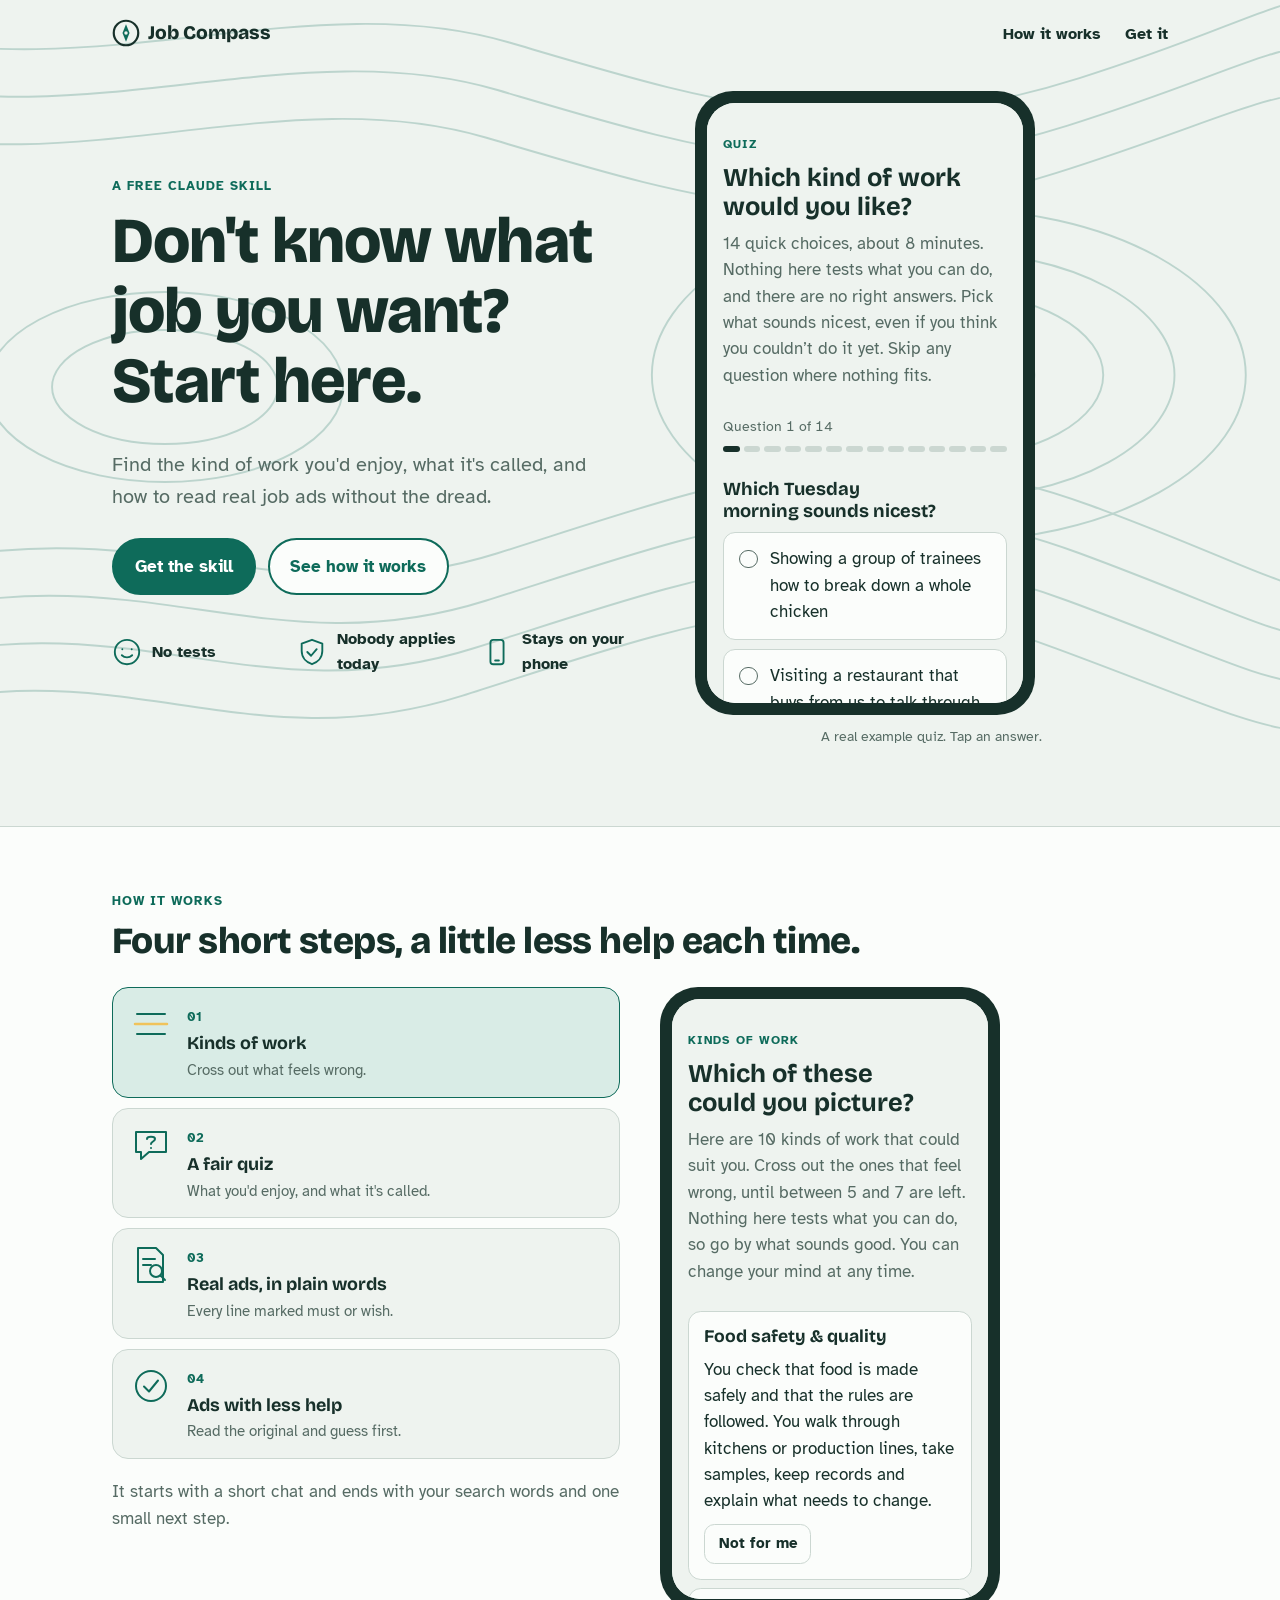
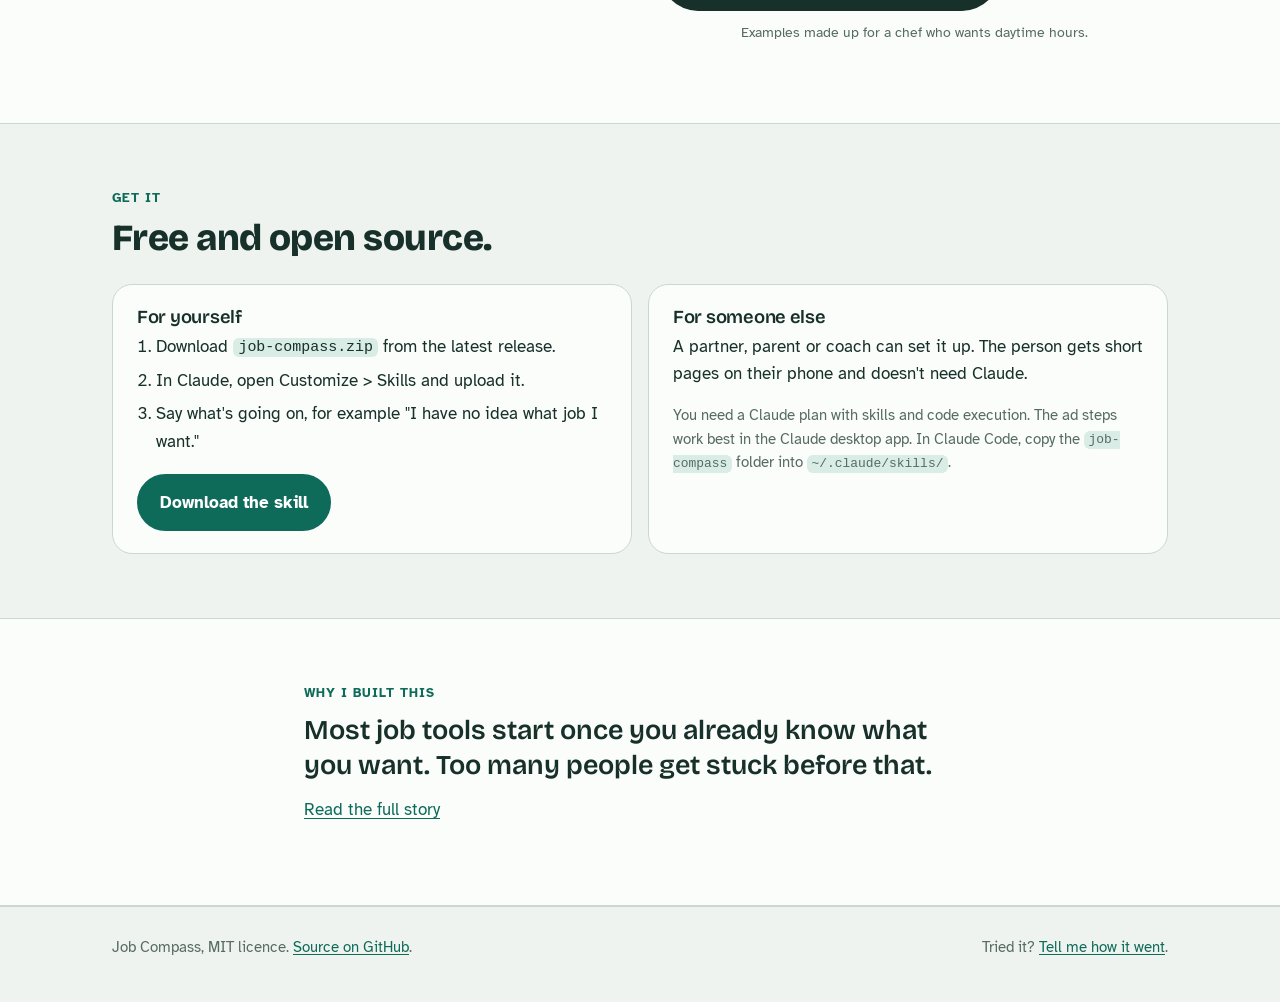
<file: docs/index.html>
<!doctype html>
<html lang="en">
<head>
<meta charset="utf-8">
<meta name="viewport" content="width=device-width, initial-scale=1">
<title>Job Compass</title>
<meta name="description" content="A free Claude skill for the time before the job search: find what kind of work you'd enjoy, what it's called, and how to read job ads.">
<link rel="preconnect" href="https://fonts.googleapis.com">
<link rel="preconnect" href="https://fonts.gstatic.com" crossorigin>
<link href="https://fonts.googleapis.com/css2?family=Atkinson+Hyperlegible:wght@400;700&family=Bricolage+Grotesque:opsz,wght@12..96,600;12..96,800&display=swap" rel="stylesheet">
<style>
:root {
  --bg: #EEF3EF; --surface: #FBFDFB; --ink: #17302A; --muted: #566B64; --line: #CBD7D1;
  --accent: #0E6B5A; --accent-ink: #FFFFFF; --accent-soft: #D9ECE6; --mark: #F0C35A; --mark-ink: #3A2A00;
  --contour: #0E6B5A;
  --font-display: "Bricolage Grotesque", "Trebuchet MS", "Segoe UI", system-ui, sans-serif;
  --font-body: "Atkinson Hyperlegible", "Segoe UI", system-ui, -apple-system, sans-serif;
  color-scheme: light;
}
@media (prefers-color-scheme: dark) {
  :root:not([data-theme="light"]) {
    --bg: #0F1715; --surface: #17221F; --ink: #E4EEE9; --muted: #9BB0A8; --line: #2B3A35;
    --accent: #58C7AE; --accent-ink: #06231D; --accent-soft: #1D3A33; --mark: #E3B04B; --mark-ink: #2A1E00;
    --contour: #58C7AE; color-scheme: dark;
  }
}
:root[data-theme="dark"] {
  --bg: #0F1715; --surface: #17221F; --ink: #E4EEE9; --muted: #9BB0A8; --line: #2B3A35;
  --accent: #58C7AE; --accent-ink: #06231D; --accent-soft: #1D3A33; --mark: #E3B04B; --mark-ink: #2A1E00;
  --contour: #58C7AE; color-scheme: dark;
}
*, *::before, *::after { box-sizing: border-box; }
html { -webkit-text-size-adjust: 100%; scroll-behavior: smooth; }
body { margin: 0; background: var(--bg); color: var(--ink); font-family: var(--font-body); font-size: 1.0625rem; line-height: 1.6; overflow-wrap: break-word; }
a { color: var(--accent); text-underline-offset: 0.15em; }
.wrap { max-width: 68rem; margin: 0 auto; padding: 0 16px; }
h1, h2, h3 { font-family: var(--font-display); line-height: 1.1; margin: 0 0 0.5em; letter-spacing: -0.015em; }
h1 { font-size: clamp(2.3rem, 6.2vw, 4rem); font-weight: 800; }
h2 { font-size: clamp(1.6rem, 3.6vw, 2.3rem); font-weight: 800; }
h3 { font-size: 1.15rem; font-weight: 600; margin-bottom: 0.3em; }
p { margin: 0 0 1em; }
.muted { color: var(--muted); }

/* header */
header.top { position: relative; z-index: 2; padding: 18px 0; }
header.top .wrap { display: flex; align-items: center; justify-content: space-between; gap: 12px; }
.brand { font-family: var(--font-display); font-weight: 800; font-size: 1.2rem; color: var(--ink); text-decoration: none; display: inline-flex; align-items: center; gap: 0.5rem; }
.brand svg { width: 28px; height: 28px; }
.top nav a { color: var(--ink); text-decoration: none; font-weight: 700; margin-left: 1.2rem; font-size: 0.98rem; }
.top nav a:hover { color: var(--accent); }
.brand, .top nav a { white-space: nowrap; }
@media (max-width: 420px) { .brand { font-size: 1.05rem; } .top nav a { margin-left: 0.8rem; font-size: 0.92rem; } }

/* hero with contour background */
.hero { position: relative; overflow: hidden; padding: 8px 0 64px; margin-top: -72px; padding-top: 96px; }
.contours { position: absolute; inset: 0; width: 100%; height: 100%; color: var(--contour); opacity: 0.22; pointer-events: none; }
.hero .grid { position: relative; display: grid; grid-template-columns: minmax(0, 1.15fr) minmax(0, 1fr); gap: 40px; align-items: center; }
@media (max-width: 860px) { .hero .grid { grid-template-columns: minmax(0, 1fr); gap: 32px; } }
.lede { font-size: 1.25rem; color: var(--muted); max-width: 30rem; }
.buttons { display: flex; flex-wrap: wrap; gap: 12px; margin-top: 1.6rem; }
.btn { display: inline-block; padding: 0.8rem 1.3rem; border-radius: 999px; font-weight: 700; text-decoration: none; border: 2px solid var(--accent); }
.btn.primary { background: var(--accent); color: var(--accent-ink); }
.btn.ghost { color: var(--accent); background: var(--surface); }
.btn:hover { filter: brightness(1.08); }

/* phone frame */
.phone { justify-self: center; width: 100%; max-width: 340px; background: var(--ink); border-radius: 38px; padding: 12px; }
.phone .screen { border-radius: 28px; overflow: hidden; background: var(--bg); height: 600px; }
.phone iframe { display: block; width: 100%; height: 100%; border: 0; }
.phone-note { text-align: center; font-size: 0.9rem; color: var(--muted); margin-top: 10px; }

/* promises */
.promises { display: grid; grid-template-columns: repeat(3, minmax(0, 1fr)); gap: 12px; margin-top: 2rem; max-width: 36rem; }
@media (max-width: 520px) { .promises { grid-template-columns: minmax(0, 1fr); } }
.promise { display: flex; align-items: center; gap: 10px; font-weight: 700; font-size: 0.98rem; }
.promise svg { flex: 0 0 auto; width: 30px; height: 30px; color: var(--accent); }

/* steps */
section { padding: 64px 0; }
section.band { background: var(--surface); border-top: 1px solid var(--line); border-bottom: 1px solid var(--line); }
.eyebrow { text-transform: uppercase; letter-spacing: 0.08em; font-size: 0.8rem; font-weight: 700; color: var(--accent); margin-bottom: 0.6rem; }
.steps-grid { display: grid; grid-template-columns: minmax(0, 1fr) minmax(0, 1fr); gap: 40px; align-items: start; margin-top: 1.6rem; }
@media (max-width: 860px) { .steps-grid { grid-template-columns: minmax(0, 1fr); } }
.tabs { display: grid; gap: 10px; }
.tab { display: grid; grid-template-columns: 44px minmax(0, 1fr); gap: 14px; align-items: start; text-align: left; width: 100%; padding: 14px 16px; border-radius: 16px; border: 1px solid var(--line); background: var(--bg); color: var(--ink); font: inherit; cursor: pointer; }
.tab:hover { border-color: var(--accent); }
.tab[aria-selected="true"] { border-color: var(--accent); background: var(--accent-soft); }
.tab svg { width: 44px; height: 44px; color: var(--accent); }
.tab .num { font-size: 0.8rem; font-weight: 700; color: var(--accent); letter-spacing: 0.05em; }
.tab b { display: block; font-family: var(--font-display); font-size: 1.12rem; }
.tab span.d { display: block; color: var(--muted); font-size: 0.96rem; }
.after { margin-top: 1.2rem; color: var(--muted); }

/* get it */
.cards { display: grid; grid-template-columns: repeat(2, minmax(0, 1fr)); gap: 16px; margin-top: 1.6rem; }
@media (max-width: 720px) { .cards { grid-template-columns: minmax(0, 1fr); } }
.card { background: var(--surface); border: 1px solid var(--line); border-radius: 20px; padding: 22px 24px; }
.card ol { padding-left: 1.2rem; margin: 0 0 1.2rem; }
.card li { margin-bottom: 0.4rem; }
.small { font-size: 0.92rem; color: var(--muted); }
code { font-family: ui-monospace, "SF Mono", Menlo, Consolas, monospace; font-size: 0.88em; background: var(--accent-soft); padding: 0.1em 0.35em; border-radius: 6px; }

/* why */
.why { max-width: 44rem; }
.why blockquote { margin: 0 0 0.8rem; font-family: var(--font-display); font-weight: 600; font-size: clamp(1.3rem, 2.8vw, 1.7rem); line-height: 1.3; }

footer { padding: 28px 0 44px; color: var(--muted); font-size: 0.95rem; border-top: 1px solid var(--line); }
footer .wrap { display: flex; flex-wrap: wrap; gap: 8px 24px; justify-content: space-between; }
</style>
</head>
<body>

<header class="top">
  <div class="wrap">
    <a class="brand" href="#">
      <svg viewBox="0 0 32 32" aria-hidden="true"><circle cx="16" cy="16" r="14" fill="none" stroke="currentColor" stroke-width="2.5"/><path d="M16 6 L20 16 L16 26 L12 16 Z" fill="var(--accent)"/><circle cx="16" cy="16" r="2" fill="var(--bg)"/></svg>
      Job Compass
    </a>
    <nav>
      <a href="#how">How it works</a>
      <a href="#get">Get it</a>
    </nav>
  </div>
</header>

<main>
  <div class="hero">
    <svg class="contours" viewBox="0 0 1200 700" preserveAspectRatio="xMidYMid slice" aria-hidden="true">
      <g fill="none" stroke="currentColor" stroke-width="1.6">
        <path d="M-50 610 C150 540 260 650 450 590 S760 480 950 550 S1150 640 1260 600"/>
        <path d="M-50 570 C160 500 270 610 460 550 S770 440 960 510 S1150 600 1260 560"/>
        <path d="M-50 530 C170 460 280 570 470 510 S780 400 970 470 S1150 560 1260 520"/>
        <path d="M-50 490 C180 420 290 530 480 470 S790 360 980 430 S1150 520 1260 480"/>
        <path d="M-50 110 C120 160 300 70 470 120 S760 210 950 150 S1150 60 1260 100"/>
        <path d="M-50 70 C130 120 310 30 480 80 S770 170 960 110 S1150 20 1260 60"/>
        <path d="M-50 30 C140 80 320 -10 490 40 S780 130 970 70 S1150 -20 1260 20"/>
        <ellipse cx="860" cy="320" rx="250" ry="140"/>
        <ellipse cx="860" cy="320" rx="190" ry="104"/>
        <ellipse cx="860" cy="320" rx="130" ry="70"/>
        <ellipse cx="860" cy="320" rx="72" ry="38"/>
        <ellipse cx="200" cy="330" rx="150" ry="80"/>
        <ellipse cx="200" cy="330" rx="95" ry="48"/>
      </g>
    </svg>
    <div class="wrap grid">
      <div>
        <p class="eyebrow">A free Claude skill</p>
        <h1>Don't know what job you want? Start here.</h1>
        <p class="lede">Find the kind of work you'd enjoy, what it's called, and how to read real job ads without the dread.</p>
        <div class="buttons">
          <a class="btn primary" href="#get">Get the skill</a>
          <a class="btn ghost" href="#how">See how it works</a>
        </div>
        <div class="promises">
          <div class="promise"><svg viewBox="0 0 32 32" fill="none" stroke="currentColor" stroke-width="2" stroke-linecap="round" stroke-linejoin="round" aria-hidden="true"><circle cx="16" cy="16" r="13"/><path d="M11 13h.01M21 13h.01M10.5 19.5c3 3 8 3 11 0"/></svg>No tests</div>
          <div class="promise"><svg viewBox="0 0 32 32" fill="none" stroke="currentColor" stroke-width="2" stroke-linecap="round" stroke-linejoin="round" aria-hidden="true"><path d="M16 3l11 4v8c0 7-5 12-11 14C10 27 5 22 5 15V7z"/><path d="M11 16l4 4 6-7"/></svg>Nobody applies today</div>
          <div class="promise"><svg viewBox="0 0 32 32" fill="none" stroke="currentColor" stroke-width="2" stroke-linecap="round" stroke-linejoin="round" aria-hidden="true"><rect x="9" y="3" width="14" height="26" rx="3"/><path d="M14 25h4"/></svg>Stays on your phone</div>
        </div>
      </div>
      <div>
        <div class="phone"><div class="screen"><iframe src="examples/2-quiz.html" title="Example quiz, try it"></iframe></div></div>
        <p class="phone-note">A real example quiz. Tap an answer.</p>
      </div>
    </div>
  </div>

  <section id="how" class="band">
    <div class="wrap">
      <p class="eyebrow">How it works</p>
      <h2>Four short steps, a little less help each time.</h2>
      <div class="steps-grid">
        <div>
          <div class="tabs" role="tablist" aria-label="The four steps">
            <button class="tab" role="tab" aria-selected="true" data-src="examples/1-pick.html">
              <svg viewBox="0 0 44 44" fill="none" stroke="currentColor" stroke-width="2" stroke-linecap="round" aria-hidden="true"><path d="M8 12h28M8 22h28M8 32h28"/><path d="M6 22h32" stroke-width="2.5" stroke="var(--mark)"/></svg>
              <span><span class="num">01</span><b>Kinds of work</b><span class="d">Cross out what feels wrong.</span></span>
            </button>
            <button class="tab" role="tab" aria-selected="false" data-src="examples/2-quiz.html">
              <svg viewBox="0 0 44 44" fill="none" stroke="currentColor" stroke-width="2" stroke-linecap="round" stroke-linejoin="round" aria-hidden="true"><path d="M7 9h30v20H20l-8 7v-7H7z"/><path d="M18 16c0-3 8-3 8 0 0 2.5-4 2.5-4 5M22 25h.01"/></svg>
              <span><span class="num">02</span><b>A fair quiz</b><span class="d">What you'd enjoy, and what it's called.</span></span>
            </button>
            <button class="tab" role="tab" aria-selected="false" data-src="examples/3-ads-translated.html">
              <svg viewBox="0 0 44 44" fill="none" stroke="currentColor" stroke-width="2" stroke-linecap="round" stroke-linejoin="round" aria-hidden="true"><path d="M9 5h18l7 7v27H9z"/><path d="M14 16h12M14 22h8"/><circle cx="27" cy="28" r="6"/><path d="M31.5 32.5L36 37"/></svg>
              <span><span class="num">03</span><b>Real ads, in plain words</b><span class="d">Every line marked must or wish.</span></span>
            </button>
            <button class="tab" role="tab" aria-selected="false" data-src="examples/4-ads-less-help.html">
              <svg viewBox="0 0 44 44" fill="none" stroke="currentColor" stroke-width="2" stroke-linecap="round" stroke-linejoin="round" aria-hidden="true"><circle cx="22" cy="22" r="15"/><path d="M15 22.5l5 5 9-11"/></svg>
              <span><span class="num">04</span><b>Ads with less help</b><span class="d">Read the original and guess first.</span></span>
            </button>
          </div>
          <p class="after">It starts with a short chat and ends with your search words and one small next step.</p>
        </div>
        <div>
          <div class="phone"><div class="screen"><iframe id="step-frame" src="examples/1-pick.html" title="Example page for the selected step" loading="lazy"></iframe></div></div>
          <p class="phone-note">Examples made up for a chef who wants daytime hours.</p>
        </div>
      </div>
    </div>
  </section>

  <section id="get">
    <div class="wrap">
      <p class="eyebrow">Get it</p>
      <h2>Free and open source.</h2>
      <div class="cards">
        <div class="card">
          <h3>For yourself</h3>
          <ol>
            <li>Download <code>job-compass.zip</code> from the latest release.</li>
            <li>In Claude, open Customize &gt; Skills and upload it.</li>
            <li>Say what's going on, for example "I have no idea what job I want."</li>
          </ol>
          <a class="btn primary" href="https://github.com/maaasyd/job-compass/releases">Download the skill</a>
        </div>
        <div class="card">
          <h3>For someone else</h3>
          <p>A partner, parent or coach can set it up. The person gets short pages on their phone and doesn't need Claude.</p>
          <p class="small">You need a Claude plan with skills and code execution. The ad steps work best in the Claude desktop app. In Claude Code, copy the <code>job-compass</code> folder into <code>~/.claude/skills/</code>.</p>
        </div>
      </div>
    </div>
  </section>

  <section class="band">
    <div class="wrap why">
      <p class="eyebrow">Why I built this</p>
      <blockquote>Most job tools start once you already know what you want. Too many people get stuck before that.</blockquote>
      <p class="muted"><a href="https://github.com/maaasyd/job-compass#why-i-built-this">Read the full story</a></p>
    </div>
  </section>
</main>

<footer>
  <div class="wrap">
    <span>Job Compass, MIT licence. <a href="https://github.com/maaasyd/job-compass">Source on GitHub</a>.</span>
    <span>Tried it? <a href="https://github.com/maaasyd/job-compass/issues">Tell me how it went</a>.</span>
  </div>
</footer>

<script>
(function () {
  var frame = document.getElementById('step-frame');
  var tabs = Array.prototype.slice.call(document.querySelectorAll('.tab'));
  tabs.forEach(function (tab) {
    tab.addEventListener('click', function () {
      tabs.forEach(function (t) { t.setAttribute('aria-selected', t === tab ? 'true' : 'false'); });
      frame.src = tab.getAttribute('data-src');
    });
  });
})();
</script>
</body>
</html>
</file>
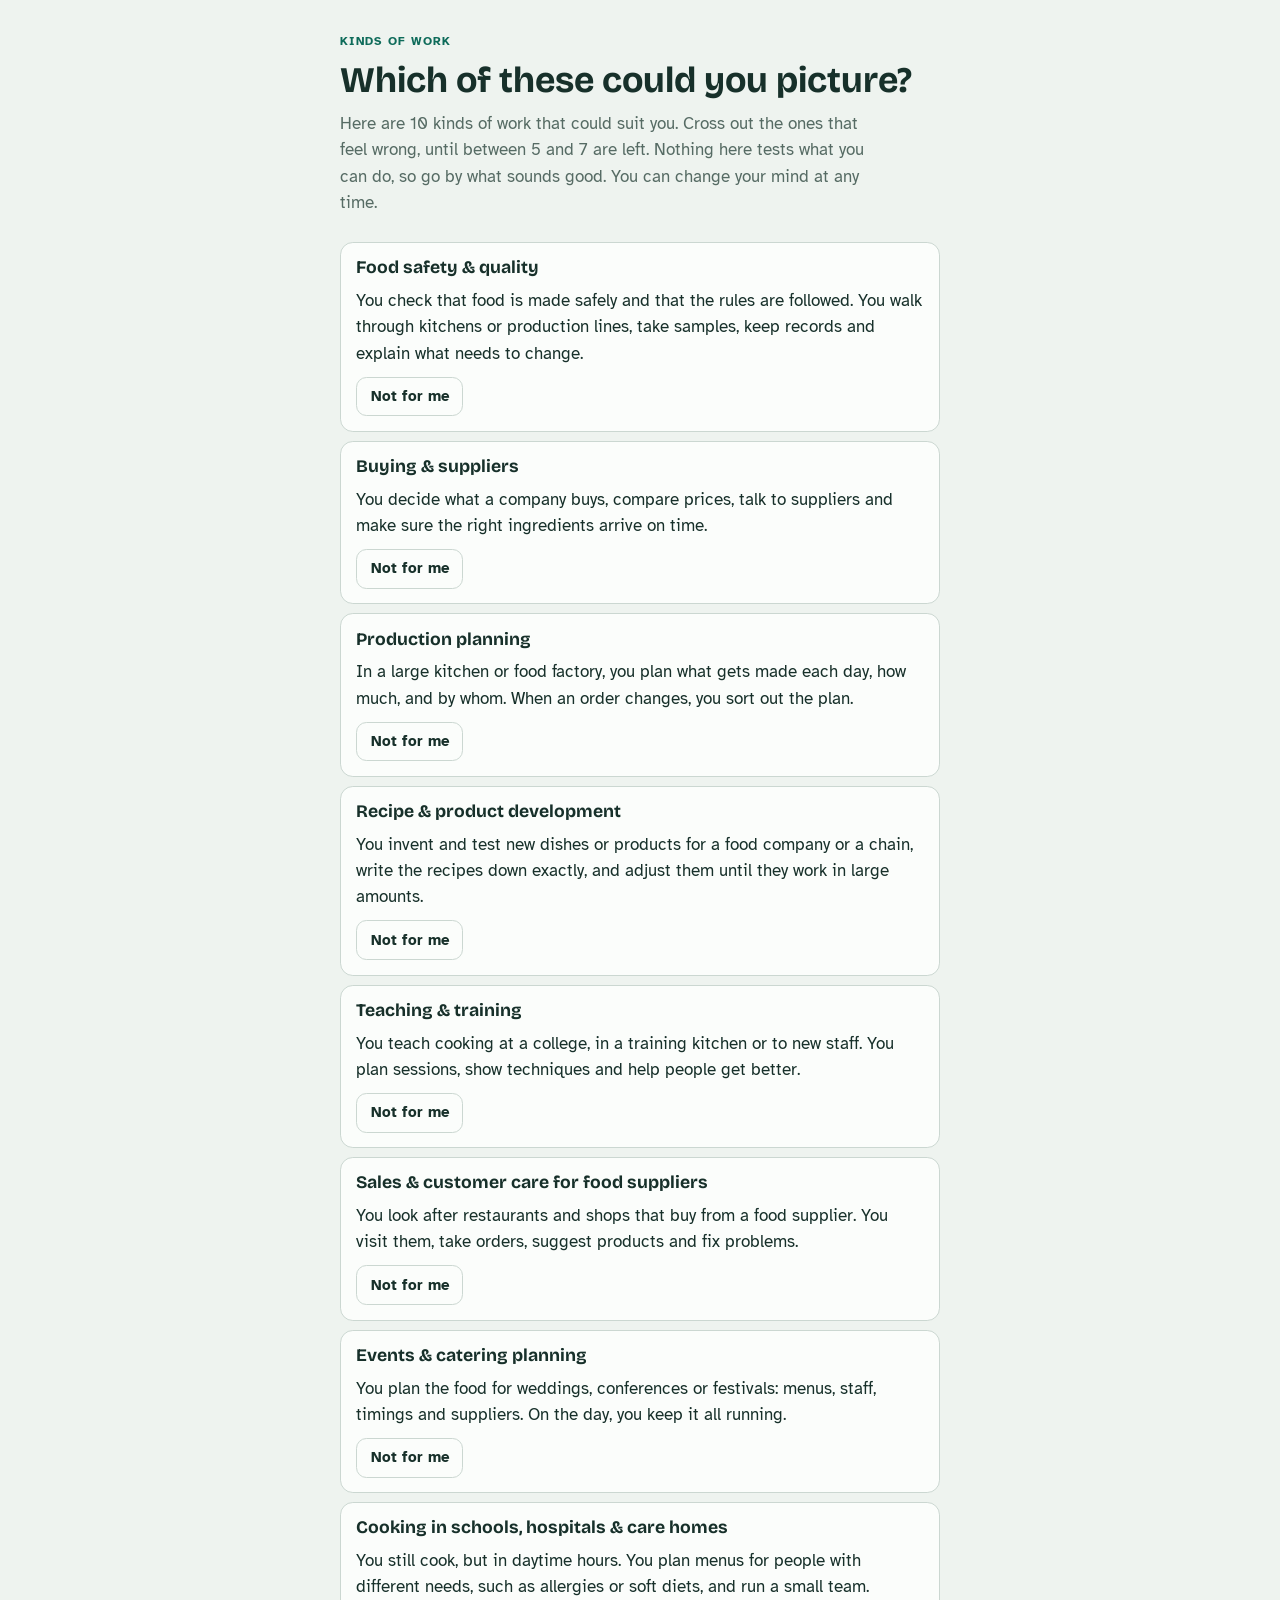
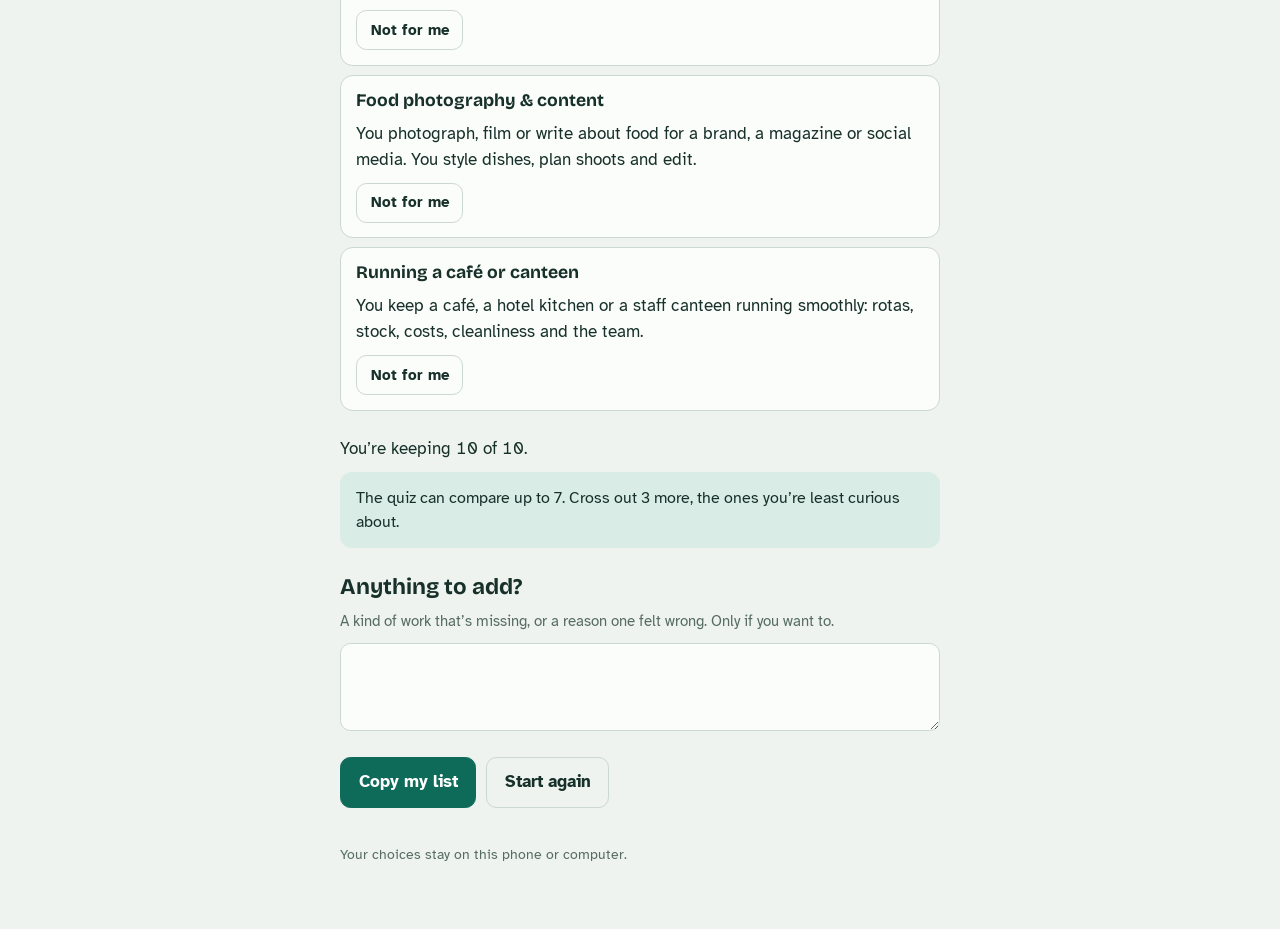
<file: docs/examples/1-pick.html>
<!doctype html>
<html lang="en">
<head>
<meta charset="utf-8">
<meta name="viewport" content="width=device-width, initial-scale=1, viewport-fit=cover">
<meta name="generator" content="Job Compass">
<title>Kinds of work</title>
<link rel="stylesheet" href="https://fonts.googleapis.com/css2?family=Atkinson+Hyperlegible:wght@400;700&family=Bricolage+Grotesque:opsz,wght@12..96,600;12..96,700&display=swap">
<style>
/* Job Compass pages: one narrow reading column, readable on a phone.
   Shared by all four templates. Colours are tokens so dark mode is one block. */
:root {
  --bg: #EEF3EF;
  --surface: #FBFDFB;
  --ink: #17302A;
  --muted: #566B64;
  --line: #CBD7D1;
  --accent: #0E6B5A;
  --accent-ink: #FFFFFF;
  --accent-soft: #D9ECE6;
  --mark: #F0C35A;
  --mark-ink: #3A2A00;
  --font-display: "Bricolage Grotesque", "Trebuchet MS", "Segoe UI", system-ui, sans-serif;
  --font-body: "Atkinson Hyperlegible", "Segoe UI", system-ui, -apple-system, sans-serif;
  color-scheme: light;
}
@media (prefers-color-scheme: dark) {
  :root:not([data-theme="light"]) {
    --bg: #0F1715;
    --surface: #17221F;
    --ink: #E4EEE9;
    --muted: #9BB0A8;
    --line: #2B3A35;
    --accent: #58C7AE;
    --accent-ink: #06231D;
    --accent-soft: #1D3A33;
    --mark: #E3B04B;
    --mark-ink: #2A1E00;
    color-scheme: dark;
  }
}
:root[data-theme="dark"] {
  --bg: #0F1715;
  --surface: #17221F;
  --ink: #E4EEE9;
  --muted: #9BB0A8;
  --line: #2B3A35;
  --accent: #58C7AE;
  --accent-ink: #06231D;
  --accent-soft: #1D3A33;
  --mark: #E3B04B;
  --mark-ink: #2A1E00;
  color-scheme: dark;
}

*, *::before, *::after { box-sizing: border-box; }
html { -webkit-text-size-adjust: 100%; }
body {
  margin: 0;
  background: var(--bg);
  color: var(--ink);
  font-family: var(--font-body);
  font-size: 1.0625rem;
  line-height: 1.55;
  overflow-wrap: break-word;
}
img { max-width: 100%; }
[hidden] { display: none !important; }
a { color: var(--accent); text-underline-offset: 0.15em; }

.wrap {
  max-width: 40rem;
  margin-inline: auto;
  padding-inline: 1rem;
  padding-block: 2rem 4rem;
  display: flex;
  flex-direction: column;
  gap: 1.6rem;
}
@media (min-width: 480px) { .wrap { padding-inline: 1.25rem; } }
.wrap p, .wrap h1, .wrap h2, .wrap ul, .wrap ol, .wrap dl, .wrap dd { margin: 0; }
.stack { display: flex; flex-direction: column; gap: 0.6rem; }
.waiting { color: var(--muted); }

/* headings */
.eyebrow {
  font-size: 0.78rem;
  font-weight: 700;
  letter-spacing: 0.09em;
  text-transform: uppercase;
  color: var(--accent);
}
h1 {
  font-family: var(--font-display);
  font-weight: 700;
  font-size: clamp(1.6rem, 5.8vw, 2.25rem);
  line-height: 1.12;
  text-wrap: balance;
}
h2 {
  font-family: var(--font-display);
  font-weight: 700;
  font-size: clamp(1.15rem, 4.4vw, 1.4rem);
  line-height: 1.2;
  text-wrap: balance;
  display: flex;
  gap: 0.6rem;
  align-items: baseline;
}
h1:focus, h2:focus { outline: none; }
h2 .num {
  flex: none;
  font-family: var(--font-body);
  font-size: 0.85rem;
  width: 1.6rem;
  height: 1.6rem;
  border-radius: 50%;
  background: var(--ink);
  color: var(--bg);
  display: inline-flex;
  align-items: center;
  justify-content: center;
  font-variant-numeric: tabular-nums;
}
.lede { color: var(--muted); max-width: 34rem; }
.hint { color: var(--muted); font-size: 0.95rem; }
.fine { color: var(--muted); font-size: 0.9rem; }
.note {
  background: var(--accent-soft);
  border-radius: 0.75rem;
  padding: 0.85rem 1rem;
  font-size: 0.98rem;
}
.rule { background: var(--accent-soft); border-radius: 0.75rem; padding: 0.9rem 1rem; }
.rule strong { display: block; }
hr { border: 0; border-top: 1px solid var(--line); margin: 0; }

/* progress */
.count { font-size: 0.9rem; color: var(--muted); font-variant-numeric: tabular-nums; }
.trail { display: grid; gap: 4px; }
.seg { height: 6px; border-radius: 3px; background: var(--line); }
.seg.done { background: var(--accent); }
.seg.skip { background: repeating-linear-gradient(90deg, var(--muted) 0 3px, transparent 3px 6px); }
.seg.now { background: var(--ink); }

/* buttons */
.btn, a.btn {
  font: inherit;
  font-weight: 700;
  border-radius: 0.65rem;
  padding: 0.7rem 1.1rem;
  border: 1.5px solid var(--accent);
  background: var(--accent);
  color: var(--accent-ink);
  cursor: pointer;
  text-decoration: none;
  display: inline-block;
  text-align: center;
}
.btn.quiet { background: transparent; color: var(--ink); border-color: var(--line); }
.btn.quiet:hover { border-color: var(--accent); }
.btn.quiet[aria-pressed="true"] { background: var(--accent-soft); border-color: var(--accent); }
.btn.small { padding: 0.45rem 0.85rem; font-size: 0.95rem; }
.btn:disabled { opacity: 0.45; cursor: default; }
:focus-visible { outline: 3px solid var(--accent); outline-offset: 2px; }
.row { display: flex; flex-wrap: wrap; gap: 0.625rem; justify-content: space-between; align-items: center; }
.row.start { justify-content: flex-start; }

/* chips */
.facts, .chips { list-style: none; padding: 0; display: flex; flex-wrap: wrap; gap: 0.4rem; }
.facts li, .chips li {
  border: 1px solid var(--line);
  border-radius: 999px;
  padding: 0.2rem 0.7rem;
  font-size: 0.93rem;
  background: var(--surface);
}

/* choice cards: quiz options, tasks, kinds of work */
.opts, .tasks, .cands { display: grid; gap: 0.55rem; }
.opt, .task {
  display: flex;
  gap: 0.75rem;
  align-items: flex-start;
  width: 100%;
  min-width: 0;
  text-align: left;
  font: inherit;
  color: inherit;
  background: var(--surface);
  border: 1.5px solid var(--line);
  border-radius: 0.75rem;
  padding: 0.85rem 0.95rem;
  cursor: pointer;
}
.opt:hover, .task:hover { border-color: var(--accent); }
.opt[aria-pressed="true"], .task[aria-pressed="true"] { background: var(--accent-soft); border-color: var(--accent); }
.task[aria-disabled="true"] { opacity: 0.55; cursor: default; }
.task[aria-disabled="true"]:hover { border-color: var(--line); }
.opt .dot {
  flex: none;
  width: 1.15rem;
  height: 1.15rem;
  margin-top: 0.2rem;
  border-radius: 50%;
  border: 1.5px solid var(--muted);
}
.opt[aria-pressed="true"] .dot {
  border-color: var(--accent);
  background: var(--accent);
  box-shadow: inset 0 0 0 3px var(--accent-soft);
}
.task .box {
  flex: none;
  width: 1.2rem;
  height: 1.2rem;
  margin-top: 0.18rem;
  border-radius: 0.3rem;
  border: 1.5px solid var(--muted);
  position: relative;
}
.task[aria-pressed="true"] .box { border-color: var(--accent); background: var(--accent); }
.task[aria-pressed="true"] .box::after {
  content: "";
  position: absolute;
  left: 0.32rem;
  top: 0.08rem;
  width: 0.32rem;
  height: 0.62rem;
  border-right: 2px solid var(--accent-ink);
  border-bottom: 2px solid var(--accent-ink);
  transform: rotate(45deg);
}
.opt .txt, .task .txt { min-width: 0; }

/* kinds of work to keep or cross out */
.cand {
  background: var(--surface);
  border: 1.5px solid var(--line);
  border-radius: 0.8rem;
  padding: 0.9rem 0.95rem;
  display: grid;
  gap: 0.6rem;
}
.cand .name { font-family: var(--font-display); font-weight: 700; font-size: 1.1rem; line-height: 1.2; }
.cand.out { background: transparent; border-style: dashed; }
.cand.out .name, .cand.out .day { color: var(--muted); text-decoration: line-through; text-decoration-thickness: 1px; }
.cand .row { justify-content: flex-start; }
.tally { font-variant-numeric: tabular-nums; }
textarea.free {
  width: 100%;
  min-height: 5.5rem;
  font: inherit;
  color: var(--ink);
  background: var(--surface);
  border: 1.5px solid var(--line);
  border-radius: 0.65rem;
  padding: 0.7rem 0.8rem;
}

/* quiz results */
.dirs { display: grid; gap: 0.75rem; }
.dir { background: var(--surface); border: 1.5px solid var(--line); border-radius: 0.875rem; }
.dir.top { border-color: var(--mark); }
.dir summary {
  cursor: pointer;
  list-style: none;
  padding: 1rem;
  display: grid;
  grid-template-columns: minmax(0, 1fr) auto auto;
  gap: 0.5rem 0.75rem;
  align-items: center;
  border-radius: 0.8rem;
}
.dir summary::-webkit-details-marker { display: none; }
.dir .name { font-family: var(--font-display); font-weight: 700; font-size: 1.15rem; line-height: 1.2; min-width: 0; }
.badge {
  display: inline-block;
  margin-bottom: 0.3rem;
  background: var(--mark);
  color: var(--mark-ink);
  font-family: var(--font-body);
  font-size: 0.72rem;
  font-weight: 700;
  letter-spacing: 0.07em;
  text-transform: uppercase;
  border-radius: 0.35rem;
  padding: 0.12rem 0.45rem;
}
.dir .score { font-size: 0.9rem; color: var(--muted); white-space: nowrap; font-variant-numeric: tabular-nums; }
.dir .chev {
  width: 0.6rem;
  height: 0.6rem;
  border-right: 2px solid var(--muted);
  border-bottom: 2px solid var(--muted);
  transform: rotate(45deg);
  margin: 0 0.2rem 0.2rem;
  transition: transform 0.15s;
}
.dir[open] .chev { transform: rotate(-135deg); margin-bottom: -0.2rem; }
.bar { height: 8px; border-radius: 4px; background: var(--line); overflow: hidden; }
.bar i { display: block; height: 100%; border-radius: 4px; background: var(--accent); }
.dir .bar { grid-column: 1 / -1; }
.dir .body { display: grid; gap: 0.95rem; padding: 1rem; border-top: 1px solid var(--line); }
.lab {
  font-size: 0.74rem;
  font-weight: 700;
  letter-spacing: 0.08em;
  text-transform: uppercase;
  color: var(--muted);
  margin-bottom: 0.25rem;
}
.where { color: var(--muted); font-size: 0.93rem; margin-top: 0.45rem; }
ul.titles { list-style: none; padding: 0; display: grid; gap: 0.5rem; }
ul.titles li { border-left: 3px solid var(--line); padding-left: 0.75rem; display: grid; gap: 0.05rem; }
ul.titles li span { color: var(--muted); font-size: 0.93rem; }
.searchbox { background: var(--surface); border: 1.5px solid var(--mark); border-radius: 0.875rem; padding: 1rem; }
.searchbox ul.chips li { background: var(--bg); }

/* job pages */
.called, .at { color: var(--muted); font-size: 0.98rem; }
.called b { color: var(--ink); }
.short { border-left: 3px solid var(--mark); padding-left: 0.85rem; }
.know { padding-left: 1.15rem; display: grid; gap: 0.4rem; }
.sub { font-weight: 700; }
.plain { display: grid; gap: 1.1rem; }

dl.words { display: grid; gap: 0.75rem; }
dl.words div { border-left: 3px solid var(--line); padding-left: 0.85rem; }
dl.words dt { font-weight: 700; }

.signals { display: grid; gap: 0.6rem; }
.signals div { border-left: 3px solid var(--line); padding-left: 0.85rem; }
.signals b { display: block; }
.signalbox { background: var(--surface); border: 1.5px solid var(--line); border-radius: 0.75rem; padding: 0.9rem 1rem; display: grid; gap: 0.6rem; }

.asks { list-style: none; padding: 0; display: grid; gap: 0.75rem; }
.asks li {
  background: var(--surface);
  border: 1.5px solid var(--line);
  border-radius: 0.75rem;
  padding: 0.85rem 0.95rem;
  display: grid;
  gap: 0.35rem;
}
.asks li.have { border-color: var(--mark); }
.tag {
  justify-self: start;
  font-size: 0.72rem;
  font-weight: 700;
  letter-spacing: 0.07em;
  text-transform: uppercase;
  border-radius: 0.35rem;
  padding: 0.12rem 0.45rem;
  border: 1px solid var(--line);
  color: var(--muted);
}
.tag.have { background: var(--mark); color: var(--mark-ink); border-color: var(--mark); }
.tag.must { color: var(--ink); border-color: var(--ink); }
.wrote { font-style: italic; }
.asks .why { color: var(--muted); font-size: 0.97rem; }
.signal { font-size: 0.93rem; }
.signal b { font-style: normal; }

/* explain-on-tap words */
div.words { display: grid; gap: 0.5rem; }
.word { background: var(--surface); border: 1.5px solid var(--line); border-radius: 0.75rem; }
.word.open { border-color: var(--accent); }
.word button {
  width: 100%;
  min-width: 0;
  display: flex;
  justify-content: space-between;
  align-items: baseline;
  gap: 0.75rem;
  text-align: left;
  font: inherit;
  font-weight: 700;
  color: inherit;
  background: none;
  border: 0;
  border-radius: 0.7rem;
  padding: 0.7rem 0.95rem;
  cursor: pointer;
}
.word button .q { flex: none; color: var(--muted); font-weight: 400; font-size: 0.9rem; }
.word.open button { cursor: default; }
.word.open button .q { display: none; }
.word .mean { padding: 0 0.95rem 0.8rem; }

/* must or wish */
.lines { display: grid; gap: 0.75rem; }
.linecard {
  background: var(--surface);
  border: 1.5px solid var(--line);
  border-radius: 0.75rem;
  padding: 0.85rem 0.95rem;
  display: grid;
  gap: 0.6rem;
}
.linecard .pick { display: flex; flex-wrap: wrap; gap: 0.4rem; }
.linecard .fb { border-top: 1px solid var(--line); padding-top: 0.6rem; }
.linecard .fb b { display: block; }

.react { display: flex; flex-wrap: wrap; gap: 0.5rem; }
.react .btn { flex: 1 1 9rem; }

/* summaries */
.sum { list-style: none; padding: 0; display: grid; gap: 0.6rem; }
.sum li {
  background: var(--surface);
  border: 1.5px solid var(--line);
  border-radius: 0.75rem;
  padding: 0.8rem 0.95rem;
  display: flex;
  flex-wrap: wrap;
  gap: 0.3rem 0.75rem;
  justify-content: space-between;
  align-items: baseline;
}
.sum .what { font-weight: 700; min-width: 0; flex: 1 1 14rem; }
.sum .said { color: var(--muted); white-space: nowrap; }
.sum li.yes { border-color: var(--mark); }
.sum li.yes .said { color: var(--ink); font-weight: 700; }
.kinds { display: grid; gap: 0.65rem; }
.kind { display: grid; grid-template-columns: minmax(0, 1fr) auto; gap: 0.3rem 0.75rem; align-items: baseline; }
.kind .n { color: var(--muted); font-size: 0.9rem; font-variant-numeric: tabular-nums; }
.kind .bar { grid-column: 1 / -1; }
.picked { padding-left: 1.15rem; display: grid; gap: 0.3rem; }

#copy-fallback {
  width: 100%;
  min-height: 11rem;
  font: inherit;
  font-size: 0.95rem;
  color: var(--ink);
  background: var(--surface);
  border: 1.5px solid var(--line);
  border-radius: 0.65rem;
  padding: 0.75rem;
}
@media (prefers-reduced-motion: reduce) { .dir .chev { transition: none; } }
@media print {
  .row, .react, #copy-fallback { display: none !important; }
  .dir .body { display: grid !important; }
}

</style>
</head>
<body>
<main class="wrap" id="app"><p class="waiting">This page has not started yet. If you still see this message after a few seconds, you are probably looking at a preview that blocks scripts. Save the file to your computer or phone and open it in a browser such as Chrome, Firefox or Safari.</p></main>
<script>window.JC_STRINGS = {"meta":{"lang":"en","locale":"en-GB","signalsChecked":true},"common":{"quoteOpen":"“","quoteClose":"”","waiting":"This page has not started yet. If you still see this message after a few seconds, you are probably looking at a preview that blocks scripts. Save the file to your computer or phone and open it in a browser such as Chrome, Firefox or Safari.","back":"Back","next":"Next","nextJob":"Next job","seeWhatIThought":"See what I thought","pickHint":"Pick up to {max} that sound best to you.","pickFull":"That's {max}. To pick a different one, untick one first.","react":{"yes":"I’d like this","maybe":"Not sure","no":"No thanks"},"reactTitle":"How does this job sound?","reactHint":"Go with your first feeling about the work itself.","copyFallbackLabel":"Your answers as text","resetYes":"Yes, clear them","resetNo":"Keep them","copyBlocked":"Copying is blocked here. The text is selected below, so you can copy it yourself.","copied":"Copied. Now paste it into the chat with Claude, or into a message to whoever sent you this page, and send it.","startAgain":"Start again","copyHeader":"Job Compass: {page}","jobCount":"Job {i} of {total}","nobodyApplying":"Nobody is applying to anything today.","noAnswer":"no answer","noAnswerYet":"No answer yet","copyKinds":"Tasks I picked, by kind:","copyPicked":"The tasks I picked:","whatYouThought":"What you thought","kindsTitle":"The kind of work you picked","kindsHint":"Counted across all the jobs.","noPicks":"You didn’t pick any tasks. That’s fine. Your reactions to the jobs already say something.","tasksN":{"one":"{n} task","other":"{n} tasks"},"pickedTitle":"The tasks you picked","nextStepTitle":"One small next step","copyWhatIThought":"Copy what I thought","lookAgain":"Look at the jobs again","resetJobsQuestion":"Clear everything you picked on this page?","adsFooter":"The ads were open on {date} and may have closed since. The plain-language parts are a rewording, so the original ad is always the reference. Your answers stay on this phone or computer."},"pick":{"eyebrow":"Kinds of work","title":"Which of these could you picture?","lede":"Here are {n} kinds of work that could suit you. Cross out the ones that feel wrong, until between {min} and {max} are left. Nothing here tests what you can do, so go by what sounds good. You can change your mind at any time.","crossOut":"Not for me","bringBack":"Bring it back","tally":"You’re keeping {n} of {total}.","tooMany":{"one":"The quiz can compare up to {max}. Cross out 1 more, the one you’re least curious about.","other":"The quiz can compare up to {max}. Cross out {n} more, the ones you’re least curious about."},"tooFew":"Fewer than {min} feel possible. That’s useful to know too. Send your list anyway, and you’ll get some new ones based on what you crossed out.","fine":"That works. Copy your list and send it back, and the quiz will be made from the ones you kept.","noteTitle":"Anything to add?","noteHint":"A kind of work that’s missing, or a reason one felt wrong. Only if you want to.","noteLabel":"Anything to add","copy":"Copy my list","copyName":"kinds of work","copyKept":"Keeping ({n}):","copyOut":"Crossed out ({n}):","copyNone":"none","copyNote":"Something to add:","resetQuestion":"Bring back everything you crossed out?","footer":"Your choices stay on this phone or computer."},"quiz":{"eyebrow":"Quiz","title":"Which kind of work would you like?","lede":"{n} quick choices, about {mins} minutes. Nothing here tests what you can do, and there are no right answers. Pick what sounds nicest, even if you think you couldn’t do it yet. Skip any question where nothing fits.","count":"Question {i} of {total}","skip":"Skip this one","resultsTitle":"Your kinds of work","resultsLede":"Sorted by how often you picked each one when it was offered. Read the top ones and notice which description feels right. That feeling counts for more than the number.","noneAnswered":"You skipped every question, so there is nothing to sort yet. You can still open each one below and read what the work is like.","fewAnswered":"You answered {n} of {total} questions, so treat this as a rough hint. Opening the descriptions and reading them will tell you more.","closeTop":"Your top two are close together. That’s common, and many real jobs mix both.","mostPicked":"Most picked","score":"{picked} of {offered}","notRated":"not rated","labDay":"A normal day","labTitles":"Job titles to search for","labBring":"What you already bring","labKnow":"Good to know","feelQuestion":"Does one of these feel right?","feelHint":"There’s no wrong answer here either.","feel":{"yes":"Yes","partly":"Partly","no":"Not really"},"feelNoNote":"That’s useful to know, not a failure. Copy your results and send them. The next set of kinds of work will be built from what you picked and what you skipped.","searchTitle":"Your search words","searchHint":"These are what the jobs are called, and the words that find them in job ads. They come from what you picked most. You don’t have to search now: the next step uses them to pick a few ads for you.","copySearch":"Search words:","copy":"Copy my results","review":"Look at my answers again","resetQuestion":"Clear all {n} answers?","copyName":"quiz results","copyPicked":"picked {picked} of {offered}","copySkipped":"Skipped questions: {n}","copyNoAnswer":"no answer","footer":"This is a starting point for a conversation, built from {n} questions about what you like. It is not a psychological test, and it says nothing about what you are able to do. Your answers stay on this phone or computer."},"signals":{"title":"How to tell a must from a wish","intro":"Ads mix fixed requirements with things they’d simply like. A few small words tell you which is which.","wish":{"label":"A wish","words":"“is a plus”, “is preferable”, “ideally”, “nice to have”, “an advantage”, “desirable”, “would be great”"},"must":{"label":"A must","words":"“mandatory”, “required”, “essential”, or a plain statement with no softening word"},"small":{"label":"A small must","words":"“first”, “basic”, “some”: a little is enough"},"neither":{"label":"Hard to measure","words":"Lines like “excellent communication skills” describe the person they imagine. Nobody can check them, so don’t count them against yourself."},"uncheckedNote":"Claude translated this list, so a word or two may be missing."},"tags":{"must":"Must","wish":"A wish","small":"A small must","neither":"Hard to measure","have":"You have this"},"kinds":{"data":"Numbers & data","write":"Reading & writing","org":"Organising","check":"Checking & rules","people":"Working with people","hands":"Hands-on work","create":"Making & designing"},"ads1":{"ruleText":"This is practice at reading job ads, and a way to notice which kinds of work sound good to you. You are judging these jobs. They are not judging you. Job ads are written in insider language, so each one comes with a word list.","eyebrow":"What the job is","calledPre":"The ad calls it ","calledPost":", at {employer}.","weekTitle":"A week in this job","wordsTitle":"Words from the ad","wordsHint":"Insider words from the ad, in plain language.","asksTitle":"What they ask for","asksHint":"Lines in quotation marks are copied from the ad.","signalPre":"The word that decides it: ","knowTitle":"Good to know","readOriginal":"Read the original ad","readOriginalPost":" if you’re curious. You don’t have to.","uncheckedChip":"Not checked word for word","copyName":"jobs translated","summaryEyebrow":"Jobs, translated","summaryLede":"You’ve now been through {n} real job ads. Here’s what you said about them.","summaryJobs":"The {n} jobs","nextYes":"If you like, open the original ad for a job you liked and read it through once. The words explained here will look familiar. That’s all.","nextYesNoWords":"If you like, open the original ad for a job you liked and look for the small words that decide must or wish, like “ideally” or “required”. That’s all.","nextNone":"None of them has to fit. Knowing what you don’t want narrows the search too. The tasks you picked are the useful part: they show what to look for in the next ads.","ruleTextNoWords":"This is practice at reading job ads, and a way to notice which kinds of work sound good to you. You are judging these jobs. They are not judging you. Job ads are written in insider language, so everything here is in plain words.","asksHintUnchecked":"This ad couldn’t be checked word for word, so these are in our own words, and must or wish is our best reading of it. The ad may also ask for a thing or two that isn’t listed here.","findWordPrompt":"If you’re curious, open the original ad and look for the small words from the box above, like “ideally” or “required”. They tell you for sure which lines are musts. A line with none of them is usually a must."},"ads2":{"ruleTitle":"This round works the other way round.","ruleTitleAlone":"Practice reading real job ads.","ruleText":"You read the real ad first. Then you choose which words you want explained, guess which requirements are fixed and which are only wishes, and compare your own picture of the job with a plain version. Each job takes about ten minutes, and you can stop after any of them. Nobody is applying to anything today.","eyebrow":"The ad says","at":"at {employer}","readTitle":"Read the ad","readHint":"The ad opens in a new tab, and this page stays open. Read it once, from top to bottom. You don’t need to understand every word. Then come back here.","openAd":"Open the ad","readHintPasted":"Read the ad you found once, from top to bottom. You don’t need to understand every word. Then come back here.","wordsTitle":"Words from the ad","wordsHint":"Tap a word if you want it explained. Leave the ones you already know.","explain":"explain","linesTitle":"Must or wish?","linesHint":"These lines are copied from the ad. Guess first, then see what the wording tells you. A wrong guess costs nothing.","guess":{"must":"Must","wish":"Wish","unsure":"Not sure"},"same":{"must":"That’s how the ad means it: a must.","wish":"That’s how the ad means it: a wish."},"means":{"must":"The ad means it as a must.","wish":"The ad means it as a wish."},"pictureTitle":"Your picture of the job","pictureHint":"Before you look: what would you do all day in this job? Say it in a sentence or two, out loud or in your head. Then compare.","showPlain":"Show the plain version","copyName":"jobs with less help","copyWords":"Words I wanted explained: {n} of {total}","copyNone":"none","copyLines":"Must or wish:","copyLine":"{employer} line {n}: I said {said}, the ad means {is}","copyNothing":"nothing","summaryEyebrow":"Jobs, with less help","summaryLede":"This time you read the original ads yourself.","wordsSummaryTitle":"The words","wordsNone":"You didn’t open any of the {total} word explanations.","wordsSome":"You wanted {n} of {total} words explained, and read the other {rest} without help.","wordsRoundOne":"In the first round, every word was explained for you.","linesSummaryTitle":"Must or wish","linesMatched":"You read {n} of {total} lines the way the ad means them.","signalsLead":"These are the words to look for in any ad:","noWords":"No insider words to explain in these lines."},"tagsProbably":{"must":"Probably a must","wish":"Probably a wish","small":"Probably a small must","neither":"Hard to measure","have":"You have this"}};</script>
<script>window.JC_DATA = {"page":"pick","title":"Kinds of work","candidates":[{"id":"safety","name":"Food safety & quality","day":"You check that food is made safely and that the rules are followed. You walk through kitchens or production lines, take samples, keep records and explain what needs to change."},{"id":"buying","name":"Buying & suppliers","day":"You decide what a company buys, compare prices, talk to suppliers and make sure the right ingredients arrive on time."},{"id":"production","name":"Production planning","day":"In a large kitchen or food factory, you plan what gets made each day, how much, and by whom. When an order changes, you sort out the plan."},{"id":"development","name":"Recipe & product development","day":"You invent and test new dishes or products for a food company or a chain, write the recipes down exactly, and adjust them until they work in large amounts."},{"id":"teaching","name":"Teaching & training","day":"You teach cooking at a college, in a training kitchen or to new staff. You plan sessions, show techniques and help people get better."},{"id":"sales","name":"Sales & customer care for food suppliers","day":"You look after restaurants and shops that buy from a food supplier. You visit them, take orders, suggest products and fix problems."},{"id":"events","name":"Events & catering planning","day":"You plan the food for weddings, conferences or festivals: menus, staff, timings and suppliers. On the day, you keep it all running."},{"id":"care","name":"Cooking in schools, hospitals & care homes","day":"You still cook, but in daytime hours. You plan menus for people with different needs, such as allergies or soft diets, and run a small team."},{"id":"media","name":"Food photography & content","day":"You photograph, film or write about food for a brand, a magazine or social media. You style dishes, plan shoots and edit."},{"id":"running","name":"Running a café or canteen","day":"You keep a café, a hotel kitchen or a staff canteen running smoothly: rotas, stock, costs, cleanliness and the team."}],"pageId":"2d506600de"};</script>
<script>
/* Job Compass shared page code.
   Every page gets: window.JC_DATA (the content Claude wrote), window.JC_STRINGS (page text),
   and this file. The page template then calls JC.boot(start). Nothing here talks to a server;
   progress stays in this browser's storage. */
var JC = (function () {
  'use strict';

  var DATA = window.JC_DATA || {};
  var S = window.JC_STRINGS || {};

  // ---- text -------------------------------------------------------------
  function lookup(key) {
    var parts = key.split('.'), v = S;
    for (var i = 0; i < parts.length; i++) {
      if (v == null || typeof v !== 'object') return null;
      v = v[parts[i]];
    }
    return v;
  }
  // t('quiz.count', {n: 3, total: 14}). Values may be {one, other} for plurals.
  function t(key, vars) {
    var v = lookup(key);
    if (v == null) { try { console.warn('Missing text: ' + key); } catch (e) {} return key; }
    if (typeof v === 'object' && !Array.isArray(v)) v = (vars && vars.n === 1) ? v.one : v.other;
    if (Array.isArray(v)) return v;
    return String(v).replace(/\{(\w+)\}/g, function (m, k) {
      return vars && vars[k] != null ? String(vars[k]) : m;
    });
  }

  // Quotation marks come from the page text, so a translation can use its own („…“ in German).
  function q(s) { return t('common.quoteOpen') + s + t('common.quoteClose'); }

  function niceDate(iso) {
    if (!iso) return '';
    var d = new Date(iso + 'T12:00:00Z');
    if (isNaN(d)) return iso;
    try {
      return d.toLocaleDateString(t('meta.locale'), { day: 'numeric', month: 'long', year: 'numeric', timeZone: 'UTC' });
    } catch (e) { return iso; }
  }

  // ---- DOM --------------------------------------------------------------
  function h(tag, props) {
    var n = document.createElement(tag), k, v, i, c;
    if (props) for (k in props) {
      v = props[k];
      if (v == null || v === false) continue;
      if (k === 'class') n.className = v;
      else if (k === 'text') n.textContent = v;
      else if (k === 'style') n.setAttribute('style', v);
      else if (k.slice(0, 2) === 'on') n.addEventListener(k.slice(2), v);
      else n.setAttribute(k, v === true ? '' : v);
    }
    for (i = 2; i < arguments.length; i++) {
      c = arguments[i];
      if (c == null || c === false) continue;
      if (Array.isArray(c)) c.forEach(function (x) { if (x != null && x !== false) n.append(x); });
      else n.append(c);
    }
    return n;
  }

  function section(title, hint) {
    var s = h('section', { class: 'stack' }, h('h2', null, h('span', { text: title })), hint && h('p', { class: 'hint', text: hint }));
    for (var i = 2; i < arguments.length; i++) if (arguments[i]) s.append(arguments[i]);
    return s;
  }

  function step(num, title, hint) {
    var s = h('section', { class: 'stack' },
      h('h2', null, num && h('span', { class: 'num', 'aria-hidden': 'true', text: String(num) }), h('span', { text: title })),
      hint && h('p', { class: 'hint', text: hint }));
    for (var i = 3; i < arguments.length; i++) if (arguments[i]) s.append(arguments[i]);
    return s;
  }

  function focusTitle(scroll) {
    if (scroll !== false) window.scrollTo(0, 0);
    var el = document.getElementById('focus-title');
    if (el) { try { el.focus({ preventScroll: true }); } catch (e) { el.focus(); } }
  }

  // ---- storage ----------------------------------------------------------
  // Each built page has its own pageId, so two people's pages on one device never mix.
  function store(name, valid) {
    var key = 'job-compass:' + name + ':' + (DATA.pageId || 'page');
    return {
      load: function () {
        try { var s = JSON.parse(localStorage.getItem(key) || 'null'); return valid(s) ? s : null; } catch (e) { return null; }
      },
      save: function (state) { try { localStorage.setItem(key, JSON.stringify(state)); } catch (e) {} },
      clear: function () { try { localStorage.removeItem(key); } catch (e) {} }
    };
  }

  function isIndexList(l, max) {
    return Array.isArray(l) && l.every(function (n, i) { return typeof n === 'number' && n % 1 === 0 && n >= 0 && n < max && l.indexOf(n) === i; });
  }

  // ---- pieces -----------------------------------------------------------
  function trail(label, total, current, stateOf) {
    var bar = h('div', { class: 'trail', role: 'img', 'aria-label': label, style: 'grid-template-columns:repeat(' + total + ',1fr)' });
    for (var n = 0; n < total; n++) {
      var st = n === current ? 'now' : stateOf(n);
      bar.append(h('span', { class: 'seg' + (st ? ' ' + st : '') }));
    }
    return h('div', { class: 'stack' }, h('p', { class: 'count', text: label }), bar);
  }

  // Up to `max` picks from a list of task texts. selected is an array of indexes, changed in place.
  function picker(idPrefix, texts, selected, max, onChange) {
    var list = h('div', { class: 'tasks' });
    var status = h('p', { class: 'hint', role: 'status' });
    var buttons = [];
    function paint() {
      var full = selected.length >= max;
      buttons.forEach(function (b, n) {
        var on = selected.indexOf(n) !== -1;
        b.setAttribute('aria-pressed', on ? 'true' : 'false');
        if (full && !on) b.setAttribute('aria-disabled', 'true'); else b.removeAttribute('aria-disabled');
      });
      status.textContent = full ? t('common.pickFull', { max: max }) : '';
    }
    texts.forEach(function (txt, n) {
      var b = h('button', { type: 'button', class: 'task', id: idPrefix + '-' + n, onclick: function () {
        var at = selected.indexOf(n);
        if (at !== -1) selected.splice(at, 1);
        else if (selected.length < max) selected.push(n);
        else return;
        paint();
        onChange();
      } }, h('span', { class: 'box', 'aria-hidden': 'true' }), h('span', { class: 'txt', text: txt }));
      buttons.push(b);
      list.append(b);
    });
    paint();
    return h('div', { class: 'stack' }, list, status);
  }

  // Three buttons: I'd like this / Not sure / No thanks. Tapping the chosen one again clears it.
  function reactions(idPrefix, current, onChange) {
    var box = h('div', { class: 'react' });
    var opts = ['yes', 'maybe', 'no'];
    opts.forEach(function (k) {
      box.append(h('button', { type: 'button', class: 'btn quiet', id: idPrefix + '-' + k,
        'aria-pressed': current() === k ? 'true' : 'false',
        onclick: function () {
          var next = current() === k ? null : k;
          onChange(next);
          Array.prototype.forEach.call(box.children, function (c) {
            c.setAttribute('aria-pressed', c.id === idPrefix + '-' + next ? 'true' : 'false');
          });
        } }, t('common.react.' + k)));
    });
    return box;
  }

  // Copy button with a manual fallback, plus "look again" and "start again" with a confirm step.
  function copyPanel(o) {
    var status = h('p', { class: 'fine', id: 'copy-status', role: 'status' });
    var fallback = h('textarea', { id: 'copy-fallback', readonly: true, hidden: true, 'aria-label': t('common.copyFallbackLabel') });
    var confirmRow = h('div', { class: 'row start', id: 'reset-confirm', hidden: true },
      h('span', { text: o.resetQuestion }),
      h('button', { type: 'button', class: 'btn', id: 'btn-reset-yes', onclick: o.onReset }, t('common.resetYes')),
      h('button', { type: 'button', class: 'btn quiet', id: 'btn-reset-no', onclick: function () { confirmRow.hidden = true; } }, t('common.resetNo')));
    function copy() {
      var text = o.getText();
      function manual() {
        fallback.hidden = false;
        fallback.value = text;
        fallback.focus();
        fallback.select();
        status.textContent = t('common.copyBlocked');
      }
      try {
        navigator.clipboard.writeText(text).then(function () {
          status.textContent = t('common.copied');
          fallback.value = text;
        }, manual);
      } catch (e) { manual(); }
    }
    return h('div', { class: 'stack' },
      h('div', { class: 'row start' },
        h('button', { type: 'button', class: 'btn', id: 'btn-copy', onclick: copy }, o.copyLabel),
        o.reviewLabel && h('button', { type: 'button', class: 'btn quiet', id: 'btn-review', onclick: o.onReview }, o.reviewLabel),
        h('button', { type: 'button', class: 'btn quiet', id: 'btn-reset', onclick: function () { confirmRow.hidden = false; } }, t('common.startAgain'))),
      confirmRow, status, fallback);
  }

  function bars(rows) {
    // rows: [{label, n}] already sorted. Only used for counts of the person's own picks.
    var max = Math.max.apply(null, rows.map(function (r) { return r.n; }).concat([1]));
    var box = h('div', { class: 'kinds' });
    rows.forEach(function (r) {
      box.append(h('div', { class: 'kind' },
        h('span', { text: r.label }),
        h('span', { class: 'n', text: r.count }),
        h('span', { class: 'bar', 'aria-hidden': 'true' }, h('i', { style: 'width:' + Math.round(r.n / max * 100) + '%' }))));
    });
    return box;
  }

  function header(lines) {
    // First line of every copied text names the page, so Claude knows what it is reading.
    return [t('common.copyHeader', { page: lines })];
  }

  // ---- start --------------------------------------------------------------
  function boot(start) {
    var app = document.getElementById('app');
    try { document.documentElement.lang = t('meta.lang'); } catch (e) {}
    if (DATA.title) document.title = DATA.title;
    var hot = window.claude && window.claude.hot;
    function go(saved) {
      app.textContent = '';
      start(app, saved || null);
    }
    try {
      if (hot && hot.ready) { hot.ready(go); return; }
    } catch (e) {}
    go((hot && hot.data) || null);
  }

  return {
    DATA: DATA, t: t, q: q, get: lookup, h: h, section: section, step: step, focusTitle: focusTitle, store: store,
    isIndexList: isIndexList, trail: trail, picker: picker, reactions: reactions, copyPanel: copyPanel,
    bars: bars, header: header, niceDate: niceDate, boot: boot
  };
})();

</script>
<script>
/* Step 1: kinds of work to keep or cross out.
   The person sees 8 to 10 kinds of work, each as one sentence about a normal day,
   and crosses out the ones that feel wrong. The quiz is then written for the ones they keep. */
(function () {
  'use strict';
  var t = JC.t, h = JC.h, D = JC.DATA;
  var C = D.candidates;
  var MIN = (D.keep && D.keep.min) || 5, MAX = (D.keep && D.keep.max) || 7;
  var ids = C.map(function (c) { return c.id; });

  function fresh() { return { out: [], note: '' }; }
  function valid(s) {
    return !!s && Array.isArray(s.out) && s.out.every(function (id) { return ids.indexOf(id) !== -1; }) && typeof s.note === 'string';
  }
  var store = JC.store('pick', valid);
  var state = fresh();
  var app;

  function kept() { return C.filter(function (c) { return state.out.indexOf(c.id) === -1; }); }
  function crossed() { return C.filter(function (c) { return state.out.indexOf(c.id) !== -1; }); }

  function guidance() {
    var n = kept().length;
    if (n > MAX) return t('pick.tooMany', { n: n - MAX, max: MAX });
    if (n < MIN) return t('pick.tooFew', { min: MIN });
    return t('pick.fine');
  }

  function text() {
    var lines = JC.header(t('pick.copyName'));
    var k = kept(), x = crossed();
    lines.push('');
    lines.push(t('pick.copyKept', { n: k.length }));
    k.forEach(function (c) { lines.push('- ' + c.name); });
    lines.push('');
    lines.push(t('pick.copyOut', { n: x.length }));
    if (!x.length) lines.push('- ' + t('pick.copyNone'));
    x.forEach(function (c) { lines.push('- ' + c.name); });
    if (state.note.trim()) { lines.push(''); lines.push(t('pick.copyNote')); lines.push(state.note.trim()); }
    return lines.join('\n');
  }

  function render() {
    app.textContent = '';
    app.append(h('header', { class: 'stack' },
      h('p', { class: 'eyebrow', text: t('pick.eyebrow') }),
      h('h1', { id: 'focus-title', tabindex: '-1', text: t('pick.title') }),
      h('p', { class: 'lede', text: t('pick.lede', { n: C.length, min: MIN, max: MAX }) })));

    var tally = h('p', { class: 'tally', role: 'status' });
    var guide = h('p', { class: 'note' });
    function paintTally() {
      tally.textContent = t('pick.tally', { n: kept().length, total: C.length });
      guide.textContent = guidance();
    }

    var list = h('div', { class: 'cands' });
    C.forEach(function (c) {
      var card = h('div', { class: 'cand' + (state.out.indexOf(c.id) !== -1 ? ' out' : ''), id: 'cand-' + c.id });
      var btn = h('button', { type: 'button', class: 'btn quiet small', id: 'toggle-' + c.id });
      function paint() {
        var isOut = state.out.indexOf(c.id) !== -1;
        card.className = 'cand' + (isOut ? ' out' : '');
        btn.textContent = isOut ? t('pick.bringBack') : t('pick.crossOut');
        btn.setAttribute('aria-pressed', isOut ? 'true' : 'false');
        btn.setAttribute('aria-label', (isOut ? t('pick.bringBack') : t('pick.crossOut')) + ': ' + c.name);
      }
      btn.addEventListener('click', function () {
        var at = state.out.indexOf(c.id);
        if (at === -1) state.out.push(c.id); else state.out.splice(at, 1);
        paint(); paintTally(); store.save(state);
      });
      paint();
      card.append(h('p', { class: 'name', text: c.name }), h('p', { class: 'day', text: c.day }), h('div', { class: 'row' }, btn));
      list.append(card);
    });
    app.append(list);
    paintTally();
    app.append(h('div', { class: 'stack' }, tally, guide));

    var note = h('textarea', { class: 'free', id: 'note', 'aria-label': t('pick.noteLabel') });
    note.value = state.note;
    note.addEventListener('input', function () { state.note = note.value; store.save(state); });
    app.append(JC.section(t('pick.noteTitle'), t('pick.noteHint'), note));

    app.append(JC.copyPanel({
      copyLabel: t('pick.copy'),
      getText: text,
      resetQuestion: t('pick.resetQuestion'),
      onReset: function () { state = fresh(); store.clear(); render(); JC.focusTitle(); }
    }));
    app.append(h('p', { class: 'fine', text: t('pick.footer') }));
  }

  JC.boot(function (root, saved) {
    app = root;
    var s = valid(saved) ? saved : store.load();
    if (s) state = { out: s.out.slice(), note: s.note };
    render();
  });
})();

</script>
</body>
</html>
</file>
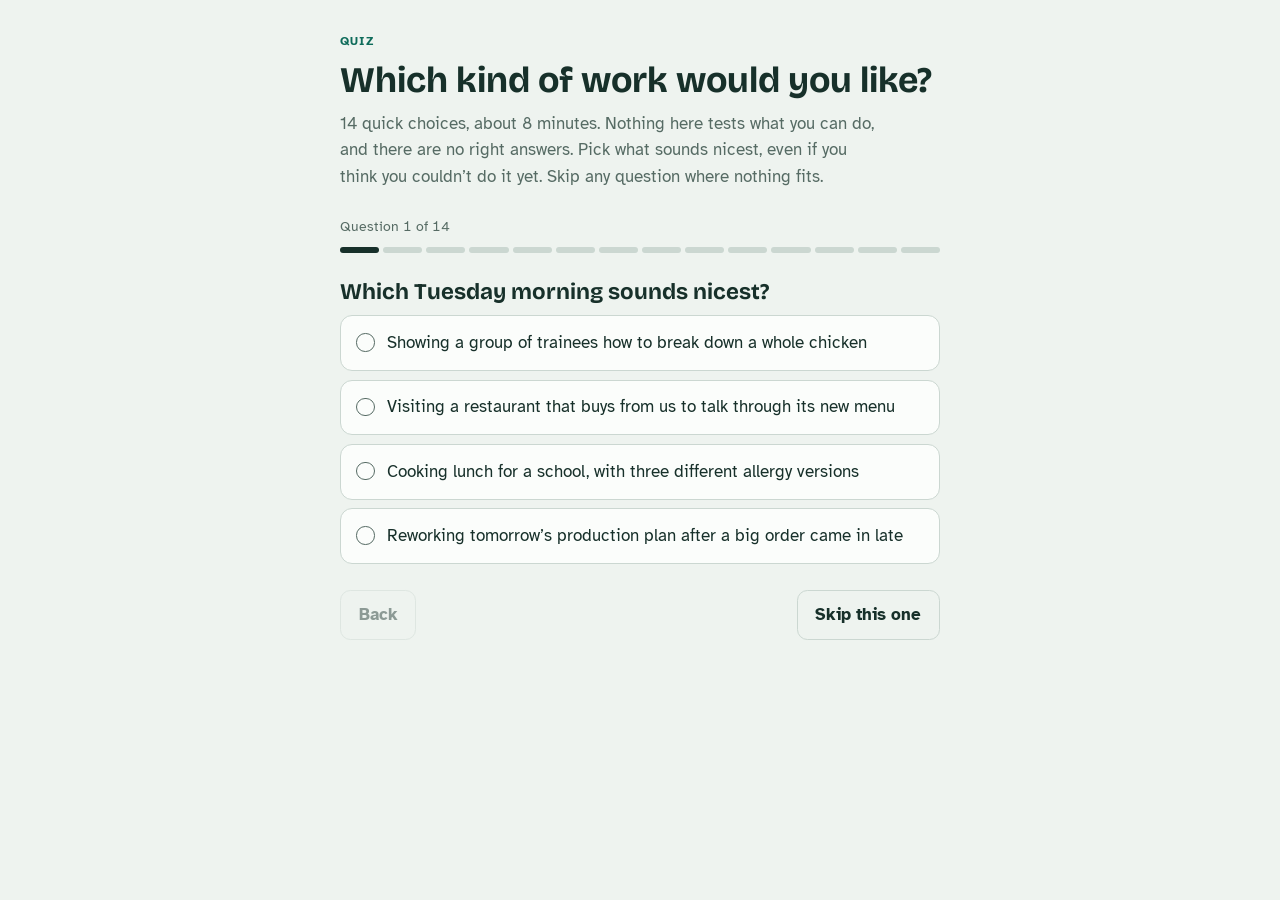
<file: docs/examples/2-quiz.html>
<!doctype html>
<html lang="en">
<head>
<meta charset="utf-8">
<meta name="viewport" content="width=device-width, initial-scale=1, viewport-fit=cover">
<meta name="generator" content="Job Compass">
<title>Kinds of work quiz</title>
<link rel="stylesheet" href="https://fonts.googleapis.com/css2?family=Atkinson+Hyperlegible:wght@400;700&family=Bricolage+Grotesque:opsz,wght@12..96,600;12..96,700&display=swap">
<style>
/* Job Compass pages: one narrow reading column, readable on a phone.
   Shared by all four templates. Colours are tokens so dark mode is one block. */
:root {
  --bg: #EEF3EF;
  --surface: #FBFDFB;
  --ink: #17302A;
  --muted: #566B64;
  --line: #CBD7D1;
  --accent: #0E6B5A;
  --accent-ink: #FFFFFF;
  --accent-soft: #D9ECE6;
  --mark: #F0C35A;
  --mark-ink: #3A2A00;
  --font-display: "Bricolage Grotesque", "Trebuchet MS", "Segoe UI", system-ui, sans-serif;
  --font-body: "Atkinson Hyperlegible", "Segoe UI", system-ui, -apple-system, sans-serif;
  color-scheme: light;
}
@media (prefers-color-scheme: dark) {
  :root:not([data-theme="light"]) {
    --bg: #0F1715;
    --surface: #17221F;
    --ink: #E4EEE9;
    --muted: #9BB0A8;
    --line: #2B3A35;
    --accent: #58C7AE;
    --accent-ink: #06231D;
    --accent-soft: #1D3A33;
    --mark: #E3B04B;
    --mark-ink: #2A1E00;
    color-scheme: dark;
  }
}
:root[data-theme="dark"] {
  --bg: #0F1715;
  --surface: #17221F;
  --ink: #E4EEE9;
  --muted: #9BB0A8;
  --line: #2B3A35;
  --accent: #58C7AE;
  --accent-ink: #06231D;
  --accent-soft: #1D3A33;
  --mark: #E3B04B;
  --mark-ink: #2A1E00;
  color-scheme: dark;
}

*, *::before, *::after { box-sizing: border-box; }
html { -webkit-text-size-adjust: 100%; }
body {
  margin: 0;
  background: var(--bg);
  color: var(--ink);
  font-family: var(--font-body);
  font-size: 1.0625rem;
  line-height: 1.55;
  overflow-wrap: break-word;
}
img { max-width: 100%; }
[hidden] { display: none !important; }
a { color: var(--accent); text-underline-offset: 0.15em; }

.wrap {
  max-width: 40rem;
  margin-inline: auto;
  padding-inline: 1rem;
  padding-block: 2rem 4rem;
  display: flex;
  flex-direction: column;
  gap: 1.6rem;
}
@media (min-width: 480px) { .wrap { padding-inline: 1.25rem; } }
.wrap p, .wrap h1, .wrap h2, .wrap ul, .wrap ol, .wrap dl, .wrap dd { margin: 0; }
.stack { display: flex; flex-direction: column; gap: 0.6rem; }
.waiting { color: var(--muted); }

/* headings */
.eyebrow {
  font-size: 0.78rem;
  font-weight: 700;
  letter-spacing: 0.09em;
  text-transform: uppercase;
  color: var(--accent);
}
h1 {
  font-family: var(--font-display);
  font-weight: 700;
  font-size: clamp(1.6rem, 5.8vw, 2.25rem);
  line-height: 1.12;
  text-wrap: balance;
}
h2 {
  font-family: var(--font-display);
  font-weight: 700;
  font-size: clamp(1.15rem, 4.4vw, 1.4rem);
  line-height: 1.2;
  text-wrap: balance;
  display: flex;
  gap: 0.6rem;
  align-items: baseline;
}
h1:focus, h2:focus { outline: none; }
h2 .num {
  flex: none;
  font-family: var(--font-body);
  font-size: 0.85rem;
  width: 1.6rem;
  height: 1.6rem;
  border-radius: 50%;
  background: var(--ink);
  color: var(--bg);
  display: inline-flex;
  align-items: center;
  justify-content: center;
  font-variant-numeric: tabular-nums;
}
.lede { color: var(--muted); max-width: 34rem; }
.hint { color: var(--muted); font-size: 0.95rem; }
.fine { color: var(--muted); font-size: 0.9rem; }
.note {
  background: var(--accent-soft);
  border-radius: 0.75rem;
  padding: 0.85rem 1rem;
  font-size: 0.98rem;
}
.rule { background: var(--accent-soft); border-radius: 0.75rem; padding: 0.9rem 1rem; }
.rule strong { display: block; }
hr { border: 0; border-top: 1px solid var(--line); margin: 0; }

/* progress */
.count { font-size: 0.9rem; color: var(--muted); font-variant-numeric: tabular-nums; }
.trail { display: grid; gap: 4px; }
.seg { height: 6px; border-radius: 3px; background: var(--line); }
.seg.done { background: var(--accent); }
.seg.skip { background: repeating-linear-gradient(90deg, var(--muted) 0 3px, transparent 3px 6px); }
.seg.now { background: var(--ink); }

/* buttons */
.btn, a.btn {
  font: inherit;
  font-weight: 700;
  border-radius: 0.65rem;
  padding: 0.7rem 1.1rem;
  border: 1.5px solid var(--accent);
  background: var(--accent);
  color: var(--accent-ink);
  cursor: pointer;
  text-decoration: none;
  display: inline-block;
  text-align: center;
}
.btn.quiet { background: transparent; color: var(--ink); border-color: var(--line); }
.btn.quiet:hover { border-color: var(--accent); }
.btn.quiet[aria-pressed="true"] { background: var(--accent-soft); border-color: var(--accent); }
.btn.small { padding: 0.45rem 0.85rem; font-size: 0.95rem; }
.btn:disabled { opacity: 0.45; cursor: default; }
:focus-visible { outline: 3px solid var(--accent); outline-offset: 2px; }
.row { display: flex; flex-wrap: wrap; gap: 0.625rem; justify-content: space-between; align-items: center; }
.row.start { justify-content: flex-start; }

/* chips */
.facts, .chips { list-style: none; padding: 0; display: flex; flex-wrap: wrap; gap: 0.4rem; }
.facts li, .chips li {
  border: 1px solid var(--line);
  border-radius: 999px;
  padding: 0.2rem 0.7rem;
  font-size: 0.93rem;
  background: var(--surface);
}

/* choice cards: quiz options, tasks, kinds of work */
.opts, .tasks, .cands { display: grid; gap: 0.55rem; }
.opt, .task {
  display: flex;
  gap: 0.75rem;
  align-items: flex-start;
  width: 100%;
  min-width: 0;
  text-align: left;
  font: inherit;
  color: inherit;
  background: var(--surface);
  border: 1.5px solid var(--line);
  border-radius: 0.75rem;
  padding: 0.85rem 0.95rem;
  cursor: pointer;
}
.opt:hover, .task:hover { border-color: var(--accent); }
.opt[aria-pressed="true"], .task[aria-pressed="true"] { background: var(--accent-soft); border-color: var(--accent); }
.task[aria-disabled="true"] { opacity: 0.55; cursor: default; }
.task[aria-disabled="true"]:hover { border-color: var(--line); }
.opt .dot {
  flex: none;
  width: 1.15rem;
  height: 1.15rem;
  margin-top: 0.2rem;
  border-radius: 50%;
  border: 1.5px solid var(--muted);
}
.opt[aria-pressed="true"] .dot {
  border-color: var(--accent);
  background: var(--accent);
  box-shadow: inset 0 0 0 3px var(--accent-soft);
}
.task .box {
  flex: none;
  width: 1.2rem;
  height: 1.2rem;
  margin-top: 0.18rem;
  border-radius: 0.3rem;
  border: 1.5px solid var(--muted);
  position: relative;
}
.task[aria-pressed="true"] .box { border-color: var(--accent); background: var(--accent); }
.task[aria-pressed="true"] .box::after {
  content: "";
  position: absolute;
  left: 0.32rem;
  top: 0.08rem;
  width: 0.32rem;
  height: 0.62rem;
  border-right: 2px solid var(--accent-ink);
  border-bottom: 2px solid var(--accent-ink);
  transform: rotate(45deg);
}
.opt .txt, .task .txt { min-width: 0; }

/* kinds of work to keep or cross out */
.cand {
  background: var(--surface);
  border: 1.5px solid var(--line);
  border-radius: 0.8rem;
  padding: 0.9rem 0.95rem;
  display: grid;
  gap: 0.6rem;
}
.cand .name { font-family: var(--font-display); font-weight: 700; font-size: 1.1rem; line-height: 1.2; }
.cand.out { background: transparent; border-style: dashed; }
.cand.out .name, .cand.out .day { color: var(--muted); text-decoration: line-through; text-decoration-thickness: 1px; }
.cand .row { justify-content: flex-start; }
.tally { font-variant-numeric: tabular-nums; }
textarea.free {
  width: 100%;
  min-height: 5.5rem;
  font: inherit;
  color: var(--ink);
  background: var(--surface);
  border: 1.5px solid var(--line);
  border-radius: 0.65rem;
  padding: 0.7rem 0.8rem;
}

/* quiz results */
.dirs { display: grid; gap: 0.75rem; }
.dir { background: var(--surface); border: 1.5px solid var(--line); border-radius: 0.875rem; }
.dir.top { border-color: var(--mark); }
.dir summary {
  cursor: pointer;
  list-style: none;
  padding: 1rem;
  display: grid;
  grid-template-columns: minmax(0, 1fr) auto auto;
  gap: 0.5rem 0.75rem;
  align-items: center;
  border-radius: 0.8rem;
}
.dir summary::-webkit-details-marker { display: none; }
.dir .name { font-family: var(--font-display); font-weight: 700; font-size: 1.15rem; line-height: 1.2; min-width: 0; }
.badge {
  display: inline-block;
  margin-bottom: 0.3rem;
  background: var(--mark);
  color: var(--mark-ink);
  font-family: var(--font-body);
  font-size: 0.72rem;
  font-weight: 700;
  letter-spacing: 0.07em;
  text-transform: uppercase;
  border-radius: 0.35rem;
  padding: 0.12rem 0.45rem;
}
.dir .score { font-size: 0.9rem; color: var(--muted); white-space: nowrap; font-variant-numeric: tabular-nums; }
.dir .chev {
  width: 0.6rem;
  height: 0.6rem;
  border-right: 2px solid var(--muted);
  border-bottom: 2px solid var(--muted);
  transform: rotate(45deg);
  margin: 0 0.2rem 0.2rem;
  transition: transform 0.15s;
}
.dir[open] .chev { transform: rotate(-135deg); margin-bottom: -0.2rem; }
.bar { height: 8px; border-radius: 4px; background: var(--line); overflow: hidden; }
.bar i { display: block; height: 100%; border-radius: 4px; background: var(--accent); }
.dir .bar { grid-column: 1 / -1; }
.dir .body { display: grid; gap: 0.95rem; padding: 1rem; border-top: 1px solid var(--line); }
.lab {
  font-size: 0.74rem;
  font-weight: 700;
  letter-spacing: 0.08em;
  text-transform: uppercase;
  color: var(--muted);
  margin-bottom: 0.25rem;
}
.where { color: var(--muted); font-size: 0.93rem; margin-top: 0.45rem; }
ul.titles { list-style: none; padding: 0; display: grid; gap: 0.5rem; }
ul.titles li { border-left: 3px solid var(--line); padding-left: 0.75rem; display: grid; gap: 0.05rem; }
ul.titles li span { color: var(--muted); font-size: 0.93rem; }
.searchbox { background: var(--surface); border: 1.5px solid var(--mark); border-radius: 0.875rem; padding: 1rem; }
.searchbox ul.chips li { background: var(--bg); }

/* job pages */
.called, .at { color: var(--muted); font-size: 0.98rem; }
.called b { color: var(--ink); }
.short { border-left: 3px solid var(--mark); padding-left: 0.85rem; }
.know { padding-left: 1.15rem; display: grid; gap: 0.4rem; }
.sub { font-weight: 700; }
.plain { display: grid; gap: 1.1rem; }

dl.words { display: grid; gap: 0.75rem; }
dl.words div { border-left: 3px solid var(--line); padding-left: 0.85rem; }
dl.words dt { font-weight: 700; }

.signals { display: grid; gap: 0.6rem; }
.signals div { border-left: 3px solid var(--line); padding-left: 0.85rem; }
.signals b { display: block; }
.signalbox { background: var(--surface); border: 1.5px solid var(--line); border-radius: 0.75rem; padding: 0.9rem 1rem; display: grid; gap: 0.6rem; }

.asks { list-style: none; padding: 0; display: grid; gap: 0.75rem; }
.asks li {
  background: var(--surface);
  border: 1.5px solid var(--line);
  border-radius: 0.75rem;
  padding: 0.85rem 0.95rem;
  display: grid;
  gap: 0.35rem;
}
.asks li.have { border-color: var(--mark); }
.tag {
  justify-self: start;
  font-size: 0.72rem;
  font-weight: 700;
  letter-spacing: 0.07em;
  text-transform: uppercase;
  border-radius: 0.35rem;
  padding: 0.12rem 0.45rem;
  border: 1px solid var(--line);
  color: var(--muted);
}
.tag.have { background: var(--mark); color: var(--mark-ink); border-color: var(--mark); }
.tag.must { color: var(--ink); border-color: var(--ink); }
.wrote { font-style: italic; }
.asks .why { color: var(--muted); font-size: 0.97rem; }
.signal { font-size: 0.93rem; }
.signal b { font-style: normal; }

/* explain-on-tap words */
div.words { display: grid; gap: 0.5rem; }
.word { background: var(--surface); border: 1.5px solid var(--line); border-radius: 0.75rem; }
.word.open { border-color: var(--accent); }
.word button {
  width: 100%;
  min-width: 0;
  display: flex;
  justify-content: space-between;
  align-items: baseline;
  gap: 0.75rem;
  text-align: left;
  font: inherit;
  font-weight: 700;
  color: inherit;
  background: none;
  border: 0;
  border-radius: 0.7rem;
  padding: 0.7rem 0.95rem;
  cursor: pointer;
}
.word button .q { flex: none; color: var(--muted); font-weight: 400; font-size: 0.9rem; }
.word.open button { cursor: default; }
.word.open button .q { display: none; }
.word .mean { padding: 0 0.95rem 0.8rem; }

/* must or wish */
.lines { display: grid; gap: 0.75rem; }
.linecard {
  background: var(--surface);
  border: 1.5px solid var(--line);
  border-radius: 0.75rem;
  padding: 0.85rem 0.95rem;
  display: grid;
  gap: 0.6rem;
}
.linecard .pick { display: flex; flex-wrap: wrap; gap: 0.4rem; }
.linecard .fb { border-top: 1px solid var(--line); padding-top: 0.6rem; }
.linecard .fb b { display: block; }

.react { display: flex; flex-wrap: wrap; gap: 0.5rem; }
.react .btn { flex: 1 1 9rem; }

/* summaries */
.sum { list-style: none; padding: 0; display: grid; gap: 0.6rem; }
.sum li {
  background: var(--surface);
  border: 1.5px solid var(--line);
  border-radius: 0.75rem;
  padding: 0.8rem 0.95rem;
  display: flex;
  flex-wrap: wrap;
  gap: 0.3rem 0.75rem;
  justify-content: space-between;
  align-items: baseline;
}
.sum .what { font-weight: 700; min-width: 0; flex: 1 1 14rem; }
.sum .said { color: var(--muted); white-space: nowrap; }
.sum li.yes { border-color: var(--mark); }
.sum li.yes .said { color: var(--ink); font-weight: 700; }
.kinds { display: grid; gap: 0.65rem; }
.kind { display: grid; grid-template-columns: minmax(0, 1fr) auto; gap: 0.3rem 0.75rem; align-items: baseline; }
.kind .n { color: var(--muted); font-size: 0.9rem; font-variant-numeric: tabular-nums; }
.kind .bar { grid-column: 1 / -1; }
.picked { padding-left: 1.15rem; display: grid; gap: 0.3rem; }

#copy-fallback {
  width: 100%;
  min-height: 11rem;
  font: inherit;
  font-size: 0.95rem;
  color: var(--ink);
  background: var(--surface);
  border: 1.5px solid var(--line);
  border-radius: 0.65rem;
  padding: 0.75rem;
}
@media (prefers-reduced-motion: reduce) { .dir .chev { transition: none; } }
@media print {
  .row, .react, #copy-fallback { display: none !important; }
  .dir .body { display: grid !important; }
}

</style>
</head>
<body>
<main class="wrap" id="app"><p class="waiting">This page has not started yet. If you still see this message after a few seconds, you are probably looking at a preview that blocks scripts. Save the file to your computer or phone and open it in a browser such as Chrome, Firefox or Safari.</p></main>
<script>window.JC_STRINGS = {"meta":{"lang":"en","locale":"en-GB","signalsChecked":true},"common":{"quoteOpen":"“","quoteClose":"”","waiting":"This page has not started yet. If you still see this message after a few seconds, you are probably looking at a preview that blocks scripts. Save the file to your computer or phone and open it in a browser such as Chrome, Firefox or Safari.","back":"Back","next":"Next","nextJob":"Next job","seeWhatIThought":"See what I thought","pickHint":"Pick up to {max} that sound best to you.","pickFull":"That's {max}. To pick a different one, untick one first.","react":{"yes":"I’d like this","maybe":"Not sure","no":"No thanks"},"reactTitle":"How does this job sound?","reactHint":"Go with your first feeling about the work itself.","copyFallbackLabel":"Your answers as text","resetYes":"Yes, clear them","resetNo":"Keep them","copyBlocked":"Copying is blocked here. The text is selected below, so you can copy it yourself.","copied":"Copied. Now paste it into the chat with Claude, or into a message to whoever sent you this page, and send it.","startAgain":"Start again","copyHeader":"Job Compass: {page}","jobCount":"Job {i} of {total}","nobodyApplying":"Nobody is applying to anything today.","noAnswer":"no answer","noAnswerYet":"No answer yet","copyKinds":"Tasks I picked, by kind:","copyPicked":"The tasks I picked:","whatYouThought":"What you thought","kindsTitle":"The kind of work you picked","kindsHint":"Counted across all the jobs.","noPicks":"You didn’t pick any tasks. That’s fine. Your reactions to the jobs already say something.","tasksN":{"one":"{n} task","other":"{n} tasks"},"pickedTitle":"The tasks you picked","nextStepTitle":"One small next step","copyWhatIThought":"Copy what I thought","lookAgain":"Look at the jobs again","resetJobsQuestion":"Clear everything you picked on this page?","adsFooter":"The ads were open on {date} and may have closed since. The plain-language parts are a rewording, so the original ad is always the reference. Your answers stay on this phone or computer."},"pick":{"eyebrow":"Kinds of work","title":"Which of these could you picture?","lede":"Here are {n} kinds of work that could suit you. Cross out the ones that feel wrong, until between {min} and {max} are left. Nothing here tests what you can do, so go by what sounds good. You can change your mind at any time.","crossOut":"Not for me","bringBack":"Bring it back","tally":"You’re keeping {n} of {total}.","tooMany":{"one":"The quiz can compare up to {max}. Cross out 1 more, the one you’re least curious about.","other":"The quiz can compare up to {max}. Cross out {n} more, the ones you’re least curious about."},"tooFew":"Fewer than {min} feel possible. That’s useful to know too. Send your list anyway, and you’ll get some new ones based on what you crossed out.","fine":"That works. Copy your list and send it back, and the quiz will be made from the ones you kept.","noteTitle":"Anything to add?","noteHint":"A kind of work that’s missing, or a reason one felt wrong. Only if you want to.","noteLabel":"Anything to add","copy":"Copy my list","copyName":"kinds of work","copyKept":"Keeping ({n}):","copyOut":"Crossed out ({n}):","copyNone":"none","copyNote":"Something to add:","resetQuestion":"Bring back everything you crossed out?","footer":"Your choices stay on this phone or computer."},"quiz":{"eyebrow":"Quiz","title":"Which kind of work would you like?","lede":"{n} quick choices, about {mins} minutes. Nothing here tests what you can do, and there are no right answers. Pick what sounds nicest, even if you think you couldn’t do it yet. Skip any question where nothing fits.","count":"Question {i} of {total}","skip":"Skip this one","resultsTitle":"Your kinds of work","resultsLede":"Sorted by how often you picked each one when it was offered. Read the top ones and notice which description feels right. That feeling counts for more than the number.","noneAnswered":"You skipped every question, so there is nothing to sort yet. You can still open each one below and read what the work is like.","fewAnswered":"You answered {n} of {total} questions, so treat this as a rough hint. Opening the descriptions and reading them will tell you more.","closeTop":"Your top two are close together. That’s common, and many real jobs mix both.","mostPicked":"Most picked","score":"{picked} of {offered}","notRated":"not rated","labDay":"A normal day","labTitles":"Job titles to search for","labBring":"What you already bring","labKnow":"Good to know","feelQuestion":"Does one of these feel right?","feelHint":"There’s no wrong answer here either.","feel":{"yes":"Yes","partly":"Partly","no":"Not really"},"feelNoNote":"That’s useful to know, not a failure. Copy your results and send them. The next set of kinds of work will be built from what you picked and what you skipped.","searchTitle":"Your search words","searchHint":"These are what the jobs are called, and the words that find them in job ads. They come from what you picked most. You don’t have to search now: the next step uses them to pick a few ads for you.","copySearch":"Search words:","copy":"Copy my results","review":"Look at my answers again","resetQuestion":"Clear all {n} answers?","copyName":"quiz results","copyPicked":"picked {picked} of {offered}","copySkipped":"Skipped questions: {n}","copyNoAnswer":"no answer","footer":"This is a starting point for a conversation, built from {n} questions about what you like. It is not a psychological test, and it says nothing about what you are able to do. Your answers stay on this phone or computer."},"signals":{"title":"How to tell a must from a wish","intro":"Ads mix fixed requirements with things they’d simply like. A few small words tell you which is which.","wish":{"label":"A wish","words":"“is a plus”, “is preferable”, “ideally”, “nice to have”, “an advantage”, “desirable”, “would be great”"},"must":{"label":"A must","words":"“mandatory”, “required”, “essential”, or a plain statement with no softening word"},"small":{"label":"A small must","words":"“first”, “basic”, “some”: a little is enough"},"neither":{"label":"Hard to measure","words":"Lines like “excellent communication skills” describe the person they imagine. Nobody can check them, so don’t count them against yourself."},"uncheckedNote":"Claude translated this list, so a word or two may be missing."},"tags":{"must":"Must","wish":"A wish","small":"A small must","neither":"Hard to measure","have":"You have this"},"kinds":{"data":"Numbers & data","write":"Reading & writing","org":"Organising","check":"Checking & rules","people":"Working with people","hands":"Hands-on work","create":"Making & designing"},"ads1":{"ruleText":"This is practice at reading job ads, and a way to notice which kinds of work sound good to you. You are judging these jobs. They are not judging you. Job ads are written in insider language, so each one comes with a word list.","eyebrow":"What the job is","calledPre":"The ad calls it ","calledPost":", at {employer}.","weekTitle":"A week in this job","wordsTitle":"Words from the ad","wordsHint":"Insider words from the ad, in plain language.","asksTitle":"What they ask for","asksHint":"Lines in quotation marks are copied from the ad.","signalPre":"The word that decides it: ","knowTitle":"Good to know","readOriginal":"Read the original ad","readOriginalPost":" if you’re curious. You don’t have to.","uncheckedChip":"Not checked word for word","copyName":"jobs translated","summaryEyebrow":"Jobs, translated","summaryLede":"You’ve now been through {n} real job ads. Here’s what you said about them.","summaryJobs":"The {n} jobs","nextYes":"If you like, open the original ad for a job you liked and read it through once. The words explained here will look familiar. That’s all.","nextYesNoWords":"If you like, open the original ad for a job you liked and look for the small words that decide must or wish, like “ideally” or “required”. That’s all.","nextNone":"None of them has to fit. Knowing what you don’t want narrows the search too. The tasks you picked are the useful part: they show what to look for in the next ads.","ruleTextNoWords":"This is practice at reading job ads, and a way to notice which kinds of work sound good to you. You are judging these jobs. They are not judging you. Job ads are written in insider language, so everything here is in plain words.","asksHintUnchecked":"This ad couldn’t be checked word for word, so these are in our own words, and must or wish is our best reading of it. The ad may also ask for a thing or two that isn’t listed here.","findWordPrompt":"If you’re curious, open the original ad and look for the small words from the box above, like “ideally” or “required”. They tell you for sure which lines are musts. A line with none of them is usually a must."},"ads2":{"ruleTitle":"This round works the other way round.","ruleTitleAlone":"Practice reading real job ads.","ruleText":"You read the real ad first. Then you choose which words you want explained, guess which requirements are fixed and which are only wishes, and compare your own picture of the job with a plain version. Each job takes about ten minutes, and you can stop after any of them. Nobody is applying to anything today.","eyebrow":"The ad says","at":"at {employer}","readTitle":"Read the ad","readHint":"The ad opens in a new tab, and this page stays open. Read it once, from top to bottom. You don’t need to understand every word. Then come back here.","openAd":"Open the ad","readHintPasted":"Read the ad you found once, from top to bottom. You don’t need to understand every word. Then come back here.","wordsTitle":"Words from the ad","wordsHint":"Tap a word if you want it explained. Leave the ones you already know.","explain":"explain","linesTitle":"Must or wish?","linesHint":"These lines are copied from the ad. Guess first, then see what the wording tells you. A wrong guess costs nothing.","guess":{"must":"Must","wish":"Wish","unsure":"Not sure"},"same":{"must":"That’s how the ad means it: a must.","wish":"That’s how the ad means it: a wish."},"means":{"must":"The ad means it as a must.","wish":"The ad means it as a wish."},"pictureTitle":"Your picture of the job","pictureHint":"Before you look: what would you do all day in this job? Say it in a sentence or two, out loud or in your head. Then compare.","showPlain":"Show the plain version","copyName":"jobs with less help","copyWords":"Words I wanted explained: {n} of {total}","copyNone":"none","copyLines":"Must or wish:","copyLine":"{employer} line {n}: I said {said}, the ad means {is}","copyNothing":"nothing","summaryEyebrow":"Jobs, with less help","summaryLede":"This time you read the original ads yourself.","wordsSummaryTitle":"The words","wordsNone":"You didn’t open any of the {total} word explanations.","wordsSome":"You wanted {n} of {total} words explained, and read the other {rest} without help.","wordsRoundOne":"In the first round, every word was explained for you.","linesSummaryTitle":"Must or wish","linesMatched":"You read {n} of {total} lines the way the ad means them.","signalsLead":"These are the words to look for in any ad:","noWords":"No insider words to explain in these lines."},"tagsProbably":{"must":"Probably a must","wish":"Probably a wish","small":"Probably a small must","neither":"Hard to measure","have":"You have this"}};</script>
<script>window.JC_DATA = {"page":"quiz","title":"Kinds of work quiz","directions":[{"id":"safety","name":"Food safety & quality","day":"You check that food is made safely and that the rules are followed. You walk through kitchens or production lines, take samples, keep records and explain what needs to change.","titles":["Quality Assistant","Food Safety Officer",{"title":"Technical Assistant (food)","meaning":"helps the team that looks after food safety and quality, not machines"},"Hygiene Auditor","Quality Technician"],"where":"Food factories, catering companies, supermarket suppliers and hotel groups.","bring":"Six years in restaurant kitchens, where food safety rules apply every day.","know":"Many of these jobs ask for a higher food safety certificate than kitchen staff need. Some employers pay for the course."},{"id":"buying","name":"Buying & suppliers","day":"You decide what a company buys, compare prices, talk to suppliers and make sure the right ingredients arrive on time.","titles":["Assistant Buyer","Purchasing Assistant","Buyer (food)","Supply Coordinator","Procurement Assistant"],"where":"Food wholesalers, restaurant groups, catering companies and food factories.","bring":"You said you enjoy ordering stock and dealing with suppliers. That is this job on a small scale.","know":"Most of the day is at a desk, on the phone and in spreadsheets. Search for “assistant buyer” first, because “buyer” on its own often means several years of experience."},{"id":"production","name":"Production planning","day":"In a large kitchen or food factory, you plan what gets made each day, how much, and by whom. When an order changes, you sort out the plan.","titles":["Production Planner","Production Coordinator","Production Supervisor (food)","Central Kitchen Supervisor"],"where":"Food factories, bakeries, central kitchens of restaurant chains and airline caterers.","bring":"Six years of kitchen services, each one a plan that has to come together at a fixed time.","know":"Factories often run early shifts. If daytime hours matter to you, check the hours in each ad."},{"id":"development","name":"Recipe & product development","day":"You invent and test new dishes or products for a food company or a chain, write the recipes down exactly, and adjust them until they work in large amounts.","titles":["Development Chef","Product Developer (food)","Culinary Development Assistant","Development Chef Assistant"],"where":"Food manufacturers, supermarket suppliers and restaurant chains.","bring":"Your training as a chef and six years of cooking. This is the direction closest to the cooking itself.","know":"These jobs are fewer than the others, and many sit in food factories that supply supermarkets. They usually have office hours."},{"id":"teaching","name":"Teaching & training","day":"You teach cooking at a college, in a training kitchen or to new staff. You plan sessions, show techniques and help people get better.","titles":["Chef Trainer","Catering Lecturer","Cookery School Tutor","Apprenticeship Trainer (hospitality)"],"where":"Colleges, cookery schools, training companies and large restaurant groups.","bring":"You said you like showing new cooks how things work. That is most of this job.","know":"College jobs may ask for a teaching certificate, which can often be done part-time while you work."},{"id":"sales","name":"Sales & customer care for food suppliers","day":"You look after restaurants and shops that buy from a food supplier. You visit them, take orders, suggest products and fix problems.","titles":[{"title":"Account Manager (food service)","meaning":"looks after the restaurants and cafés that already buy from a supplier"},"Field Sales Representative (food)","Customer Service Coordinator",{"title":"Business Development Chef","meaning":"a chef who cooks with a supplier’s products to show restaurants what they can do"}],"where":"Food wholesalers, drinks companies, equipment suppliers and specialist food producers.","bring":"You’ve been on the other side: you said you order stock and deal with suppliers in your kitchen.","know":"Sales jobs usually come with targets. Customer care jobs look after customers you already have. Check which one an ad really describes."},{"id":"care","name":"Cooking in schools, hospitals & care homes","day":"You still cook, but in daytime hours. You plan menus for people with different needs, such as allergies or soft diets, and run a small team.","titles":["School Cook","Kitchen Manager (schools)","Hospital Chef","Care Home Cook","Catering Supervisor"],"where":"School caterers, hospitals, care homes and councils.","bring":"Your six years of cooking, and these jobs mostly have the daytime hours you said you want.","know":"Pay is often by the hour, and school jobs may be term time only. Work out the yearly total before comparing."}],"questions":[{"q":"Which Tuesday morning sounds nicest?","options":[["production","Reworking tomorrow’s production plan after a big order came in late"],["teaching","Showing a group of trainees how to break down a whole chicken"],["sales","Visiting a restaurant that buys from us to talk through its new menu"],["care","Cooking lunch for a school, with three different allergy versions"]]},{"q":"Which finished piece of work would make you proudest?","options":[["safety","A kitchen that passed its inspection because of the changes I suggested"],["development","A new sauce on supermarket shelves, made from my recipe"],["sales","A customer who stayed with us for years because I looked after them"],["care","A care home menu that the residents look forward to"]]},{"q":"How much contact with people do you want in a working day?","options":[["safety","Some, mostly short visits and talks about what I found"],["buying","Lots of calls and emails with suppliers, from a desk"],["teaching","A room full of people for most of the day"],["care","A small team I know well, and the people we cook for"]]},{"q":"A delivery arrives with half the order missing. What do you want to do?","options":[["safety","Check whether what did arrive is safe to use"],["buying","Call the supplier and get the rest here this afternoon"],["production","Rework today’s plan around what we actually have"],["sales","Tell our customers early and offer them something else"]]},{"q":"Which part of a new menu would you want to work on?","options":[["buying","Finding suppliers and a good price for the ingredients"],["production","Working out how to make it in large amounts, on time"],["development","Creating and testing the dishes until they’re right"],["care","Making sure everyone can eat it, including special diets"]]},{"q":"Which compliment would mean the most to you?","options":[["safety","“Because of you, nobody got ill.”"],["production","“Everything was ready on time, as always.”"],["development","“I’ve never tasted anything like this.”"],["teaching","“You explained it so that I finally got it.”"]]},{"q":"Every job has some pressure. Which kind could you live with?","options":[["buying","Prices going up, and having to find a cheaper way"],["development","A launch date for a product that isn’t right yet"],["teaching","A class that isn’t getting it, with an exam coming"],["sales","A monthly target that shows clearly how I’m doing"]]},{"q":"How would you like your week to look?","options":[["buying","At a desk most days, with the odd visit to a supplier"],["teaching","A timetable of sessions that repeats every week"],["sales","On the road, visiting different customers each day"],["care","Monday to Friday, and home by mid-afternoon"]]},{"q":"Think of a good day in a kitchen. What made it good?","hint":"Any good day counts, even a small one.","options":[["safety","Everything was clean, labelled and in its place"],["production","A huge service went exactly to plan"],["sales","A regular came back to tell us how much they loved it"],["care","I cooked something simple that made someone’s day"]]},{"q":"A café wants to throw away less food. Which part is yours?","options":[["safety","Checking how food is stored and how long it really lasts"],["buying","Ordering smaller amounts, more often, from the right suppliers"],["development","Creating dishes that use up what’s left over"],["care","Planning portions so people get what they need, no more"]]},{"q":"Someone hands you a messy stock room. What do you most want to do?","options":[["safety","Throw out what’s past its date and label everything else"],["buying","Count it all and fix what we order next time"],["production","Plan the week’s cooking around what’s already there"],["teaching","Show the team a system so it stays tidy"]]},{"q":"Which sentence fits you?","options":[["buying","I like comparing options until I find the right deal"],["production","I like it when a plan works out exactly"],["development","I like trying something new to see if it works"],["sales","I like it when I can win someone over"]]},{"q":"What gives you energy at work?","options":[["production","Ticking off a long list and seeing things get done"],["development","Tasting, adjusting and tasting again"],["teaching","Seeing someone get better at something week by week"],["care","Knowing that what I cooked really mattered to someone"]]},{"q":"A food company gives you one month. Which task do you pick?","options":[["safety","Write clear food safety instructions for all their kitchens"],["development","Create a new vegetarian range for their shops"],["teaching","Plan and run the training for their new kitchen staff"],["sales","Win five new restaurants as customers"]]}],"pageId":"698e521667"};</script>
<script>
/* Job Compass shared page code.
   Every page gets: window.JC_DATA (the content Claude wrote), window.JC_STRINGS (page text),
   and this file. The page template then calls JC.boot(start). Nothing here talks to a server;
   progress stays in this browser's storage. */
var JC = (function () {
  'use strict';

  var DATA = window.JC_DATA || {};
  var S = window.JC_STRINGS || {};

  // ---- text -------------------------------------------------------------
  function lookup(key) {
    var parts = key.split('.'), v = S;
    for (var i = 0; i < parts.length; i++) {
      if (v == null || typeof v !== 'object') return null;
      v = v[parts[i]];
    }
    return v;
  }
  // t('quiz.count', {n: 3, total: 14}). Values may be {one, other} for plurals.
  function t(key, vars) {
    var v = lookup(key);
    if (v == null) { try { console.warn('Missing text: ' + key); } catch (e) {} return key; }
    if (typeof v === 'object' && !Array.isArray(v)) v = (vars && vars.n === 1) ? v.one : v.other;
    if (Array.isArray(v)) return v;
    return String(v).replace(/\{(\w+)\}/g, function (m, k) {
      return vars && vars[k] != null ? String(vars[k]) : m;
    });
  }

  // Quotation marks come from the page text, so a translation can use its own („…“ in German).
  function q(s) { return t('common.quoteOpen') + s + t('common.quoteClose'); }

  function niceDate(iso) {
    if (!iso) return '';
    var d = new Date(iso + 'T12:00:00Z');
    if (isNaN(d)) return iso;
    try {
      return d.toLocaleDateString(t('meta.locale'), { day: 'numeric', month: 'long', year: 'numeric', timeZone: 'UTC' });
    } catch (e) { return iso; }
  }

  // ---- DOM --------------------------------------------------------------
  function h(tag, props) {
    var n = document.createElement(tag), k, v, i, c;
    if (props) for (k in props) {
      v = props[k];
      if (v == null || v === false) continue;
      if (k === 'class') n.className = v;
      else if (k === 'text') n.textContent = v;
      else if (k === 'style') n.setAttribute('style', v);
      else if (k.slice(0, 2) === 'on') n.addEventListener(k.slice(2), v);
      else n.setAttribute(k, v === true ? '' : v);
    }
    for (i = 2; i < arguments.length; i++) {
      c = arguments[i];
      if (c == null || c === false) continue;
      if (Array.isArray(c)) c.forEach(function (x) { if (x != null && x !== false) n.append(x); });
      else n.append(c);
    }
    return n;
  }

  function section(title, hint) {
    var s = h('section', { class: 'stack' }, h('h2', null, h('span', { text: title })), hint && h('p', { class: 'hint', text: hint }));
    for (var i = 2; i < arguments.length; i++) if (arguments[i]) s.append(arguments[i]);
    return s;
  }

  function step(num, title, hint) {
    var s = h('section', { class: 'stack' },
      h('h2', null, num && h('span', { class: 'num', 'aria-hidden': 'true', text: String(num) }), h('span', { text: title })),
      hint && h('p', { class: 'hint', text: hint }));
    for (var i = 3; i < arguments.length; i++) if (arguments[i]) s.append(arguments[i]);
    return s;
  }

  function focusTitle(scroll) {
    if (scroll !== false) window.scrollTo(0, 0);
    var el = document.getElementById('focus-title');
    if (el) { try { el.focus({ preventScroll: true }); } catch (e) { el.focus(); } }
  }

  // ---- storage ----------------------------------------------------------
  // Each built page has its own pageId, so two people's pages on one device never mix.
  function store(name, valid) {
    var key = 'job-compass:' + name + ':' + (DATA.pageId || 'page');
    return {
      load: function () {
        try { var s = JSON.parse(localStorage.getItem(key) || 'null'); return valid(s) ? s : null; } catch (e) { return null; }
      },
      save: function (state) { try { localStorage.setItem(key, JSON.stringify(state)); } catch (e) {} },
      clear: function () { try { localStorage.removeItem(key); } catch (e) {} }
    };
  }

  function isIndexList(l, max) {
    return Array.isArray(l) && l.every(function (n, i) { return typeof n === 'number' && n % 1 === 0 && n >= 0 && n < max && l.indexOf(n) === i; });
  }

  // ---- pieces -----------------------------------------------------------
  function trail(label, total, current, stateOf) {
    var bar = h('div', { class: 'trail', role: 'img', 'aria-label': label, style: 'grid-template-columns:repeat(' + total + ',1fr)' });
    for (var n = 0; n < total; n++) {
      var st = n === current ? 'now' : stateOf(n);
      bar.append(h('span', { class: 'seg' + (st ? ' ' + st : '') }));
    }
    return h('div', { class: 'stack' }, h('p', { class: 'count', text: label }), bar);
  }

  // Up to `max` picks from a list of task texts. selected is an array of indexes, changed in place.
  function picker(idPrefix, texts, selected, max, onChange) {
    var list = h('div', { class: 'tasks' });
    var status = h('p', { class: 'hint', role: 'status' });
    var buttons = [];
    function paint() {
      var full = selected.length >= max;
      buttons.forEach(function (b, n) {
        var on = selected.indexOf(n) !== -1;
        b.setAttribute('aria-pressed', on ? 'true' : 'false');
        if (full && !on) b.setAttribute('aria-disabled', 'true'); else b.removeAttribute('aria-disabled');
      });
      status.textContent = full ? t('common.pickFull', { max: max }) : '';
    }
    texts.forEach(function (txt, n) {
      var b = h('button', { type: 'button', class: 'task', id: idPrefix + '-' + n, onclick: function () {
        var at = selected.indexOf(n);
        if (at !== -1) selected.splice(at, 1);
        else if (selected.length < max) selected.push(n);
        else return;
        paint();
        onChange();
      } }, h('span', { class: 'box', 'aria-hidden': 'true' }), h('span', { class: 'txt', text: txt }));
      buttons.push(b);
      list.append(b);
    });
    paint();
    return h('div', { class: 'stack' }, list, status);
  }

  // Three buttons: I'd like this / Not sure / No thanks. Tapping the chosen one again clears it.
  function reactions(idPrefix, current, onChange) {
    var box = h('div', { class: 'react' });
    var opts = ['yes', 'maybe', 'no'];
    opts.forEach(function (k) {
      box.append(h('button', { type: 'button', class: 'btn quiet', id: idPrefix + '-' + k,
        'aria-pressed': current() === k ? 'true' : 'false',
        onclick: function () {
          var next = current() === k ? null : k;
          onChange(next);
          Array.prototype.forEach.call(box.children, function (c) {
            c.setAttribute('aria-pressed', c.id === idPrefix + '-' + next ? 'true' : 'false');
          });
        } }, t('common.react.' + k)));
    });
    return box;
  }

  // Copy button with a manual fallback, plus "look again" and "start again" with a confirm step.
  function copyPanel(o) {
    var status = h('p', { class: 'fine', id: 'copy-status', role: 'status' });
    var fallback = h('textarea', { id: 'copy-fallback', readonly: true, hidden: true, 'aria-label': t('common.copyFallbackLabel') });
    var confirmRow = h('div', { class: 'row start', id: 'reset-confirm', hidden: true },
      h('span', { text: o.resetQuestion }),
      h('button', { type: 'button', class: 'btn', id: 'btn-reset-yes', onclick: o.onReset }, t('common.resetYes')),
      h('button', { type: 'button', class: 'btn quiet', id: 'btn-reset-no', onclick: function () { confirmRow.hidden = true; } }, t('common.resetNo')));
    function copy() {
      var text = o.getText();
      function manual() {
        fallback.hidden = false;
        fallback.value = text;
        fallback.focus();
        fallback.select();
        status.textContent = t('common.copyBlocked');
      }
      try {
        navigator.clipboard.writeText(text).then(function () {
          status.textContent = t('common.copied');
          fallback.value = text;
        }, manual);
      } catch (e) { manual(); }
    }
    return h('div', { class: 'stack' },
      h('div', { class: 'row start' },
        h('button', { type: 'button', class: 'btn', id: 'btn-copy', onclick: copy }, o.copyLabel),
        o.reviewLabel && h('button', { type: 'button', class: 'btn quiet', id: 'btn-review', onclick: o.onReview }, o.reviewLabel),
        h('button', { type: 'button', class: 'btn quiet', id: 'btn-reset', onclick: function () { confirmRow.hidden = false; } }, t('common.startAgain'))),
      confirmRow, status, fallback);
  }

  function bars(rows) {
    // rows: [{label, n}] already sorted. Only used for counts of the person's own picks.
    var max = Math.max.apply(null, rows.map(function (r) { return r.n; }).concat([1]));
    var box = h('div', { class: 'kinds' });
    rows.forEach(function (r) {
      box.append(h('div', { class: 'kind' },
        h('span', { text: r.label }),
        h('span', { class: 'n', text: r.count }),
        h('span', { class: 'bar', 'aria-hidden': 'true' }, h('i', { style: 'width:' + Math.round(r.n / max * 100) + '%' }))));
    });
    return box;
  }

  function header(lines) {
    // First line of every copied text names the page, so Claude knows what it is reading.
    return [t('common.copyHeader', { page: lines })];
  }

  // ---- start --------------------------------------------------------------
  function boot(start) {
    var app = document.getElementById('app');
    try { document.documentElement.lang = t('meta.lang'); } catch (e) {}
    if (DATA.title) document.title = DATA.title;
    var hot = window.claude && window.claude.hot;
    function go(saved) {
      app.textContent = '';
      start(app, saved || null);
    }
    try {
      if (hot && hot.ready) { hot.ready(go); return; }
    } catch (e) {}
    go((hot && hot.data) || null);
  }

  return {
    DATA: DATA, t: t, q: q, get: lookup, h: h, section: section, step: step, focusTitle: focusTitle, store: store,
    isIndexList: isIndexList, trail: trail, picker: picker, reactions: reactions, copyPanel: copyPanel,
    bars: bars, header: header, niceDate: niceDate, boot: boot
  };
})();

</script>
<script>
/* Step 2: the fair quiz.
   Every kind of work is offered equally often, and every pair meets equally often
   (scripts/check_quiz.py makes sure). Ranking is "picked X of the Y times it was offered". */
(function () {
  'use strict';
  var t = JC.t, h = JC.h, D = JC.DATA;
  var DIRS = {}, ORDER = D.directions.map(function (d) { DIRS[d.id] = d; return d.id; });
  var Q = D.questions;

  function fresh() { return { answers: Q.map(function () { return null; }), pos: 0, feel: null }; }
  function valid(s) {
    if (!s || !Array.isArray(s.answers) || s.answers.length !== Q.length) return false;
    if (typeof s.pos !== 'number' || s.pos < 0 || s.pos > Q.length || s.pos % 1 !== 0) return false;
    if (!(s.feel === null || s.feel === 'yes' || s.feel === 'partly' || s.feel === 'no')) return false;
    return s.answers.every(function (a, i) {
      return a === null || a === 'skip' || Q[i].options.some(function (o) { return o[0] === a; });
    });
  }
  var store = JC.store('quiz', valid);
  var state = fresh();
  var app, lock = false, reduced = false;
  try { reduced = window.matchMedia('(prefers-reduced-motion: reduce)').matches; } catch (e) {}

  function score(answers) {
    var picked = {}, offered = {};
    ORDER.forEach(function (k) { picked[k] = 0; offered[k] = 0; });
    answers.forEach(function (a, i) {
      if (a === null || a === 'skip') return;
      Q[i].options.forEach(function (o) { offered[o[0]]++; });
      picked[a]++;
    });
    return ORDER.map(function (k, idx) {
      return { key: k, picked: picked[k], offered: offered[k], ratio: offered[k] ? picked[k] / offered[k] : 0, idx: idx };
    }).sort(function (a, b) { return b.ratio - a.ratio || b.picked - a.picked || a.idx - b.idx; });
  }
  function answeredCount() { return state.answers.filter(function (a) { return a !== null && a !== 'skip'; }).length; }

  function go(pos) {
    state.pos = pos;
    render();
    JC.focusTitle();
  }
  function render() {
    app.textContent = '';
    if (state.pos >= Q.length) renderResults(); else renderQuestion();
    store.save(state);
  }

  function renderQuestion() {
    var i = state.pos, q = Q[i], a = state.answers[i];
    // Rotate where options appear so no kind of work always sits on top.
    var r = (i * 3 + 1) % q.options.length;
    var opts = q.options.slice(r).concat(q.options.slice(0, r));

    app.append(h('header', { class: 'stack' },
      h('p', { class: 'eyebrow', text: t('quiz.eyebrow') }),
      h('h1', { text: t('quiz.title') }),
      i === 0 && h('p', { class: 'lede', text: t('quiz.lede', { n: Q.length, mins: Math.max(5, Math.round(Q.length * 0.6)) }) })));

    app.append(JC.trail(t('quiz.count', { i: i + 1, total: Q.length }), Q.length, i, function (n) {
      var x = state.answers[n];
      return x === 'skip' ? 'skip' : (x !== null ? 'done' : '');
    }));

    var list = h('div', { class: 'opts' });
    opts.forEach(function (o) {
      list.append(h('button', {
        type: 'button', class: 'opt', id: 'opt-' + i + '-' + o[0],
        'aria-pressed': a === o[0] ? 'true' : 'false',
        onclick: function () { choose(i, o[0], list); }
      }, h('span', { class: 'dot', 'aria-hidden': 'true' }), h('span', { class: 'txt', text: o[1] })));
    });
    app.append(h('section', { class: 'stack' },
      h('h2', { id: 'focus-title', tabindex: '-1', text: q.q }),
      q.hint && h('p', { class: 'hint', text: q.hint }),
      list));

    var answered = a !== null && a !== 'skip';
    app.append(h('div', { class: 'row' },
      h('button', { type: 'button', class: 'btn quiet', id: 'btn-back', disabled: i === 0, onclick: function () { if (!lock) go(i - 1); } }, t('common.back')),
      h('button', { type: 'button', class: 'btn quiet', id: 'btn-next', onclick: function () {
        if (lock) return;
        if (!answered) state.answers[i] = 'skip';
        go(i + 1);
      } }, answered ? t('common.next') : t('quiz.skip'))));
  }

  function choose(i, key, list) {
    if (lock) return;
    lock = true;
    state.answers[i] = key;
    Array.prototype.forEach.call(list.children, function (b) {
      b.setAttribute('aria-pressed', b.id === 'opt-' + i + '-' + key ? 'true' : 'false');
    });
    store.save(state);
    setTimeout(function () { lock = false; go(i + 1); }, reduced ? 0 : 240);
  }

  function resultText(rows) {
    var skipped = Q.length - answeredCount();
    var lines = JC.header(t('quiz.copyName'));
    lines.push('');
    rows.forEach(function (r, n) {
      lines.push((n + 1) + '. ' + DIRS[r.key].name + ': ' + (r.offered ? t('quiz.copyPicked', { picked: r.picked, offered: r.offered }) : t('quiz.notRated')));
    });
    if (skipped) lines.push(t('quiz.copySkipped', { n: skipped }));
    var words = searchWords(rows);
    if (words.length) {
      lines.push('');
      lines.push(t('quiz.copySearch'));
      words.forEach(function (x) { lines.push('- ' + x.title + (x.meaning ? ' (' + x.meaning + ')' : '')); });
    }
    lines.push('');
    lines.push(t('quiz.feelQuestion') + ' ' + (state.feel ? t('quiz.feel.' + state.feel) : t('quiz.copyNoAnswer')));
    return lines.join('\n');
  }

  function block(label, node) { return h('div', null, h('p', { class: 'lab', text: label }), node); }

  // A title is either "Job Title" or {title, meaning}. The meaning is in the page's language,
  // for titles in another language or titles that don't explain themselves.
  function asTitle(x) { return typeof x === 'string' ? { title: x } : x; }
  function titleList(titles, cls) {
    var ts = (titles || []).map(asTitle);
    if (!ts.some(function (x) { return x.meaning; })) {
      var chips = h('ul', { class: 'chips' });
      ts.forEach(function (x) { chips.append(h('li', { text: x.title })); });
      return chips;
    }
    var ul = h('ul', { class: 'titles' + (cls ? ' ' + cls : '') });
    ts.forEach(function (x) {
      ul.append(h('li', null, h('b', { text: x.title }), x.meaning && h('span', { text: x.meaning })));
    });
    return ul;
  }

  // The kinds of work picked most: the top one, plus up to two more that are close behind it
  // (within about two picks out of eight). A clear winner gets the box to itself.
  function topRows(rows) {
    var picked = rows.filter(function (r) { return r.picked > 0; });
    if (!picked.length) return [];
    return picked.filter(function (r) { return picked[0].ratio - r.ratio <= 0.26; }).slice(0, 3);
  }
  // At most three titles per kind of work (the first ones, so put the best search term first)
  // and eight in all, so the box stays something you can actually use.
  function searchWords(rows) {
    var seen = {}, out = [];
    topRows(rows).forEach(function (r) {
      (DIRS[r.key].titles || []).map(asTitle).slice(0, 3).forEach(function (x) {
        var k = x.title.toLowerCase();
        if (!seen[k] && out.length < 8) { seen[k] = true; out.push(x); }
      });
    });
    return out;
  }

  function renderResults() {
    var rows = score(state.answers);
    var answered = answeredCount();

    app.append(h('header', { class: 'stack' },
      h('p', { class: 'eyebrow', text: t('quiz.eyebrow') }),
      h('h1', { id: 'focus-title', tabindex: '-1', text: t('quiz.resultsTitle') }),
      h('p', { class: 'lede', text: t('quiz.resultsLede') })));

    if (answered === 0) app.append(h('p', { class: 'note', text: t('quiz.noneAnswered') }));
    else if (answered < Math.ceil(Q.length / 2)) app.append(h('p', { class: 'note', text: t('quiz.fewAnswered', { n: answered, total: Q.length }) }));
    else if (rows[1] && rows[1].picked > 0 && rows[0].ratio - rows[1].ratio <= 0.13) app.append(h('p', { class: 'note', text: t('quiz.closeTop') }));

    var list = h('div', { class: 'dirs' });
    rows.forEach(function (r, n) {
      var d = DIRS[r.key];
      var isTop = n === 0 && r.picked > 0;
      list.append(h('details', { class: 'dir' + (isTop ? ' top' : ''), id: 'dir-' + r.key, open: answered > 0 && n < 3 && r.picked > 0 },
        h('summary', null,
          h('span', { class: 'name' }, isTop && h('span', { class: 'badge', text: t('quiz.mostPicked') }), isTop && h('br'), d.name),
          h('span', { class: 'score', text: r.offered ? t('quiz.score', { picked: r.picked, offered: r.offered }) : t('quiz.notRated') }),
          h('span', { class: 'chev', 'aria-hidden': 'true' }),
          h('span', { class: 'bar', 'aria-hidden': 'true' }, h('i', { style: 'width:' + Math.round(r.ratio * 100) + '%' }))),
        h('div', { class: 'body' },
          block(t('quiz.labDay'), h('p', { text: d.day })),
          block(t('quiz.labTitles'), h('div', null, titleList(d.titles), d.where && h('p', { class: 'where', text: d.where }))),
          d.bring && block(t('quiz.labBring'), h('p', { text: d.bring })),
          d.know && block(t('quiz.labKnow'), h('p', { text: d.know })))));
    });
    app.append(list);

    var words = searchWords(rows);
    if (words.length) {
      app.append(h('section', { class: 'searchbox stack', id: 'search-words' },
        h('h2', null, h('span', { text: t('quiz.searchTitle') })),
        h('p', { class: 'hint', text: t('quiz.searchHint') }),
        titleList(words)));
    }

    // "None of these feels right" is a real answer, not a failure.
    var feelNote = h('p', { class: 'note', hidden: state.feel !== 'no', text: t('quiz.feelNoNote') });
    var feel = h('div', { class: 'react' });
    ['yes', 'partly', 'no'].forEach(function (k) {
      feel.append(h('button', { type: 'button', class: 'btn quiet', id: 'feel-' + k, 'aria-pressed': state.feel === k ? 'true' : 'false',
        onclick: function () {
          state.feel = state.feel === k ? null : k;
          Array.prototype.forEach.call(feel.children, function (c) { c.setAttribute('aria-pressed', c.id === 'feel-' + state.feel ? 'true' : 'false'); });
          feelNote.hidden = state.feel !== 'no';
          store.save(state);
        } }, t('quiz.feel.' + k)));
    });
    app.append(JC.section(t('quiz.feelQuestion'), t('quiz.feelHint'), feel, feelNote));

    app.append(JC.copyPanel({
      copyLabel: t('quiz.copy'),
      getText: function () { return resultText(score(state.answers)); },
      reviewLabel: t('quiz.review'),
      onReview: function () { go(0); },
      resetQuestion: t('quiz.resetQuestion', { n: Q.length }),
      onReset: function () { state = fresh(); store.clear(); go(0); }
    }));
    app.append(h('p', { class: 'fine', text: t('quiz.footer', { n: Q.length }) }));
  }

  JC.boot(function (root, saved) {
    app = root;
    var s = valid(saved) ? saved : store.load();
    if (s) state = { answers: s.answers.slice(), pos: s.pos, feel: s.feel };
    render();
  });
})();

</script>
</body>
</html>
</file>
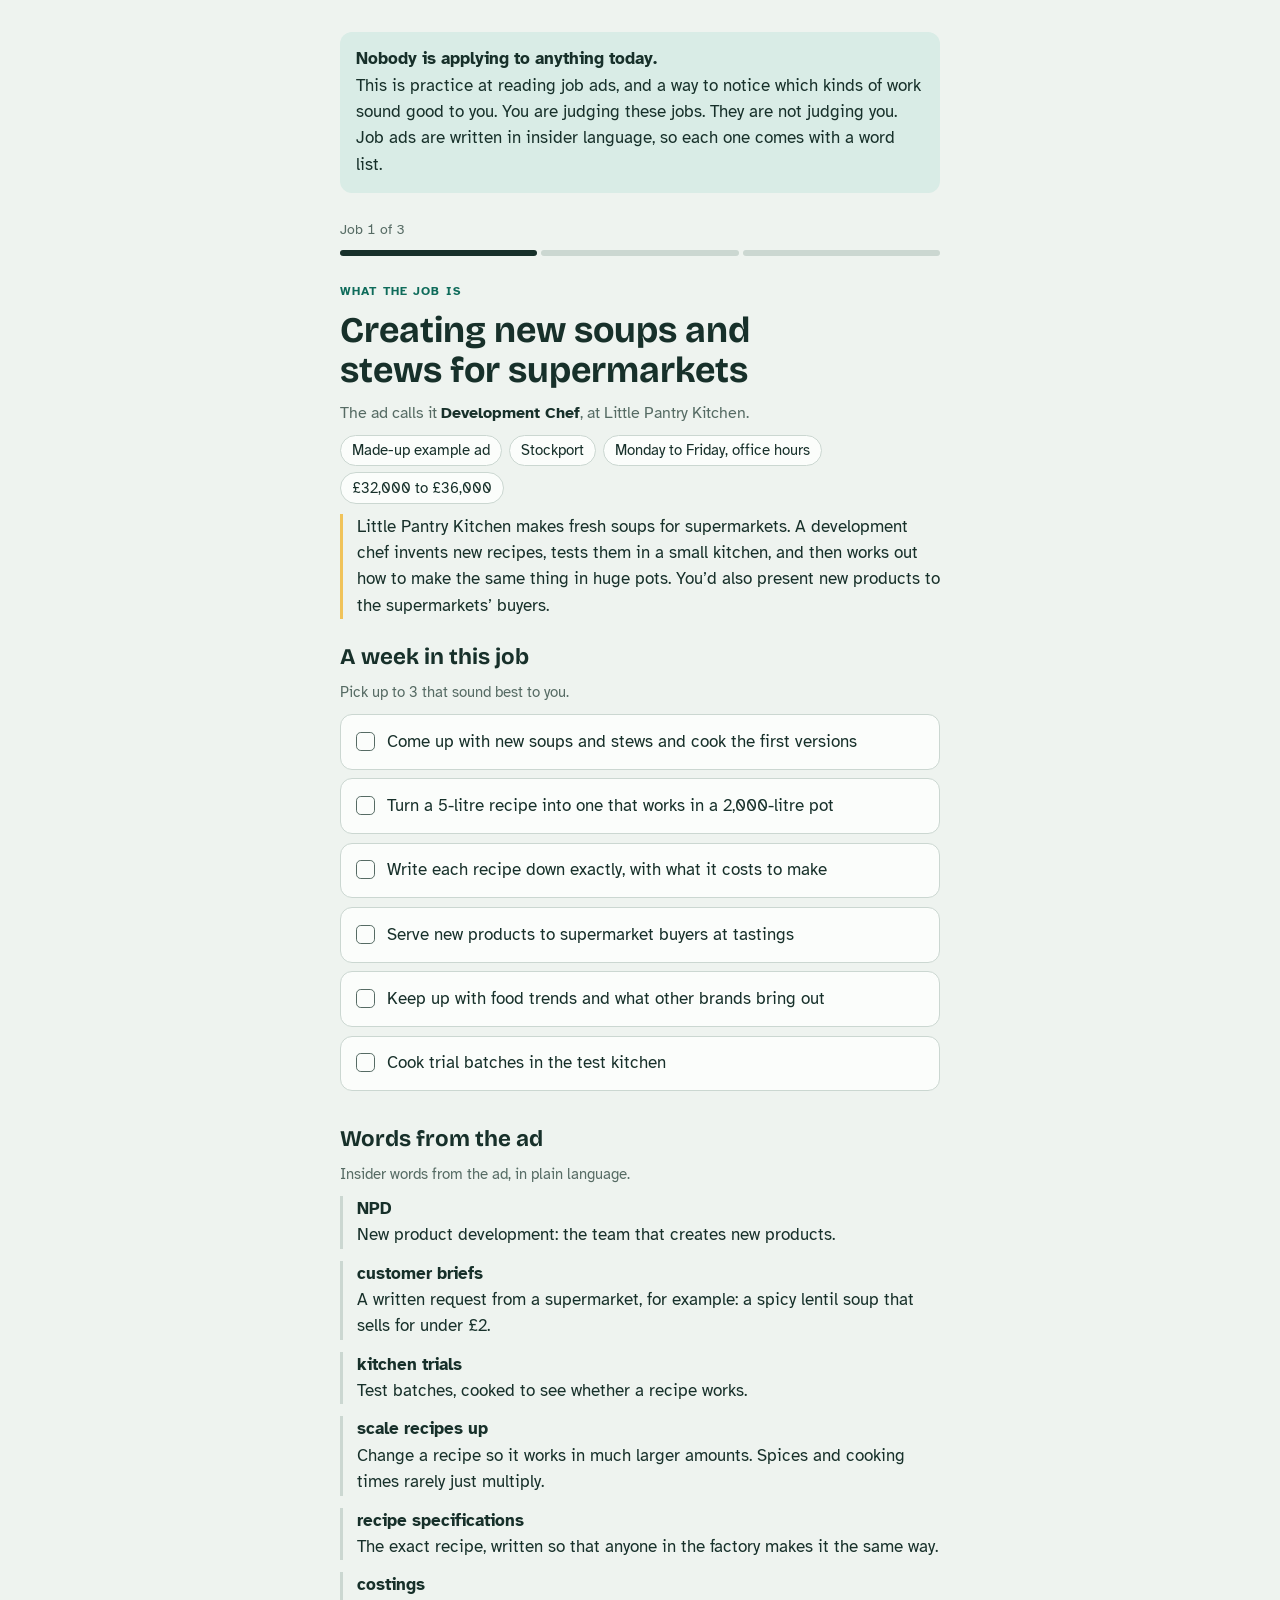
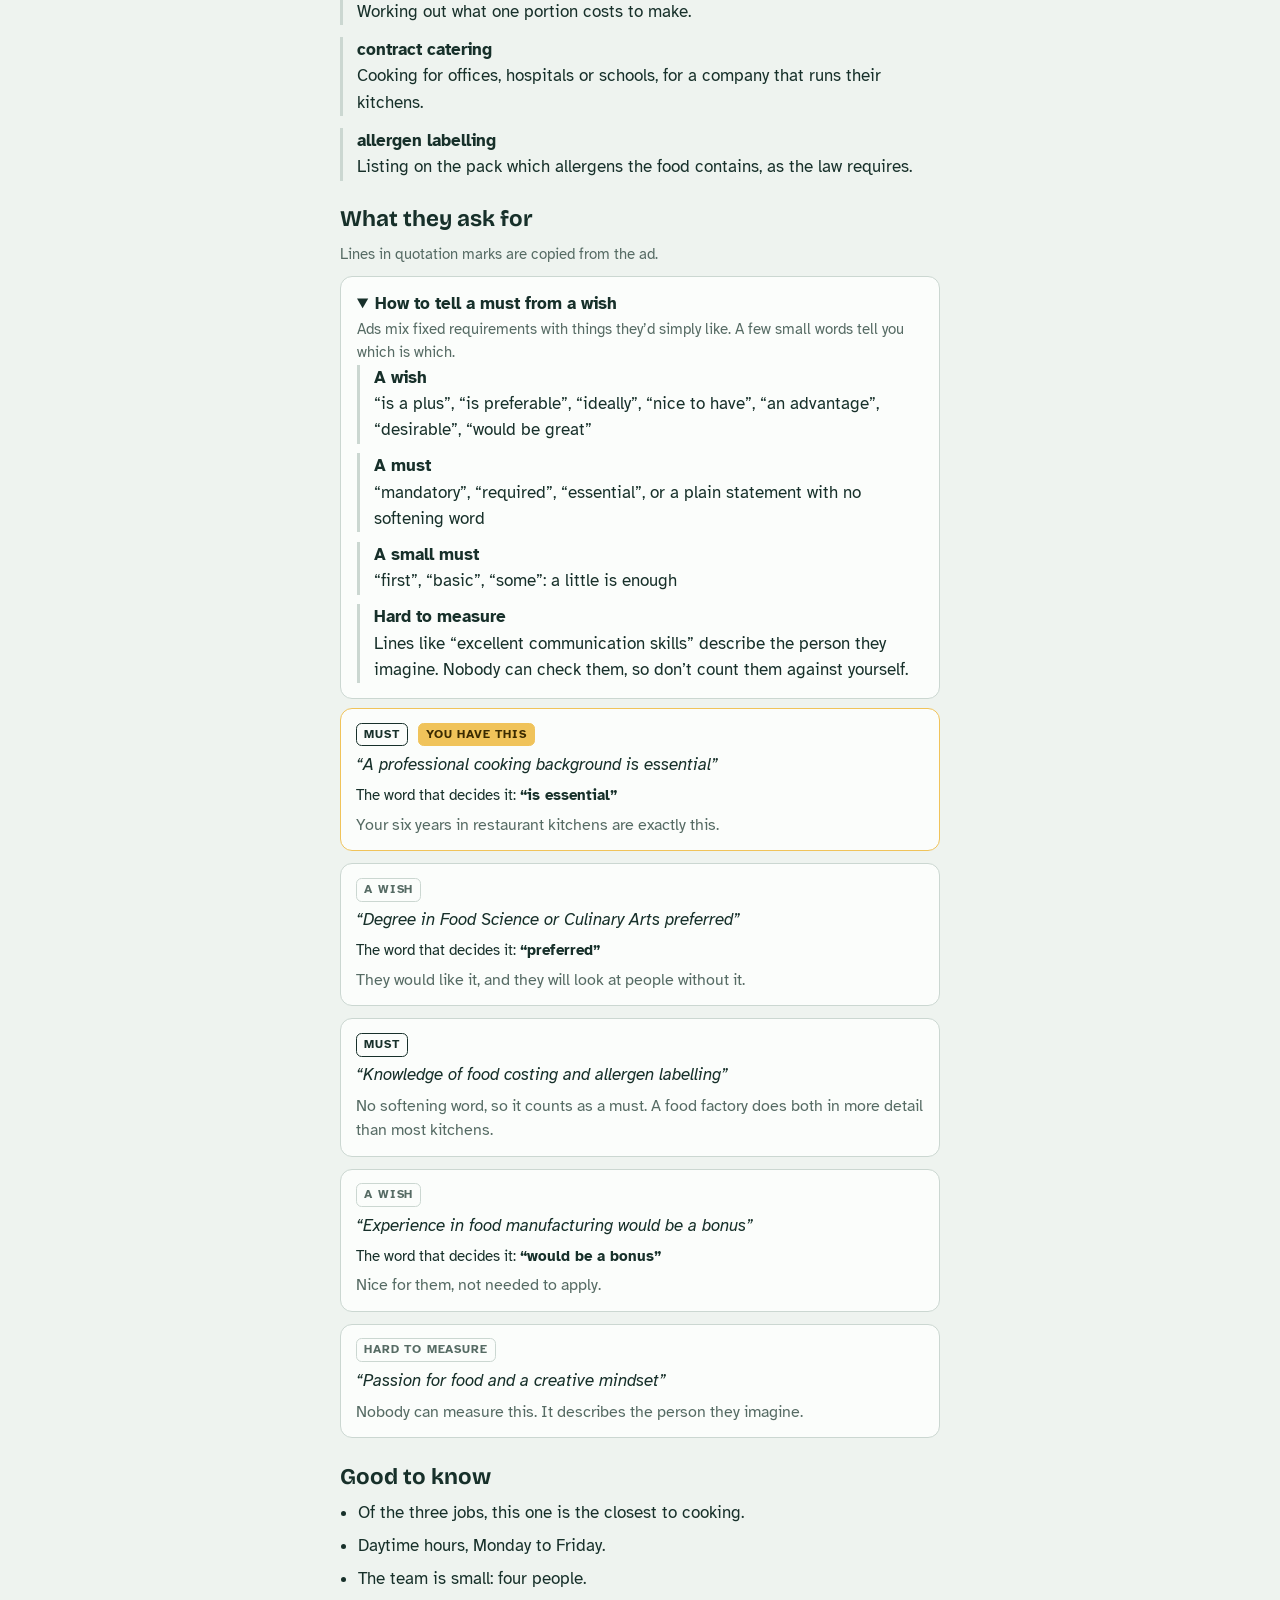
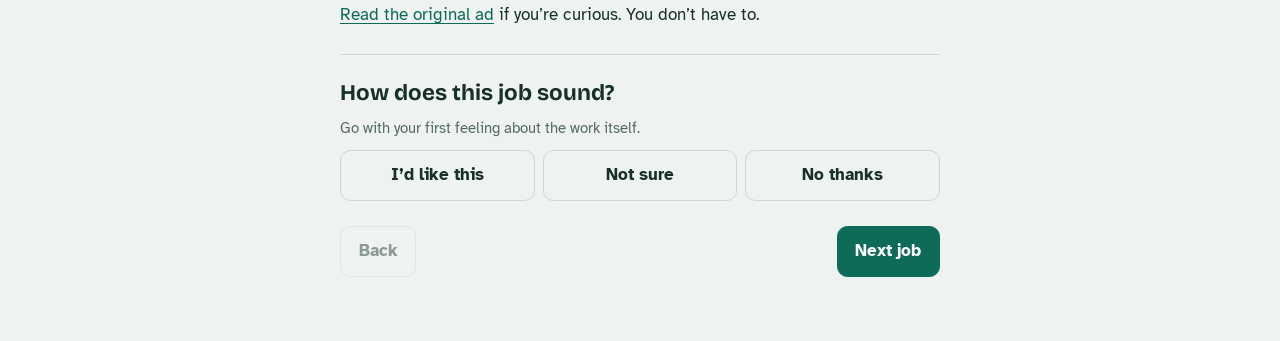
<file: docs/examples/3-ads-translated.html>
<!doctype html>
<html lang="en">
<head>
<meta charset="utf-8">
<meta name="viewport" content="width=device-width, initial-scale=1, viewport-fit=cover">
<meta name="generator" content="Job Compass">
<title>Three jobs, translated</title>
<link rel="stylesheet" href="https://fonts.googleapis.com/css2?family=Atkinson+Hyperlegible:wght@400;700&family=Bricolage+Grotesque:opsz,wght@12..96,600;12..96,700&display=swap">
<style>
/* Job Compass pages: one narrow reading column, readable on a phone.
   Shared by all four templates. Colours are tokens so dark mode is one block. */
:root {
  --bg: #EEF3EF;
  --surface: #FBFDFB;
  --ink: #17302A;
  --muted: #566B64;
  --line: #CBD7D1;
  --accent: #0E6B5A;
  --accent-ink: #FFFFFF;
  --accent-soft: #D9ECE6;
  --mark: #F0C35A;
  --mark-ink: #3A2A00;
  --font-display: "Bricolage Grotesque", "Trebuchet MS", "Segoe UI", system-ui, sans-serif;
  --font-body: "Atkinson Hyperlegible", "Segoe UI", system-ui, -apple-system, sans-serif;
  color-scheme: light;
}
@media (prefers-color-scheme: dark) {
  :root:not([data-theme="light"]) {
    --bg: #0F1715;
    --surface: #17221F;
    --ink: #E4EEE9;
    --muted: #9BB0A8;
    --line: #2B3A35;
    --accent: #58C7AE;
    --accent-ink: #06231D;
    --accent-soft: #1D3A33;
    --mark: #E3B04B;
    --mark-ink: #2A1E00;
    color-scheme: dark;
  }
}
:root[data-theme="dark"] {
  --bg: #0F1715;
  --surface: #17221F;
  --ink: #E4EEE9;
  --muted: #9BB0A8;
  --line: #2B3A35;
  --accent: #58C7AE;
  --accent-ink: #06231D;
  --accent-soft: #1D3A33;
  --mark: #E3B04B;
  --mark-ink: #2A1E00;
  color-scheme: dark;
}

*, *::before, *::after { box-sizing: border-box; }
html { -webkit-text-size-adjust: 100%; }
body {
  margin: 0;
  background: var(--bg);
  color: var(--ink);
  font-family: var(--font-body);
  font-size: 1.0625rem;
  line-height: 1.55;
  overflow-wrap: break-word;
}
img { max-width: 100%; }
[hidden] { display: none !important; }
a { color: var(--accent); text-underline-offset: 0.15em; }

.wrap {
  max-width: 40rem;
  margin-inline: auto;
  padding-inline: 1rem;
  padding-block: 2rem 4rem;
  display: flex;
  flex-direction: column;
  gap: 1.6rem;
}
@media (min-width: 480px) { .wrap { padding-inline: 1.25rem; } }
.wrap p, .wrap h1, .wrap h2, .wrap ul, .wrap ol, .wrap dl, .wrap dd { margin: 0; }
.stack { display: flex; flex-direction: column; gap: 0.6rem; }
.waiting { color: var(--muted); }

/* headings */
.eyebrow {
  font-size: 0.78rem;
  font-weight: 700;
  letter-spacing: 0.09em;
  text-transform: uppercase;
  color: var(--accent);
}
h1 {
  font-family: var(--font-display);
  font-weight: 700;
  font-size: clamp(1.6rem, 5.8vw, 2.25rem);
  line-height: 1.12;
  text-wrap: balance;
}
h2 {
  font-family: var(--font-display);
  font-weight: 700;
  font-size: clamp(1.15rem, 4.4vw, 1.4rem);
  line-height: 1.2;
  text-wrap: balance;
  display: flex;
  gap: 0.6rem;
  align-items: baseline;
}
h1:focus, h2:focus { outline: none; }
h2 .num {
  flex: none;
  font-family: var(--font-body);
  font-size: 0.85rem;
  width: 1.6rem;
  height: 1.6rem;
  border-radius: 50%;
  background: var(--ink);
  color: var(--bg);
  display: inline-flex;
  align-items: center;
  justify-content: center;
  font-variant-numeric: tabular-nums;
}
.lede { color: var(--muted); max-width: 34rem; }
.hint { color: var(--muted); font-size: 0.95rem; }
.fine { color: var(--muted); font-size: 0.9rem; }
.note {
  background: var(--accent-soft);
  border-radius: 0.75rem;
  padding: 0.85rem 1rem;
  font-size: 0.98rem;
}
.rule { background: var(--accent-soft); border-radius: 0.75rem; padding: 0.9rem 1rem; }
.rule strong { display: block; }
hr { border: 0; border-top: 1px solid var(--line); margin: 0; }

/* progress */
.count { font-size: 0.9rem; color: var(--muted); font-variant-numeric: tabular-nums; }
.trail { display: grid; gap: 4px; }
.seg { height: 6px; border-radius: 3px; background: var(--line); }
.seg.done { background: var(--accent); }
.seg.skip { background: repeating-linear-gradient(90deg, var(--muted) 0 3px, transparent 3px 6px); }
.seg.now { background: var(--ink); }

/* buttons */
.btn, a.btn {
  font: inherit;
  font-weight: 700;
  border-radius: 0.65rem;
  padding: 0.7rem 1.1rem;
  border: 1.5px solid var(--accent);
  background: var(--accent);
  color: var(--accent-ink);
  cursor: pointer;
  text-decoration: none;
  display: inline-block;
  text-align: center;
}
.btn.quiet { background: transparent; color: var(--ink); border-color: var(--line); }
.btn.quiet:hover { border-color: var(--accent); }
.btn.quiet[aria-pressed="true"] { background: var(--accent-soft); border-color: var(--accent); }
.btn.small { padding: 0.45rem 0.85rem; font-size: 0.95rem; }
.btn:disabled { opacity: 0.45; cursor: default; }
:focus-visible { outline: 3px solid var(--accent); outline-offset: 2px; }
.row { display: flex; flex-wrap: wrap; gap: 0.625rem; justify-content: space-between; align-items: center; }
.row.start { justify-content: flex-start; }

/* chips */
.facts, .chips { list-style: none; padding: 0; display: flex; flex-wrap: wrap; gap: 0.4rem; }
.facts li, .chips li {
  border: 1px solid var(--line);
  border-radius: 999px;
  padding: 0.2rem 0.7rem;
  font-size: 0.93rem;
  background: var(--surface);
}

/* choice cards: quiz options, tasks, kinds of work */
.opts, .tasks, .cands { display: grid; gap: 0.55rem; }
.opt, .task {
  display: flex;
  gap: 0.75rem;
  align-items: flex-start;
  width: 100%;
  min-width: 0;
  text-align: left;
  font: inherit;
  color: inherit;
  background: var(--surface);
  border: 1.5px solid var(--line);
  border-radius: 0.75rem;
  padding: 0.85rem 0.95rem;
  cursor: pointer;
}
.opt:hover, .task:hover { border-color: var(--accent); }
.opt[aria-pressed="true"], .task[aria-pressed="true"] { background: var(--accent-soft); border-color: var(--accent); }
.task[aria-disabled="true"] { opacity: 0.55; cursor: default; }
.task[aria-disabled="true"]:hover { border-color: var(--line); }
.opt .dot {
  flex: none;
  width: 1.15rem;
  height: 1.15rem;
  margin-top: 0.2rem;
  border-radius: 50%;
  border: 1.5px solid var(--muted);
}
.opt[aria-pressed="true"] .dot {
  border-color: var(--accent);
  background: var(--accent);
  box-shadow: inset 0 0 0 3px var(--accent-soft);
}
.task .box {
  flex: none;
  width: 1.2rem;
  height: 1.2rem;
  margin-top: 0.18rem;
  border-radius: 0.3rem;
  border: 1.5px solid var(--muted);
  position: relative;
}
.task[aria-pressed="true"] .box { border-color: var(--accent); background: var(--accent); }
.task[aria-pressed="true"] .box::after {
  content: "";
  position: absolute;
  left: 0.32rem;
  top: 0.08rem;
  width: 0.32rem;
  height: 0.62rem;
  border-right: 2px solid var(--accent-ink);
  border-bottom: 2px solid var(--accent-ink);
  transform: rotate(45deg);
}
.opt .txt, .task .txt { min-width: 0; }

/* kinds of work to keep or cross out */
.cand {
  background: var(--surface);
  border: 1.5px solid var(--line);
  border-radius: 0.8rem;
  padding: 0.9rem 0.95rem;
  display: grid;
  gap: 0.6rem;
}
.cand .name { font-family: var(--font-display); font-weight: 700; font-size: 1.1rem; line-height: 1.2; }
.cand.out { background: transparent; border-style: dashed; }
.cand.out .name, .cand.out .day { color: var(--muted); text-decoration: line-through; text-decoration-thickness: 1px; }
.cand .row { justify-content: flex-start; }
.tally { font-variant-numeric: tabular-nums; }
textarea.free {
  width: 100%;
  min-height: 5.5rem;
  font: inherit;
  color: var(--ink);
  background: var(--surface);
  border: 1.5px solid var(--line);
  border-radius: 0.65rem;
  padding: 0.7rem 0.8rem;
}

/* quiz results */
.dirs { display: grid; gap: 0.75rem; }
.dir { background: var(--surface); border: 1.5px solid var(--line); border-radius: 0.875rem; }
.dir.top { border-color: var(--mark); }
.dir summary {
  cursor: pointer;
  list-style: none;
  padding: 1rem;
  display: grid;
  grid-template-columns: minmax(0, 1fr) auto auto;
  gap: 0.5rem 0.75rem;
  align-items: center;
  border-radius: 0.8rem;
}
.dir summary::-webkit-details-marker { display: none; }
.dir .name { font-family: var(--font-display); font-weight: 700; font-size: 1.15rem; line-height: 1.2; min-width: 0; }
.badge {
  display: inline-block;
  margin-bottom: 0.3rem;
  background: var(--mark);
  color: var(--mark-ink);
  font-family: var(--font-body);
  font-size: 0.72rem;
  font-weight: 700;
  letter-spacing: 0.07em;
  text-transform: uppercase;
  border-radius: 0.35rem;
  padding: 0.12rem 0.45rem;
}
.dir .score { font-size: 0.9rem; color: var(--muted); white-space: nowrap; font-variant-numeric: tabular-nums; }
.dir .chev {
  width: 0.6rem;
  height: 0.6rem;
  border-right: 2px solid var(--muted);
  border-bottom: 2px solid var(--muted);
  transform: rotate(45deg);
  margin: 0 0.2rem 0.2rem;
  transition: transform 0.15s;
}
.dir[open] .chev { transform: rotate(-135deg); margin-bottom: -0.2rem; }
.bar { height: 8px; border-radius: 4px; background: var(--line); overflow: hidden; }
.bar i { display: block; height: 100%; border-radius: 4px; background: var(--accent); }
.dir .bar { grid-column: 1 / -1; }
.dir .body { display: grid; gap: 0.95rem; padding: 1rem; border-top: 1px solid var(--line); }
.lab {
  font-size: 0.74rem;
  font-weight: 700;
  letter-spacing: 0.08em;
  text-transform: uppercase;
  color: var(--muted);
  margin-bottom: 0.25rem;
}
.where { color: var(--muted); font-size: 0.93rem; margin-top: 0.45rem; }
ul.titles { list-style: none; padding: 0; display: grid; gap: 0.5rem; }
ul.titles li { border-left: 3px solid var(--line); padding-left: 0.75rem; display: grid; gap: 0.05rem; }
ul.titles li span { color: var(--muted); font-size: 0.93rem; }
.searchbox { background: var(--surface); border: 1.5px solid var(--mark); border-radius: 0.875rem; padding: 1rem; }
.searchbox ul.chips li { background: var(--bg); }

/* job pages */
.called, .at { color: var(--muted); font-size: 0.98rem; }
.called b { color: var(--ink); }
.short { border-left: 3px solid var(--mark); padding-left: 0.85rem; }
.know { padding-left: 1.15rem; display: grid; gap: 0.4rem; }
.sub { font-weight: 700; }
.plain { display: grid; gap: 1.1rem; }

dl.words { display: grid; gap: 0.75rem; }
dl.words div { border-left: 3px solid var(--line); padding-left: 0.85rem; }
dl.words dt { font-weight: 700; }

.signals { display: grid; gap: 0.6rem; }
.signals div { border-left: 3px solid var(--line); padding-left: 0.85rem; }
.signals b { display: block; }
.signalbox { background: var(--surface); border: 1.5px solid var(--line); border-radius: 0.75rem; padding: 0.9rem 1rem; display: grid; gap: 0.6rem; }

.asks { list-style: none; padding: 0; display: grid; gap: 0.75rem; }
.asks li {
  background: var(--surface);
  border: 1.5px solid var(--line);
  border-radius: 0.75rem;
  padding: 0.85rem 0.95rem;
  display: grid;
  gap: 0.35rem;
}
.asks li.have { border-color: var(--mark); }
.tag {
  justify-self: start;
  font-size: 0.72rem;
  font-weight: 700;
  letter-spacing: 0.07em;
  text-transform: uppercase;
  border-radius: 0.35rem;
  padding: 0.12rem 0.45rem;
  border: 1px solid var(--line);
  color: var(--muted);
}
.tag.have { background: var(--mark); color: var(--mark-ink); border-color: var(--mark); }
.tag.must { color: var(--ink); border-color: var(--ink); }
.wrote { font-style: italic; }
.asks .why { color: var(--muted); font-size: 0.97rem; }
.signal { font-size: 0.93rem; }
.signal b { font-style: normal; }

/* explain-on-tap words */
div.words { display: grid; gap: 0.5rem; }
.word { background: var(--surface); border: 1.5px solid var(--line); border-radius: 0.75rem; }
.word.open { border-color: var(--accent); }
.word button {
  width: 100%;
  min-width: 0;
  display: flex;
  justify-content: space-between;
  align-items: baseline;
  gap: 0.75rem;
  text-align: left;
  font: inherit;
  font-weight: 700;
  color: inherit;
  background: none;
  border: 0;
  border-radius: 0.7rem;
  padding: 0.7rem 0.95rem;
  cursor: pointer;
}
.word button .q { flex: none; color: var(--muted); font-weight: 400; font-size: 0.9rem; }
.word.open button { cursor: default; }
.word.open button .q { display: none; }
.word .mean { padding: 0 0.95rem 0.8rem; }

/* must or wish */
.lines { display: grid; gap: 0.75rem; }
.linecard {
  background: var(--surface);
  border: 1.5px solid var(--line);
  border-radius: 0.75rem;
  padding: 0.85rem 0.95rem;
  display: grid;
  gap: 0.6rem;
}
.linecard .pick { display: flex; flex-wrap: wrap; gap: 0.4rem; }
.linecard .fb { border-top: 1px solid var(--line); padding-top: 0.6rem; }
.linecard .fb b { display: block; }

.react { display: flex; flex-wrap: wrap; gap: 0.5rem; }
.react .btn { flex: 1 1 9rem; }

/* summaries */
.sum { list-style: none; padding: 0; display: grid; gap: 0.6rem; }
.sum li {
  background: var(--surface);
  border: 1.5px solid var(--line);
  border-radius: 0.75rem;
  padding: 0.8rem 0.95rem;
  display: flex;
  flex-wrap: wrap;
  gap: 0.3rem 0.75rem;
  justify-content: space-between;
  align-items: baseline;
}
.sum .what { font-weight: 700; min-width: 0; flex: 1 1 14rem; }
.sum .said { color: var(--muted); white-space: nowrap; }
.sum li.yes { border-color: var(--mark); }
.sum li.yes .said { color: var(--ink); font-weight: 700; }
.kinds { display: grid; gap: 0.65rem; }
.kind { display: grid; grid-template-columns: minmax(0, 1fr) auto; gap: 0.3rem 0.75rem; align-items: baseline; }
.kind .n { color: var(--muted); font-size: 0.9rem; font-variant-numeric: tabular-nums; }
.kind .bar { grid-column: 1 / -1; }
.picked { padding-left: 1.15rem; display: grid; gap: 0.3rem; }

#copy-fallback {
  width: 100%;
  min-height: 11rem;
  font: inherit;
  font-size: 0.95rem;
  color: var(--ink);
  background: var(--surface);
  border: 1.5px solid var(--line);
  border-radius: 0.65rem;
  padding: 0.75rem;
}
@media (prefers-reduced-motion: reduce) { .dir .chev { transition: none; } }
@media print {
  .row, .react, #copy-fallback { display: none !important; }
  .dir .body { display: grid !important; }
}

</style>
</head>
<body>
<main class="wrap" id="app"><p class="waiting">This page has not started yet. If you still see this message after a few seconds, you are probably looking at a preview that blocks scripts. Save the file to your computer or phone and open it in a browser such as Chrome, Firefox or Safari.</p></main>
<script>window.JC_STRINGS = {"meta":{"lang":"en","locale":"en-GB","signalsChecked":true},"common":{"quoteOpen":"“","quoteClose":"”","waiting":"This page has not started yet. If you still see this message after a few seconds, you are probably looking at a preview that blocks scripts. Save the file to your computer or phone and open it in a browser such as Chrome, Firefox or Safari.","back":"Back","next":"Next","nextJob":"Next job","seeWhatIThought":"See what I thought","pickHint":"Pick up to {max} that sound best to you.","pickFull":"That's {max}. To pick a different one, untick one first.","react":{"yes":"I’d like this","maybe":"Not sure","no":"No thanks"},"reactTitle":"How does this job sound?","reactHint":"Go with your first feeling about the work itself.","copyFallbackLabel":"Your answers as text","resetYes":"Yes, clear them","resetNo":"Keep them","copyBlocked":"Copying is blocked here. The text is selected below, so you can copy it yourself.","copied":"Copied. Now paste it into the chat with Claude, or into a message to whoever sent you this page, and send it.","startAgain":"Start again","copyHeader":"Job Compass: {page}","jobCount":"Job {i} of {total}","nobodyApplying":"Nobody is applying to anything today.","noAnswer":"no answer","noAnswerYet":"No answer yet","copyKinds":"Tasks I picked, by kind:","copyPicked":"The tasks I picked:","whatYouThought":"What you thought","kindsTitle":"The kind of work you picked","kindsHint":"Counted across all the jobs.","noPicks":"You didn’t pick any tasks. That’s fine. Your reactions to the jobs already say something.","tasksN":{"one":"{n} task","other":"{n} tasks"},"pickedTitle":"The tasks you picked","nextStepTitle":"One small next step","copyWhatIThought":"Copy what I thought","lookAgain":"Look at the jobs again","resetJobsQuestion":"Clear everything you picked on this page?","adsFooter":"The ads were open on {date} and may have closed since. The plain-language parts are a rewording, so the original ad is always the reference. Your answers stay on this phone or computer."},"pick":{"eyebrow":"Kinds of work","title":"Which of these could you picture?","lede":"Here are {n} kinds of work that could suit you. Cross out the ones that feel wrong, until between {min} and {max} are left. Nothing here tests what you can do, so go by what sounds good. You can change your mind at any time.","crossOut":"Not for me","bringBack":"Bring it back","tally":"You’re keeping {n} of {total}.","tooMany":{"one":"The quiz can compare up to {max}. Cross out 1 more, the one you’re least curious about.","other":"The quiz can compare up to {max}. Cross out {n} more, the ones you’re least curious about."},"tooFew":"Fewer than {min} feel possible. That’s useful to know too. Send your list anyway, and you’ll get some new ones based on what you crossed out.","fine":"That works. Copy your list and send it back, and the quiz will be made from the ones you kept.","noteTitle":"Anything to add?","noteHint":"A kind of work that’s missing, or a reason one felt wrong. Only if you want to.","noteLabel":"Anything to add","copy":"Copy my list","copyName":"kinds of work","copyKept":"Keeping ({n}):","copyOut":"Crossed out ({n}):","copyNone":"none","copyNote":"Something to add:","resetQuestion":"Bring back everything you crossed out?","footer":"Your choices stay on this phone or computer."},"quiz":{"eyebrow":"Quiz","title":"Which kind of work would you like?","lede":"{n} quick choices, about {mins} minutes. Nothing here tests what you can do, and there are no right answers. Pick what sounds nicest, even if you think you couldn’t do it yet. Skip any question where nothing fits.","count":"Question {i} of {total}","skip":"Skip this one","resultsTitle":"Your kinds of work","resultsLede":"Sorted by how often you picked each one when it was offered. Read the top ones and notice which description feels right. That feeling counts for more than the number.","noneAnswered":"You skipped every question, so there is nothing to sort yet. You can still open each one below and read what the work is like.","fewAnswered":"You answered {n} of {total} questions, so treat this as a rough hint. Opening the descriptions and reading them will tell you more.","closeTop":"Your top two are close together. That’s common, and many real jobs mix both.","mostPicked":"Most picked","score":"{picked} of {offered}","notRated":"not rated","labDay":"A normal day","labTitles":"Job titles to search for","labBring":"What you already bring","labKnow":"Good to know","feelQuestion":"Does one of these feel right?","feelHint":"There’s no wrong answer here either.","feel":{"yes":"Yes","partly":"Partly","no":"Not really"},"feelNoNote":"That’s useful to know, not a failure. Copy your results and send them. The next set of kinds of work will be built from what you picked and what you skipped.","searchTitle":"Your search words","searchHint":"These are what the jobs are called, and the words that find them in job ads. They come from what you picked most. You don’t have to search now: the next step uses them to pick a few ads for you.","copySearch":"Search words:","copy":"Copy my results","review":"Look at my answers again","resetQuestion":"Clear all {n} answers?","copyName":"quiz results","copyPicked":"picked {picked} of {offered}","copySkipped":"Skipped questions: {n}","copyNoAnswer":"no answer","footer":"This is a starting point for a conversation, built from {n} questions about what you like. It is not a psychological test, and it says nothing about what you are able to do. Your answers stay on this phone or computer."},"signals":{"title":"How to tell a must from a wish","intro":"Ads mix fixed requirements with things they’d simply like. A few small words tell you which is which.","wish":{"label":"A wish","words":"“is a plus”, “is preferable”, “ideally”, “nice to have”, “an advantage”, “desirable”, “would be great”"},"must":{"label":"A must","words":"“mandatory”, “required”, “essential”, or a plain statement with no softening word"},"small":{"label":"A small must","words":"“first”, “basic”, “some”: a little is enough"},"neither":{"label":"Hard to measure","words":"Lines like “excellent communication skills” describe the person they imagine. Nobody can check them, so don’t count them against yourself."},"uncheckedNote":"Claude translated this list, so a word or two may be missing."},"tags":{"must":"Must","wish":"A wish","small":"A small must","neither":"Hard to measure","have":"You have this"},"kinds":{"data":"Numbers & data","write":"Reading & writing","org":"Organising","check":"Checking & rules","people":"Working with people","hands":"Hands-on work","create":"Making & designing"},"ads1":{"ruleText":"This is practice at reading job ads, and a way to notice which kinds of work sound good to you. You are judging these jobs. They are not judging you. Job ads are written in insider language, so each one comes with a word list.","eyebrow":"What the job is","calledPre":"The ad calls it ","calledPost":", at {employer}.","weekTitle":"A week in this job","wordsTitle":"Words from the ad","wordsHint":"Insider words from the ad, in plain language.","asksTitle":"What they ask for","asksHint":"Lines in quotation marks are copied from the ad.","signalPre":"The word that decides it: ","knowTitle":"Good to know","readOriginal":"Read the original ad","readOriginalPost":" if you’re curious. You don’t have to.","uncheckedChip":"Not checked word for word","copyName":"jobs translated","summaryEyebrow":"Jobs, translated","summaryLede":"You’ve now been through {n} real job ads. Here’s what you said about them.","summaryJobs":"The {n} jobs","nextYes":"If you like, open the original ad for a job you liked and read it through once. The words explained here will look familiar. That’s all.","nextYesNoWords":"If you like, open the original ad for a job you liked and look for the small words that decide must or wish, like “ideally” or “required”. That’s all.","nextNone":"None of them has to fit. Knowing what you don’t want narrows the search too. The tasks you picked are the useful part: they show what to look for in the next ads.","ruleTextNoWords":"This is practice at reading job ads, and a way to notice which kinds of work sound good to you. You are judging these jobs. They are not judging you. Job ads are written in insider language, so everything here is in plain words.","asksHintUnchecked":"This ad couldn’t be checked word for word, so these are in our own words, and must or wish is our best reading of it. The ad may also ask for a thing or two that isn’t listed here.","findWordPrompt":"If you’re curious, open the original ad and look for the small words from the box above, like “ideally” or “required”. They tell you for sure which lines are musts. A line with none of them is usually a must."},"ads2":{"ruleTitle":"This round works the other way round.","ruleTitleAlone":"Practice reading real job ads.","ruleText":"You read the real ad first. Then you choose which words you want explained, guess which requirements are fixed and which are only wishes, and compare your own picture of the job with a plain version. Each job takes about ten minutes, and you can stop after any of them. Nobody is applying to anything today.","eyebrow":"The ad says","at":"at {employer}","readTitle":"Read the ad","readHint":"The ad opens in a new tab, and this page stays open. Read it once, from top to bottom. You don’t need to understand every word. Then come back here.","openAd":"Open the ad","readHintPasted":"Read the ad you found once, from top to bottom. You don’t need to understand every word. Then come back here.","wordsTitle":"Words from the ad","wordsHint":"Tap a word if you want it explained. Leave the ones you already know.","explain":"explain","linesTitle":"Must or wish?","linesHint":"These lines are copied from the ad. Guess first, then see what the wording tells you. A wrong guess costs nothing.","guess":{"must":"Must","wish":"Wish","unsure":"Not sure"},"same":{"must":"That’s how the ad means it: a must.","wish":"That’s how the ad means it: a wish."},"means":{"must":"The ad means it as a must.","wish":"The ad means it as a wish."},"pictureTitle":"Your picture of the job","pictureHint":"Before you look: what would you do all day in this job? Say it in a sentence or two, out loud or in your head. Then compare.","showPlain":"Show the plain version","copyName":"jobs with less help","copyWords":"Words I wanted explained: {n} of {total}","copyNone":"none","copyLines":"Must or wish:","copyLine":"{employer} line {n}: I said {said}, the ad means {is}","copyNothing":"nothing","summaryEyebrow":"Jobs, with less help","summaryLede":"This time you read the original ads yourself.","wordsSummaryTitle":"The words","wordsNone":"You didn’t open any of the {total} word explanations.","wordsSome":"You wanted {n} of {total} words explained, and read the other {rest} without help.","wordsRoundOne":"In the first round, every word was explained for you.","linesSummaryTitle":"Must or wish","linesMatched":"You read {n} of {total} lines the way the ad means them.","signalsLead":"These are the words to look for in any ad:","noWords":"No insider words to explain in these lines."},"tagsProbably":{"must":"Probably a must","wish":"Probably a wish","small":"Probably a small must","neither":"Hard to measure","have":"You have this"}};</script>
<script>window.JC_DATA = {"page":"ads-translated","title":"Three jobs, translated","checked":"2026-10-11","jobs":[{"id":"development","plain":"Creating new soups and stews for supermarkets","title":"Development Chef","employer":"Little Pantry Kitchen","facts":["Made-up example ad","Stockport","Monday to Friday, office hours","£32,000 to £36,000"],"short":"Little Pantry Kitchen makes fresh soups for supermarkets. A development chef invents new recipes, tests them in a small kitchen, and then works out how to make the same thing in huge pots. You’d also present new products to the supermarkets’ buyers.","week":[["create","Come up with new soups and stews and cook the first versions"],["hands","Turn a 5-litre recipe into one that works in a 2,000-litre pot"],["write","Write each recipe down exactly, with what it costs to make"],["people","Serve new products to supermarket buyers at tastings"],["write","Keep up with food trends and what other brands bring out"],["hands","Cook trial batches in the test kitchen"]],"words":[["NPD","New product development: the team that creates new products."],["customer briefs","A written request from a supermarket, for example: a spicy lentil soup that sells for under £2."],["kitchen trials","Test batches, cooked to see whether a recipe works."],["scale recipes up","Change a recipe so it works in much larger amounts. Spices and cooking times rarely just multiply."],["recipe specifications","The exact recipe, written so that anyone in the factory makes it the same way."],["costings","Working out what one portion costs to make."],["contract catering","Cooking for offices, hospitals or schools, for a company that runs their kitchens."],["allergen labelling","Listing on the pack which allergens the food contains, as the law requires."]],"asks":[{"tag":"must","have":true,"wrote":"A professional cooking background is essential","signal":"is essential","why":"Your six years in restaurant kitchens are exactly this."},{"tag":"wish","wrote":"Degree in Food Science or Culinary Arts preferred","signal":"preferred","why":"They would like it, and they will look at people without it."},{"tag":"must","wrote":"Knowledge of food costing and allergen labelling","why":"No softening word, so it counts as a must. A food factory does both in more detail than most kitchens."},{"tag":"wish","wrote":"Experience in food manufacturing would be a bonus","signal":"would be a bonus","why":"Nice for them, not needed to apply."},{"tag":"neither","wrote":"Passion for food and a creative mindset","why":"Nobody can measure this. It describes the person they imagine."}],"know":["Of the three jobs, this one is the closest to cooking.","Daytime hours, Monday to Friday.","The team is small: four people."],"link":"https://example.com/jobs/development-chef"},{"id":"quality","plain":"Checking that a food factory makes safe food","title":"Quality Assistant – Food Production","employer":"Example Foods Ltd","facts":["Made-up example ad","Manchester","Monday to Friday, 7am to 3:30pm","£26,500 a year"],"short":"Example Foods makes ready meals for supermarkets. Every day, someone has to check that the food is made safely and that the records prove it. You’d do those checks, take samples, and help find out what went wrong when a customer complains.","week":[["check","Walk the production lines and check that hygiene rules are followed"],["check","Check the records the line teams fill in, such as cooking temperatures"],["data","Take samples of products and note down the results"],["write","Look into customer complaints and write down what went wrong"],["people","Explain the quality rules to the people working on the lines"],["org","Help get ready for visits from supermarket inspectors"]],"words":[["Technical team","In food factories, the team that looks after safety and quality. It has nothing to do with machines or computers."],["HACCP","Hazard Analysis and Critical Control Points: a system for finding the points where food could become unsafe, and checking them."],["CCP","Critical control point: one of those points, such as the cooking temperature of a pie."],["foreign body","Anything in the food that shouldn’t be there, such as plastic, metal or a hair."],["root cause analysis","Finding the real reason something went wrong, not just the first one you see."],["BRCGS","A food safety standard that UK supermarkets usually expect their suppliers to meet. Factories are checked against it regularly."]],"asks":[{"tag":"must","wrote":"Level 3 Food Safety qualification is essential","signal":"is essential","why":"A must. Many chefs have Level 2. Level 3 is a short course, and it is worth asking whether they would pay for it."},{"tag":"must","have":true,"wrote":"Experience in a food environment (manufacturing, catering or retail) is essential","signal":"is essential","why":"Six years in restaurant kitchens counts as catering."},{"tag":"wish","wrote":"HACCP Level 3 is desirable, or a willingness to complete it","signal":"is desirable","why":"A wish, and they offer a way in: being willing to do the course is enough."},{"tag":"must","wrote":"Good attention to detail and confident using Excel","why":"No softening word, so a must. Confident here means everyday lists and tables, not complicated formulas."},{"tag":"neither","wrote":"Excellent communication skills","why":"Nobody can measure this, so don’t count it against yourself."}],"know":["The hours are daytime, Monday to Friday, and the ad says so clearly.","The factory supplies supermarkets, so their inspectors visit too.","A free hot meal every shift is included."],"link":"https://example.com/jobs/quality-assistant"},{"id":"buying","plain":"Buying fresh fruit and vegetables for a food supplier","title":"Assistant Buyer – Fresh Produce","employer":"Harbour & Hill Foodservice","facts":["Made-up example ad","Salford","3 days a week in the office","£27,000 to £30,000"],"short":"Harbour & Hill delivers fresh food to restaurants, cafés and schools. Someone has to decide what to buy from farms and traders each day, and at what price. You would help the main buyer do that, and keep an eye on which suppliers are reliable.","week":[["org","Place the day’s orders with farms and traders"],["data","Keep track of which suppliers deliver on time and at the right price"],["data","Watch how prices change and help argue for better ones"],["people","Call suppliers when something goes wrong"],["check","Keep product details correct in the ordering system"],["people","Work with the warehouse and sales teams"]],"words":[["Foodservice","Selling food to restaurants, cafés, schools and hospitals, rather than to shoppers."],["fresh produce lines","Products. Each item they sell, like a box of lemons, is one line."],["growers and wholesalers","Farms, and the traders who buy from farms and sell on."],["sales forecasts","Estimates of how much will sell next week, based on past weeks."],["supplier performance","How reliable a supplier is: on time, good quality, the agreed price."],["procurement","Another word for buying, used by bigger companies."],["seasonality","Knowing what grows when, and how that changes price and quality."],["VLOOKUP and pivot tables","Two Excel features for finding and summing things up in long lists."],["hybrid","Some days in the office, some at home."]],"asks":[{"tag":"must","wrote":"A strong understanding of fresh produce and seasonality","why":"No softening word, so a must. This is knowledge about food, not about offices."},{"tag":"must","wrote":"Strong numeracy and good Excel skills","why":"A must. In the same line, two Excel features are only “a plus”, so one line holds a must and a wish."},{"tag":"wish","have":true,"wrote":"Previous buying or procurement experience is an advantage but not required","signal":"is an advantage but not required","why":"A wish, and they say so twice. Ordering stock from suppliers in a kitchen is buying on a small scale."},{"tag":"wish","wrote":"A full UK driving licence would be nice to have","signal":"would be nice to have","why":"Only for the odd visit to a supplier."},{"tag":"neither","wrote":"Ability to manage multiple priorities in a fast-paced environment","why":"Hard to measure. It means several things happen at once."}],"know":["It’s a desk job with lots of calls, three days a week in the office.","The ad says buying experience is not required, in so many words.","Free lunch is included."],"link":"https://example.com/jobs/assistant-buyer"}],"pageId":"cdf8ea1c23"};</script>
<script>
/* Job Compass shared page code.
   Every page gets: window.JC_DATA (the content Claude wrote), window.JC_STRINGS (page text),
   and this file. The page template then calls JC.boot(start). Nothing here talks to a server;
   progress stays in this browser's storage. */
var JC = (function () {
  'use strict';

  var DATA = window.JC_DATA || {};
  var S = window.JC_STRINGS || {};

  // ---- text -------------------------------------------------------------
  function lookup(key) {
    var parts = key.split('.'), v = S;
    for (var i = 0; i < parts.length; i++) {
      if (v == null || typeof v !== 'object') return null;
      v = v[parts[i]];
    }
    return v;
  }
  // t('quiz.count', {n: 3, total: 14}). Values may be {one, other} for plurals.
  function t(key, vars) {
    var v = lookup(key);
    if (v == null) { try { console.warn('Missing text: ' + key); } catch (e) {} return key; }
    if (typeof v === 'object' && !Array.isArray(v)) v = (vars && vars.n === 1) ? v.one : v.other;
    if (Array.isArray(v)) return v;
    return String(v).replace(/\{(\w+)\}/g, function (m, k) {
      return vars && vars[k] != null ? String(vars[k]) : m;
    });
  }

  // Quotation marks come from the page text, so a translation can use its own („…“ in German).
  function q(s) { return t('common.quoteOpen') + s + t('common.quoteClose'); }

  function niceDate(iso) {
    if (!iso) return '';
    var d = new Date(iso + 'T12:00:00Z');
    if (isNaN(d)) return iso;
    try {
      return d.toLocaleDateString(t('meta.locale'), { day: 'numeric', month: 'long', year: 'numeric', timeZone: 'UTC' });
    } catch (e) { return iso; }
  }

  // ---- DOM --------------------------------------------------------------
  function h(tag, props) {
    var n = document.createElement(tag), k, v, i, c;
    if (props) for (k in props) {
      v = props[k];
      if (v == null || v === false) continue;
      if (k === 'class') n.className = v;
      else if (k === 'text') n.textContent = v;
      else if (k === 'style') n.setAttribute('style', v);
      else if (k.slice(0, 2) === 'on') n.addEventListener(k.slice(2), v);
      else n.setAttribute(k, v === true ? '' : v);
    }
    for (i = 2; i < arguments.length; i++) {
      c = arguments[i];
      if (c == null || c === false) continue;
      if (Array.isArray(c)) c.forEach(function (x) { if (x != null && x !== false) n.append(x); });
      else n.append(c);
    }
    return n;
  }

  function section(title, hint) {
    var s = h('section', { class: 'stack' }, h('h2', null, h('span', { text: title })), hint && h('p', { class: 'hint', text: hint }));
    for (var i = 2; i < arguments.length; i++) if (arguments[i]) s.append(arguments[i]);
    return s;
  }

  function step(num, title, hint) {
    var s = h('section', { class: 'stack' },
      h('h2', null, num && h('span', { class: 'num', 'aria-hidden': 'true', text: String(num) }), h('span', { text: title })),
      hint && h('p', { class: 'hint', text: hint }));
    for (var i = 3; i < arguments.length; i++) if (arguments[i]) s.append(arguments[i]);
    return s;
  }

  function focusTitle(scroll) {
    if (scroll !== false) window.scrollTo(0, 0);
    var el = document.getElementById('focus-title');
    if (el) { try { el.focus({ preventScroll: true }); } catch (e) { el.focus(); } }
  }

  // ---- storage ----------------------------------------------------------
  // Each built page has its own pageId, so two people's pages on one device never mix.
  function store(name, valid) {
    var key = 'job-compass:' + name + ':' + (DATA.pageId || 'page');
    return {
      load: function () {
        try { var s = JSON.parse(localStorage.getItem(key) || 'null'); return valid(s) ? s : null; } catch (e) { return null; }
      },
      save: function (state) { try { localStorage.setItem(key, JSON.stringify(state)); } catch (e) {} },
      clear: function () { try { localStorage.removeItem(key); } catch (e) {} }
    };
  }

  function isIndexList(l, max) {
    return Array.isArray(l) && l.every(function (n, i) { return typeof n === 'number' && n % 1 === 0 && n >= 0 && n < max && l.indexOf(n) === i; });
  }

  // ---- pieces -----------------------------------------------------------
  function trail(label, total, current, stateOf) {
    var bar = h('div', { class: 'trail', role: 'img', 'aria-label': label, style: 'grid-template-columns:repeat(' + total + ',1fr)' });
    for (var n = 0; n < total; n++) {
      var st = n === current ? 'now' : stateOf(n);
      bar.append(h('span', { class: 'seg' + (st ? ' ' + st : '') }));
    }
    return h('div', { class: 'stack' }, h('p', { class: 'count', text: label }), bar);
  }

  // Up to `max` picks from a list of task texts. selected is an array of indexes, changed in place.
  function picker(idPrefix, texts, selected, max, onChange) {
    var list = h('div', { class: 'tasks' });
    var status = h('p', { class: 'hint', role: 'status' });
    var buttons = [];
    function paint() {
      var full = selected.length >= max;
      buttons.forEach(function (b, n) {
        var on = selected.indexOf(n) !== -1;
        b.setAttribute('aria-pressed', on ? 'true' : 'false');
        if (full && !on) b.setAttribute('aria-disabled', 'true'); else b.removeAttribute('aria-disabled');
      });
      status.textContent = full ? t('common.pickFull', { max: max }) : '';
    }
    texts.forEach(function (txt, n) {
      var b = h('button', { type: 'button', class: 'task', id: idPrefix + '-' + n, onclick: function () {
        var at = selected.indexOf(n);
        if (at !== -1) selected.splice(at, 1);
        else if (selected.length < max) selected.push(n);
        else return;
        paint();
        onChange();
      } }, h('span', { class: 'box', 'aria-hidden': 'true' }), h('span', { class: 'txt', text: txt }));
      buttons.push(b);
      list.append(b);
    });
    paint();
    return h('div', { class: 'stack' }, list, status);
  }

  // Three buttons: I'd like this / Not sure / No thanks. Tapping the chosen one again clears it.
  function reactions(idPrefix, current, onChange) {
    var box = h('div', { class: 'react' });
    var opts = ['yes', 'maybe', 'no'];
    opts.forEach(function (k) {
      box.append(h('button', { type: 'button', class: 'btn quiet', id: idPrefix + '-' + k,
        'aria-pressed': current() === k ? 'true' : 'false',
        onclick: function () {
          var next = current() === k ? null : k;
          onChange(next);
          Array.prototype.forEach.call(box.children, function (c) {
            c.setAttribute('aria-pressed', c.id === idPrefix + '-' + next ? 'true' : 'false');
          });
        } }, t('common.react.' + k)));
    });
    return box;
  }

  // Copy button with a manual fallback, plus "look again" and "start again" with a confirm step.
  function copyPanel(o) {
    var status = h('p', { class: 'fine', id: 'copy-status', role: 'status' });
    var fallback = h('textarea', { id: 'copy-fallback', readonly: true, hidden: true, 'aria-label': t('common.copyFallbackLabel') });
    var confirmRow = h('div', { class: 'row start', id: 'reset-confirm', hidden: true },
      h('span', { text: o.resetQuestion }),
      h('button', { type: 'button', class: 'btn', id: 'btn-reset-yes', onclick: o.onReset }, t('common.resetYes')),
      h('button', { type: 'button', class: 'btn quiet', id: 'btn-reset-no', onclick: function () { confirmRow.hidden = true; } }, t('common.resetNo')));
    function copy() {
      var text = o.getText();
      function manual() {
        fallback.hidden = false;
        fallback.value = text;
        fallback.focus();
        fallback.select();
        status.textContent = t('common.copyBlocked');
      }
      try {
        navigator.clipboard.writeText(text).then(function () {
          status.textContent = t('common.copied');
          fallback.value = text;
        }, manual);
      } catch (e) { manual(); }
    }
    return h('div', { class: 'stack' },
      h('div', { class: 'row start' },
        h('button', { type: 'button', class: 'btn', id: 'btn-copy', onclick: copy }, o.copyLabel),
        o.reviewLabel && h('button', { type: 'button', class: 'btn quiet', id: 'btn-review', onclick: o.onReview }, o.reviewLabel),
        h('button', { type: 'button', class: 'btn quiet', id: 'btn-reset', onclick: function () { confirmRow.hidden = false; } }, t('common.startAgain'))),
      confirmRow, status, fallback);
  }

  function bars(rows) {
    // rows: [{label, n}] already sorted. Only used for counts of the person's own picks.
    var max = Math.max.apply(null, rows.map(function (r) { return r.n; }).concat([1]));
    var box = h('div', { class: 'kinds' });
    rows.forEach(function (r) {
      box.append(h('div', { class: 'kind' },
        h('span', { text: r.label }),
        h('span', { class: 'n', text: r.count }),
        h('span', { class: 'bar', 'aria-hidden': 'true' }, h('i', { style: 'width:' + Math.round(r.n / max * 100) + '%' }))));
    });
    return box;
  }

  function header(lines) {
    // First line of every copied text names the page, so Claude knows what it is reading.
    return [t('common.copyHeader', { page: lines })];
  }

  // ---- start --------------------------------------------------------------
  function boot(start) {
    var app = document.getElementById('app');
    try { document.documentElement.lang = t('meta.lang'); } catch (e) {}
    if (DATA.title) document.title = DATA.title;
    var hot = window.claude && window.claude.hot;
    function go(saved) {
      app.textContent = '';
      start(app, saved || null);
    }
    try {
      if (hot && hot.ready) { hot.ready(go); return; }
    } catch (e) {}
    go((hot && hot.data) || null);
  }

  return {
    DATA: DATA, t: t, q: q, get: lookup, h: h, section: section, step: step, focusTitle: focusTitle, store: store,
    isIndexList: isIndexList, trail: trail, picker: picker, reactions: reactions, copyPanel: copyPanel,
    bars: bars, header: header, niceDate: niceDate, boot: boot
  };
})();

</script>
<script>
/* Step 3: three real ads, translated.
   Each job gets a plain title, a short picture, a week of tasks (pick up to three),
   a word list, and the requirements with must / wish marked and the signal word named. */
(function () {
  'use strict';
  var t = JC.t, h = JC.h, D = JC.DATA;
  var JOBS = D.jobs;
  var MAX = D.pickMax || 3;
  // The invitation to look for the deciding word in the original ad is shown once, on the first job it fits.
  var FIRST_FIND = -1;
  JOBS.some(function (j, n) { if (j.unchecked && j.link) { FIRST_FIND = n; return true; } return false; });

  function fresh() {
    var s = { pos: 0, picks: {}, react: {} };
    JOBS.forEach(function (j) { s.picks[j.id] = []; s.react[j.id] = null; });
    return s;
  }
  function valid(s) {
    if (!s || typeof s.pos !== 'number' || s.pos % 1 !== 0 || s.pos < 0 || s.pos > JOBS.length) return false;
    if (!s.picks || !s.react) return false;
    return JOBS.every(function (j) {
      var r = s.react[j.id];
      return JC.isIndexList(s.picks[j.id], j.week.length) && s.picks[j.id].length <= MAX &&
        (r === null || r === 'yes' || r === 'maybe' || r === 'no');
    });
  }
  var store = JC.store('ads-translated', valid);
  var state = fresh();
  var app;

  function go(pos) { state.pos = pos; render(); JC.focusTitle(); }
  function render() {
    app.textContent = '';
    if (state.pos >= JOBS.length) renderSummary(); else renderJob();
    store.save(state);
  }

  function signalBox(open) {
    var list = h('div', { class: 'signals' });
    ['wish', 'must', 'small', 'neither'].forEach(function (k) {
      list.append(h('div', null, h('b', { text: t('signals.' + k + '.label') }), t('signals.' + k + '.words')));
    });
    return h('details', { class: 'signalbox', open: open },
      h('summary', null, h('b', { text: t('signals.title') })),
      h('p', { class: 'hint', text: t('signals.intro') }),
      list,
      JC.get('meta.signalsChecked') === false && h('p', { class: 'hint', text: t('signals.uncheckedNote') }));
  }

  function renderJob() {
    var i = state.pos, job = JOBS[i];

    if (i === 0) {
      app.append(h('div', { class: 'rule' }, h('strong', { text: t('common.nobodyApplying') }),
        JOBS.every(function (j) { return j.words && j.words.length; }) ? t('ads1.ruleText') : t('ads1.ruleTextNoWords')));
    }
    app.append(JC.trail(t('common.jobCount', { i: i + 1, total: JOBS.length }), JOBS.length, i, function (n) {
      return state.react[JOBS[n].id] ? 'done' : '';
    }));

    var facts = h('ul', { class: 'facts' });
    job.facts.forEach(function (f) { facts.append(h('li', { text: f })); });
    if (job.unchecked) facts.append(h('li', { text: t('ads1.uncheckedChip') }));
    app.append(h('header', { class: 'stack' },
      h('p', { class: 'eyebrow', text: t('ads1.eyebrow') }),
      h('h1', { id: 'focus-title', tabindex: '-1', text: job.plain }),
      h('p', { class: 'called' }, t('ads1.calledPre'), h('b', { text: job.title }), t('ads1.calledPost', { employer: job.employer })),
      facts,
      h('p', { class: 'short', text: job.short })));

    app.append(JC.section(t('ads1.weekTitle'), t('common.pickHint', { max: MAX }),
      JC.picker('task-' + job.id, job.week.map(function (w) { return w[1]; }), state.picks[job.id], MAX, function () { store.save(state); })));

    if (job.words && job.words.length) {
      var words = h('dl', { class: 'words' });
      job.words.forEach(function (w) { words.append(h('div', null, h('dt', { text: w[0] }), h('dd', { text: w[1] }))); });
      app.append(JC.section(t('ads1.wordsTitle'), t('ads1.wordsHint'), words));
    }

    var asks = h('ul', { class: 'asks' });
    job.asks.forEach(function (a) {
      asks.append(h('li', { class: a.have ? 'have' : null },
        h('div', { class: 'row start' },
          h('span', { class: 'tag ' + a.tag, text: job.unchecked ? t('tagsProbably.' + a.tag) : t('tags.' + a.tag) }),
          a.have && h('span', { class: 'tag have', text: t('tags.have') })),
        a.wrote ? h('p', { class: 'wrote', text: JC.q(a.wrote) }) : h('p', { text: a.text }),
        a.signal ? h('p', { class: 'signal' }, t('ads1.signalPre'), h('b', { text: JC.q(a.signal) })) : null,
        h('p', { class: 'why', text: a.why })));
    });
    app.append(JC.section(t('ads1.asksTitle'), job.unchecked ? t('ads1.asksHintUnchecked') : t('ads1.asksHint'), signalBox(i === 0), asks,
      job.unchecked && job.link && i === FIRST_FIND && h('p', { class: 'note', text: t('ads1.findWordPrompt') })));

    var know = h('ul', { class: 'know' });
    job.know.forEach(function (k) { know.append(h('li', { text: k })); });
    app.append(JC.section(t('ads1.knowTitle'), null, know,
      job.link && h('p', null, h('a', { href: job.link, target: '_blank', rel: 'noopener', text: t('ads1.readOriginal') }), t('ads1.readOriginalPost'))));

    app.append(h('hr'));
    app.append(JC.section(t('common.reactTitle'), t('common.reactHint'),
      JC.reactions('react-' + job.id, function () { return state.react[job.id]; }, function (v) { state.react[job.id] = v; store.save(state); })));

    app.append(h('div', { class: 'row' },
      h('button', { type: 'button', class: 'btn quiet', id: 'btn-back', disabled: i === 0, onclick: function () { go(i - 1); } }, t('common.back')),
      h('button', { type: 'button', class: 'btn', id: 'btn-next', onclick: function () { go(i + 1); } },
        i === JOBS.length - 1 ? t('common.seeWhatIThought') : t('common.nextJob'))));
  }

  function tally() {
    var counts = {}, picked = [], kinds = [];
    JOBS.forEach(function (j) {
      j.week.forEach(function (w) { if (kinds.indexOf(w[0]) === -1) kinds.push(w[0]); });
      state.picks[j.id].slice().sort(function (a, b) { return a - b; }).forEach(function (n) {
        counts[j.week[n][0]] = (counts[j.week[n][0]] || 0) + 1;
        picked.push(j.week[n][1]);
      });
    });
    return { counts: counts, picked: picked, kinds: kinds };
  }

  function resultText(tl) {
    var lines = JC.header(t('ads1.copyName'));
    lines.push('');
    JOBS.forEach(function (j, n) {
      lines.push((n + 1) + '. ' + j.title + ' (' + j.employer + '): ' + (state.react[j.id] ? t('common.react.' + state.react[j.id]) : t('common.noAnswer')));
    });
    lines.push('');
    lines.push(t('common.copyKinds'));
    tl.kinds.slice().sort(function (a, b) { return (tl.counts[b] || 0) - (tl.counts[a] || 0); })
      .forEach(function (k) { lines.push('- ' + t('kinds.' + k) + ': ' + (tl.counts[k] || 0)); });
    if (tl.picked.length) {
      lines.push('');
      lines.push(t('common.copyPicked'));
      tl.picked.forEach(function (p) { lines.push('- ' + p); });
    }
    return lines.join('\n');
  }

  function renderSummary() {
    var tl = tally();
    var anyYes = JOBS.some(function (j) { return state.react[j.id] === 'yes'; });
    var likedHaveWords = JOBS.some(function (j) { return state.react[j.id] === 'yes' && j.words && j.words.length; });

    app.append(h('header', { class: 'stack' },
      h('p', { class: 'eyebrow', text: t('ads1.summaryEyebrow') }),
      h('h1', { id: 'focus-title', tabindex: '-1', text: t('common.whatYouThought') }),
      h('p', { class: 'lede', text: t('ads1.summaryLede', { n: JOBS.length }) })));


    var sum = h('ul', { class: 'sum' });
    JOBS.forEach(function (j) {
      var r = state.react[j.id];
      sum.append(h('li', { class: r === 'yes' ? 'yes' : null },
        h('span', { class: 'what', text: j.plain }),
        h('span', { class: 'said', text: r ? t('common.react.' + r) : t('common.noAnswerYet') })));
    });
    app.append(JC.section(t('ads1.summaryJobs', { n: JOBS.length }), null, sum));

    if (!tl.picked.length) {
      app.append(JC.section(t('common.kindsTitle'), null, h('p', { text: t('common.noPicks') })));
    } else {
      var rows = tl.kinds.map(function (k) { var n = tl.counts[k] || 0; return { label: t('kinds.' + k), n: n, count: t('common.tasksN', { n: n }) }; })
        .sort(function (a, b) { return b.n - a.n; });
      var picked = h('ul', { class: 'picked' });
      tl.picked.forEach(function (p) { picked.append(h('li', { text: p })); });
      app.append(JC.section(t('common.kindsTitle'), t('common.kindsHint'), JC.bars(rows)));
      app.append(JC.section(t('common.pickedTitle'), null, picked));
    }

    app.append(JC.section(t('common.nextStepTitle'), null, h('p', { text: anyYes ? (likedHaveWords ? t('ads1.nextYes') : t('ads1.nextYesNoWords')) : t('ads1.nextNone') })));

    app.append(JC.copyPanel({
      copyLabel: t('common.copyWhatIThought'),
      getText: function () { return resultText(tally()); },
      reviewLabel: t('common.lookAgain'),
      onReview: function () { go(0); },
      resetQuestion: t('common.resetJobsQuestion'),
      onReset: function () { state = fresh(); store.clear(); go(0); }
    }));
    app.append(h('p', { class: 'fine', text: t('common.adsFooter', { date: JC.niceDate(D.checked) }) }));
  }

  JC.boot(function (root, saved) {
    app = root;
    var s = valid(saved) ? saved : store.load();
    if (s) state = JSON.parse(JSON.stringify(s));
    render();
  });
})();

</script>
</body>
</html>
</file>
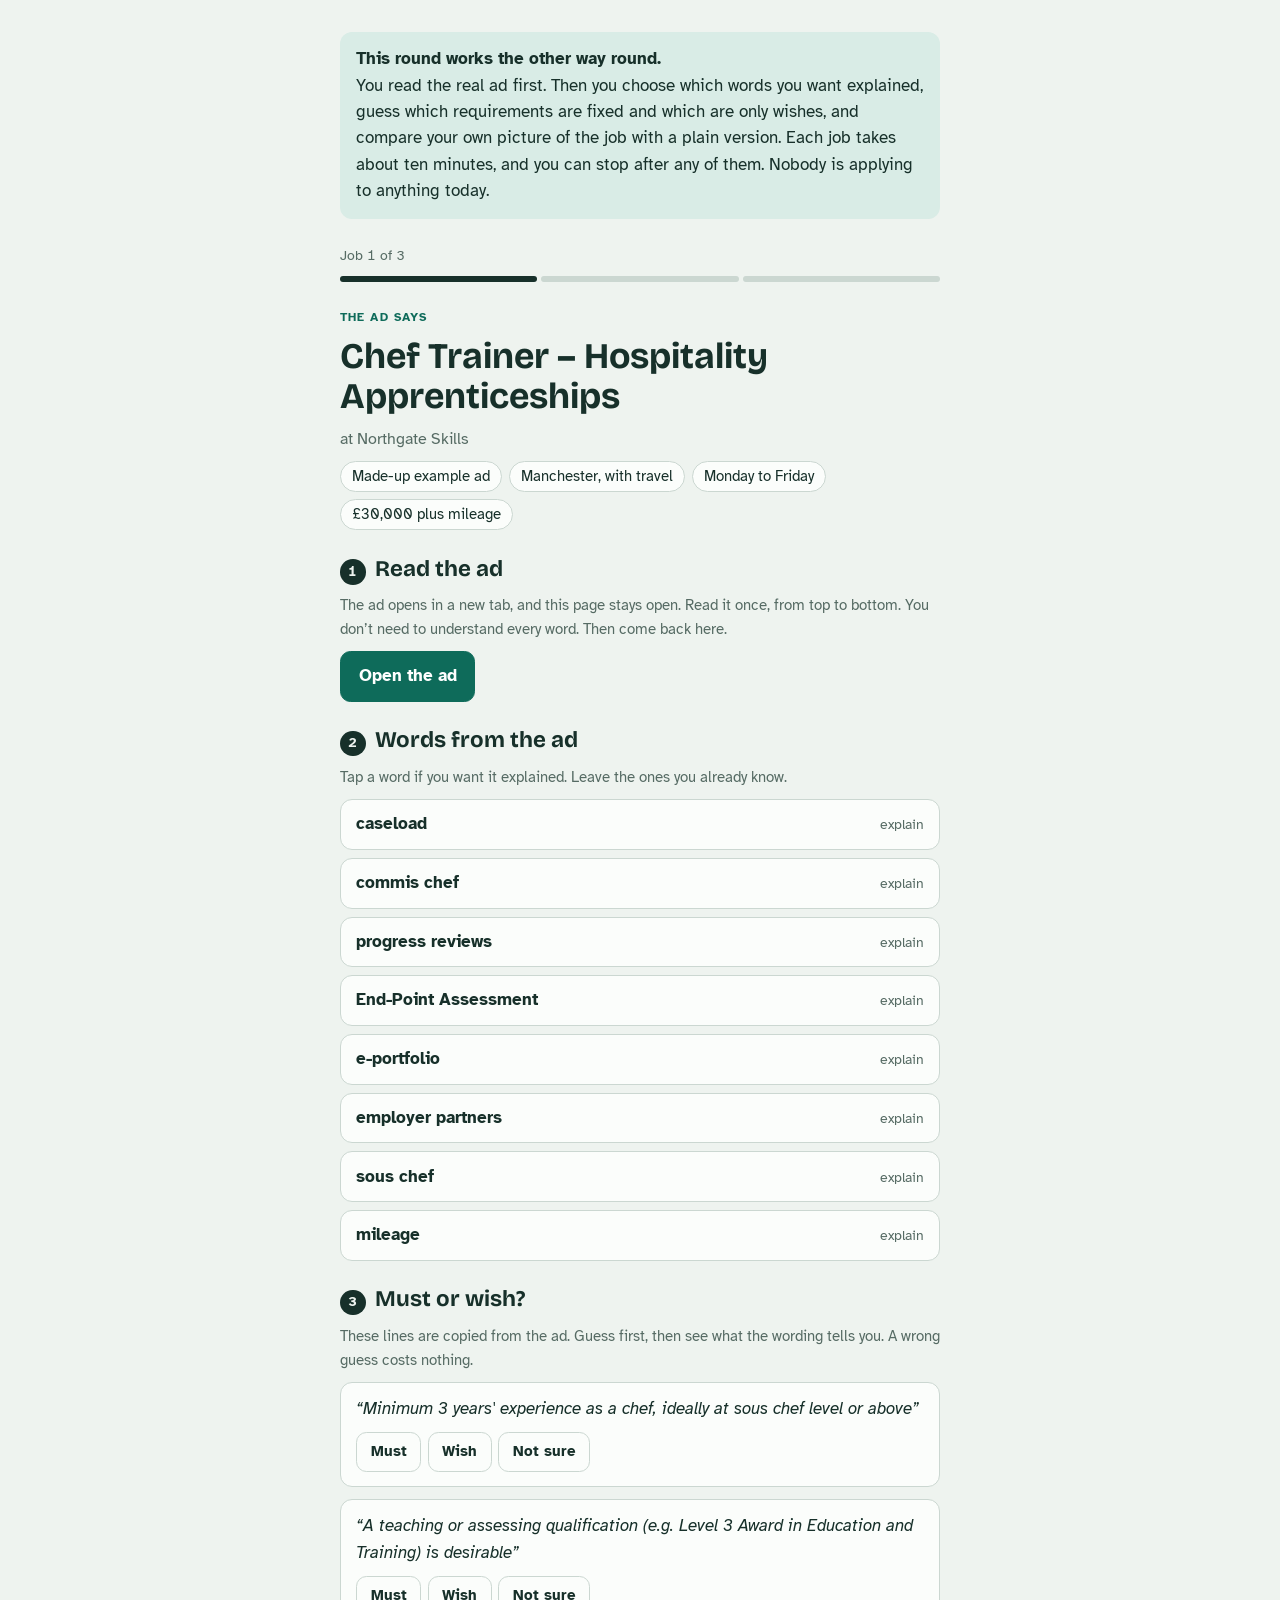
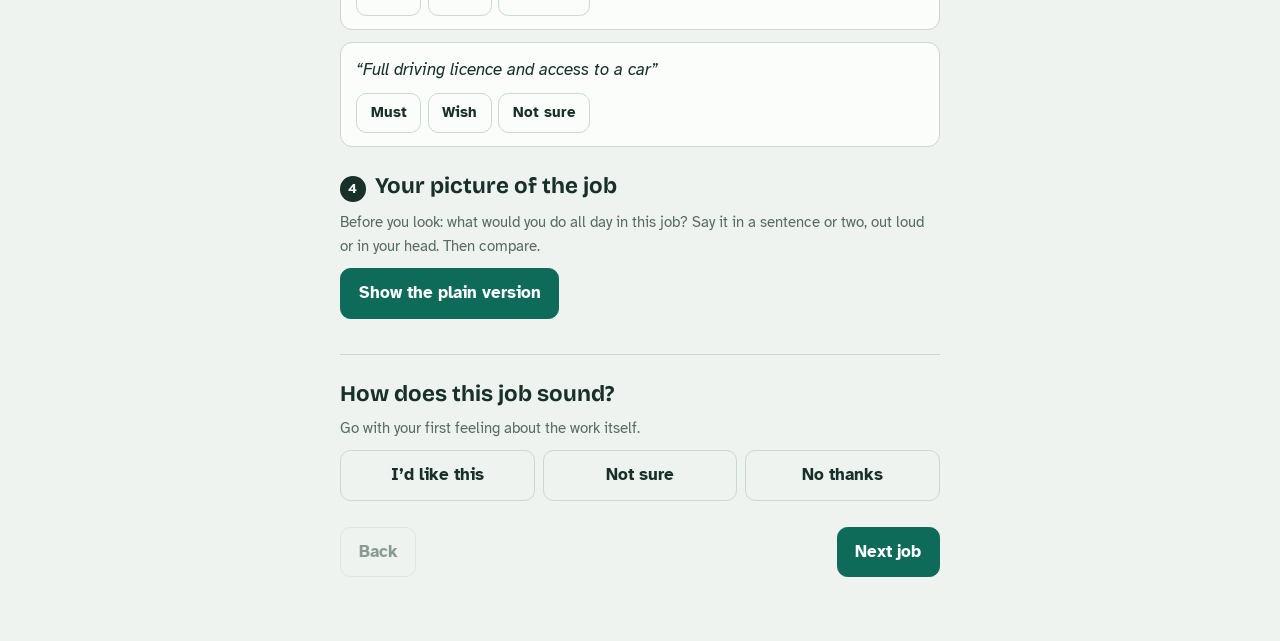
<file: docs/examples/4-ads-less-help.html>
<!doctype html>
<html lang="en">
<head>
<meta charset="utf-8">
<meta name="viewport" content="width=device-width, initial-scale=1, viewport-fit=cover">
<meta name="generator" content="Job Compass">
<title>Three jobs, with less help</title>
<link rel="stylesheet" href="https://fonts.googleapis.com/css2?family=Atkinson+Hyperlegible:wght@400;700&family=Bricolage+Grotesque:opsz,wght@12..96,600;12..96,700&display=swap">
<style>
/* Job Compass pages: one narrow reading column, readable on a phone.
   Shared by all four templates. Colours are tokens so dark mode is one block. */
:root {
  --bg: #EEF3EF;
  --surface: #FBFDFB;
  --ink: #17302A;
  --muted: #566B64;
  --line: #CBD7D1;
  --accent: #0E6B5A;
  --accent-ink: #FFFFFF;
  --accent-soft: #D9ECE6;
  --mark: #F0C35A;
  --mark-ink: #3A2A00;
  --font-display: "Bricolage Grotesque", "Trebuchet MS", "Segoe UI", system-ui, sans-serif;
  --font-body: "Atkinson Hyperlegible", "Segoe UI", system-ui, -apple-system, sans-serif;
  color-scheme: light;
}
@media (prefers-color-scheme: dark) {
  :root:not([data-theme="light"]) {
    --bg: #0F1715;
    --surface: #17221F;
    --ink: #E4EEE9;
    --muted: #9BB0A8;
    --line: #2B3A35;
    --accent: #58C7AE;
    --accent-ink: #06231D;
    --accent-soft: #1D3A33;
    --mark: #E3B04B;
    --mark-ink: #2A1E00;
    color-scheme: dark;
  }
}
:root[data-theme="dark"] {
  --bg: #0F1715;
  --surface: #17221F;
  --ink: #E4EEE9;
  --muted: #9BB0A8;
  --line: #2B3A35;
  --accent: #58C7AE;
  --accent-ink: #06231D;
  --accent-soft: #1D3A33;
  --mark: #E3B04B;
  --mark-ink: #2A1E00;
  color-scheme: dark;
}

*, *::before, *::after { box-sizing: border-box; }
html { -webkit-text-size-adjust: 100%; }
body {
  margin: 0;
  background: var(--bg);
  color: var(--ink);
  font-family: var(--font-body);
  font-size: 1.0625rem;
  line-height: 1.55;
  overflow-wrap: break-word;
}
img { max-width: 100%; }
[hidden] { display: none !important; }
a { color: var(--accent); text-underline-offset: 0.15em; }

.wrap {
  max-width: 40rem;
  margin-inline: auto;
  padding-inline: 1rem;
  padding-block: 2rem 4rem;
  display: flex;
  flex-direction: column;
  gap: 1.6rem;
}
@media (min-width: 480px) { .wrap { padding-inline: 1.25rem; } }
.wrap p, .wrap h1, .wrap h2, .wrap ul, .wrap ol, .wrap dl, .wrap dd { margin: 0; }
.stack { display: flex; flex-direction: column; gap: 0.6rem; }
.waiting { color: var(--muted); }

/* headings */
.eyebrow {
  font-size: 0.78rem;
  font-weight: 700;
  letter-spacing: 0.09em;
  text-transform: uppercase;
  color: var(--accent);
}
h1 {
  font-family: var(--font-display);
  font-weight: 700;
  font-size: clamp(1.6rem, 5.8vw, 2.25rem);
  line-height: 1.12;
  text-wrap: balance;
}
h2 {
  font-family: var(--font-display);
  font-weight: 700;
  font-size: clamp(1.15rem, 4.4vw, 1.4rem);
  line-height: 1.2;
  text-wrap: balance;
  display: flex;
  gap: 0.6rem;
  align-items: baseline;
}
h1:focus, h2:focus { outline: none; }
h2 .num {
  flex: none;
  font-family: var(--font-body);
  font-size: 0.85rem;
  width: 1.6rem;
  height: 1.6rem;
  border-radius: 50%;
  background: var(--ink);
  color: var(--bg);
  display: inline-flex;
  align-items: center;
  justify-content: center;
  font-variant-numeric: tabular-nums;
}
.lede { color: var(--muted); max-width: 34rem; }
.hint { color: var(--muted); font-size: 0.95rem; }
.fine { color: var(--muted); font-size: 0.9rem; }
.note {
  background: var(--accent-soft);
  border-radius: 0.75rem;
  padding: 0.85rem 1rem;
  font-size: 0.98rem;
}
.rule { background: var(--accent-soft); border-radius: 0.75rem; padding: 0.9rem 1rem; }
.rule strong { display: block; }
hr { border: 0; border-top: 1px solid var(--line); margin: 0; }

/* progress */
.count { font-size: 0.9rem; color: var(--muted); font-variant-numeric: tabular-nums; }
.trail { display: grid; gap: 4px; }
.seg { height: 6px; border-radius: 3px; background: var(--line); }
.seg.done { background: var(--accent); }
.seg.skip { background: repeating-linear-gradient(90deg, var(--muted) 0 3px, transparent 3px 6px); }
.seg.now { background: var(--ink); }

/* buttons */
.btn, a.btn {
  font: inherit;
  font-weight: 700;
  border-radius: 0.65rem;
  padding: 0.7rem 1.1rem;
  border: 1.5px solid var(--accent);
  background: var(--accent);
  color: var(--accent-ink);
  cursor: pointer;
  text-decoration: none;
  display: inline-block;
  text-align: center;
}
.btn.quiet { background: transparent; color: var(--ink); border-color: var(--line); }
.btn.quiet:hover { border-color: var(--accent); }
.btn.quiet[aria-pressed="true"] { background: var(--accent-soft); border-color: var(--accent); }
.btn.small { padding: 0.45rem 0.85rem; font-size: 0.95rem; }
.btn:disabled { opacity: 0.45; cursor: default; }
:focus-visible { outline: 3px solid var(--accent); outline-offset: 2px; }
.row { display: flex; flex-wrap: wrap; gap: 0.625rem; justify-content: space-between; align-items: center; }
.row.start { justify-content: flex-start; }

/* chips */
.facts, .chips { list-style: none; padding: 0; display: flex; flex-wrap: wrap; gap: 0.4rem; }
.facts li, .chips li {
  border: 1px solid var(--line);
  border-radius: 999px;
  padding: 0.2rem 0.7rem;
  font-size: 0.93rem;
  background: var(--surface);
}

/* choice cards: quiz options, tasks, kinds of work */
.opts, .tasks, .cands { display: grid; gap: 0.55rem; }
.opt, .task {
  display: flex;
  gap: 0.75rem;
  align-items: flex-start;
  width: 100%;
  min-width: 0;
  text-align: left;
  font: inherit;
  color: inherit;
  background: var(--surface);
  border: 1.5px solid var(--line);
  border-radius: 0.75rem;
  padding: 0.85rem 0.95rem;
  cursor: pointer;
}
.opt:hover, .task:hover { border-color: var(--accent); }
.opt[aria-pressed="true"], .task[aria-pressed="true"] { background: var(--accent-soft); border-color: var(--accent); }
.task[aria-disabled="true"] { opacity: 0.55; cursor: default; }
.task[aria-disabled="true"]:hover { border-color: var(--line); }
.opt .dot {
  flex: none;
  width: 1.15rem;
  height: 1.15rem;
  margin-top: 0.2rem;
  border-radius: 50%;
  border: 1.5px solid var(--muted);
}
.opt[aria-pressed="true"] .dot {
  border-color: var(--accent);
  background: var(--accent);
  box-shadow: inset 0 0 0 3px var(--accent-soft);
}
.task .box {
  flex: none;
  width: 1.2rem;
  height: 1.2rem;
  margin-top: 0.18rem;
  border-radius: 0.3rem;
  border: 1.5px solid var(--muted);
  position: relative;
}
.task[aria-pressed="true"] .box { border-color: var(--accent); background: var(--accent); }
.task[aria-pressed="true"] .box::after {
  content: "";
  position: absolute;
  left: 0.32rem;
  top: 0.08rem;
  width: 0.32rem;
  height: 0.62rem;
  border-right: 2px solid var(--accent-ink);
  border-bottom: 2px solid var(--accent-ink);
  transform: rotate(45deg);
}
.opt .txt, .task .txt { min-width: 0; }

/* kinds of work to keep or cross out */
.cand {
  background: var(--surface);
  border: 1.5px solid var(--line);
  border-radius: 0.8rem;
  padding: 0.9rem 0.95rem;
  display: grid;
  gap: 0.6rem;
}
.cand .name { font-family: var(--font-display); font-weight: 700; font-size: 1.1rem; line-height: 1.2; }
.cand.out { background: transparent; border-style: dashed; }
.cand.out .name, .cand.out .day { color: var(--muted); text-decoration: line-through; text-decoration-thickness: 1px; }
.cand .row { justify-content: flex-start; }
.tally { font-variant-numeric: tabular-nums; }
textarea.free {
  width: 100%;
  min-height: 5.5rem;
  font: inherit;
  color: var(--ink);
  background: var(--surface);
  border: 1.5px solid var(--line);
  border-radius: 0.65rem;
  padding: 0.7rem 0.8rem;
}

/* quiz results */
.dirs { display: grid; gap: 0.75rem; }
.dir { background: var(--surface); border: 1.5px solid var(--line); border-radius: 0.875rem; }
.dir.top { border-color: var(--mark); }
.dir summary {
  cursor: pointer;
  list-style: none;
  padding: 1rem;
  display: grid;
  grid-template-columns: minmax(0, 1fr) auto auto;
  gap: 0.5rem 0.75rem;
  align-items: center;
  border-radius: 0.8rem;
}
.dir summary::-webkit-details-marker { display: none; }
.dir .name { font-family: var(--font-display); font-weight: 700; font-size: 1.15rem; line-height: 1.2; min-width: 0; }
.badge {
  display: inline-block;
  margin-bottom: 0.3rem;
  background: var(--mark);
  color: var(--mark-ink);
  font-family: var(--font-body);
  font-size: 0.72rem;
  font-weight: 700;
  letter-spacing: 0.07em;
  text-transform: uppercase;
  border-radius: 0.35rem;
  padding: 0.12rem 0.45rem;
}
.dir .score { font-size: 0.9rem; color: var(--muted); white-space: nowrap; font-variant-numeric: tabular-nums; }
.dir .chev {
  width: 0.6rem;
  height: 0.6rem;
  border-right: 2px solid var(--muted);
  border-bottom: 2px solid var(--muted);
  transform: rotate(45deg);
  margin: 0 0.2rem 0.2rem;
  transition: transform 0.15s;
}
.dir[open] .chev { transform: rotate(-135deg); margin-bottom: -0.2rem; }
.bar { height: 8px; border-radius: 4px; background: var(--line); overflow: hidden; }
.bar i { display: block; height: 100%; border-radius: 4px; background: var(--accent); }
.dir .bar { grid-column: 1 / -1; }
.dir .body { display: grid; gap: 0.95rem; padding: 1rem; border-top: 1px solid var(--line); }
.lab {
  font-size: 0.74rem;
  font-weight: 700;
  letter-spacing: 0.08em;
  text-transform: uppercase;
  color: var(--muted);
  margin-bottom: 0.25rem;
}
.where { color: var(--muted); font-size: 0.93rem; margin-top: 0.45rem; }
ul.titles { list-style: none; padding: 0; display: grid; gap: 0.5rem; }
ul.titles li { border-left: 3px solid var(--line); padding-left: 0.75rem; display: grid; gap: 0.05rem; }
ul.titles li span { color: var(--muted); font-size: 0.93rem; }
.searchbox { background: var(--surface); border: 1.5px solid var(--mark); border-radius: 0.875rem; padding: 1rem; }
.searchbox ul.chips li { background: var(--bg); }

/* job pages */
.called, .at { color: var(--muted); font-size: 0.98rem; }
.called b { color: var(--ink); }
.short { border-left: 3px solid var(--mark); padding-left: 0.85rem; }
.know { padding-left: 1.15rem; display: grid; gap: 0.4rem; }
.sub { font-weight: 700; }
.plain { display: grid; gap: 1.1rem; }

dl.words { display: grid; gap: 0.75rem; }
dl.words div { border-left: 3px solid var(--line); padding-left: 0.85rem; }
dl.words dt { font-weight: 700; }

.signals { display: grid; gap: 0.6rem; }
.signals div { border-left: 3px solid var(--line); padding-left: 0.85rem; }
.signals b { display: block; }
.signalbox { background: var(--surface); border: 1.5px solid var(--line); border-radius: 0.75rem; padding: 0.9rem 1rem; display: grid; gap: 0.6rem; }

.asks { list-style: none; padding: 0; display: grid; gap: 0.75rem; }
.asks li {
  background: var(--surface);
  border: 1.5px solid var(--line);
  border-radius: 0.75rem;
  padding: 0.85rem 0.95rem;
  display: grid;
  gap: 0.35rem;
}
.asks li.have { border-color: var(--mark); }
.tag {
  justify-self: start;
  font-size: 0.72rem;
  font-weight: 700;
  letter-spacing: 0.07em;
  text-transform: uppercase;
  border-radius: 0.35rem;
  padding: 0.12rem 0.45rem;
  border: 1px solid var(--line);
  color: var(--muted);
}
.tag.have { background: var(--mark); color: var(--mark-ink); border-color: var(--mark); }
.tag.must { color: var(--ink); border-color: var(--ink); }
.wrote { font-style: italic; }
.asks .why { color: var(--muted); font-size: 0.97rem; }
.signal { font-size: 0.93rem; }
.signal b { font-style: normal; }

/* explain-on-tap words */
div.words { display: grid; gap: 0.5rem; }
.word { background: var(--surface); border: 1.5px solid var(--line); border-radius: 0.75rem; }
.word.open { border-color: var(--accent); }
.word button {
  width: 100%;
  min-width: 0;
  display: flex;
  justify-content: space-between;
  align-items: baseline;
  gap: 0.75rem;
  text-align: left;
  font: inherit;
  font-weight: 700;
  color: inherit;
  background: none;
  border: 0;
  border-radius: 0.7rem;
  padding: 0.7rem 0.95rem;
  cursor: pointer;
}
.word button .q { flex: none; color: var(--muted); font-weight: 400; font-size: 0.9rem; }
.word.open button { cursor: default; }
.word.open button .q { display: none; }
.word .mean { padding: 0 0.95rem 0.8rem; }

/* must or wish */
.lines { display: grid; gap: 0.75rem; }
.linecard {
  background: var(--surface);
  border: 1.5px solid var(--line);
  border-radius: 0.75rem;
  padding: 0.85rem 0.95rem;
  display: grid;
  gap: 0.6rem;
}
.linecard .pick { display: flex; flex-wrap: wrap; gap: 0.4rem; }
.linecard .fb { border-top: 1px solid var(--line); padding-top: 0.6rem; }
.linecard .fb b { display: block; }

.react { display: flex; flex-wrap: wrap; gap: 0.5rem; }
.react .btn { flex: 1 1 9rem; }

/* summaries */
.sum { list-style: none; padding: 0; display: grid; gap: 0.6rem; }
.sum li {
  background: var(--surface);
  border: 1.5px solid var(--line);
  border-radius: 0.75rem;
  padding: 0.8rem 0.95rem;
  display: flex;
  flex-wrap: wrap;
  gap: 0.3rem 0.75rem;
  justify-content: space-between;
  align-items: baseline;
}
.sum .what { font-weight: 700; min-width: 0; flex: 1 1 14rem; }
.sum .said { color: var(--muted); white-space: nowrap; }
.sum li.yes { border-color: var(--mark); }
.sum li.yes .said { color: var(--ink); font-weight: 700; }
.kinds { display: grid; gap: 0.65rem; }
.kind { display: grid; grid-template-columns: minmax(0, 1fr) auto; gap: 0.3rem 0.75rem; align-items: baseline; }
.kind .n { color: var(--muted); font-size: 0.9rem; font-variant-numeric: tabular-nums; }
.kind .bar { grid-column: 1 / -1; }
.picked { padding-left: 1.15rem; display: grid; gap: 0.3rem; }

#copy-fallback {
  width: 100%;
  min-height: 11rem;
  font: inherit;
  font-size: 0.95rem;
  color: var(--ink);
  background: var(--surface);
  border: 1.5px solid var(--line);
  border-radius: 0.65rem;
  padding: 0.75rem;
}
@media (prefers-reduced-motion: reduce) { .dir .chev { transition: none; } }
@media print {
  .row, .react, #copy-fallback { display: none !important; }
  .dir .body { display: grid !important; }
}

</style>
</head>
<body>
<main class="wrap" id="app"><p class="waiting">This page has not started yet. If you still see this message after a few seconds, you are probably looking at a preview that blocks scripts. Save the file to your computer or phone and open it in a browser such as Chrome, Firefox or Safari.</p></main>
<script>window.JC_STRINGS = {"meta":{"lang":"en","locale":"en-GB","signalsChecked":true},"common":{"quoteOpen":"“","quoteClose":"”","waiting":"This page has not started yet. If you still see this message after a few seconds, you are probably looking at a preview that blocks scripts. Save the file to your computer or phone and open it in a browser such as Chrome, Firefox or Safari.","back":"Back","next":"Next","nextJob":"Next job","seeWhatIThought":"See what I thought","pickHint":"Pick up to {max} that sound best to you.","pickFull":"That's {max}. To pick a different one, untick one first.","react":{"yes":"I’d like this","maybe":"Not sure","no":"No thanks"},"reactTitle":"How does this job sound?","reactHint":"Go with your first feeling about the work itself.","copyFallbackLabel":"Your answers as text","resetYes":"Yes, clear them","resetNo":"Keep them","copyBlocked":"Copying is blocked here. The text is selected below, so you can copy it yourself.","copied":"Copied. Now paste it into the chat with Claude, or into a message to whoever sent you this page, and send it.","startAgain":"Start again","copyHeader":"Job Compass: {page}","jobCount":"Job {i} of {total}","nobodyApplying":"Nobody is applying to anything today.","noAnswer":"no answer","noAnswerYet":"No answer yet","copyKinds":"Tasks I picked, by kind:","copyPicked":"The tasks I picked:","whatYouThought":"What you thought","kindsTitle":"The kind of work you picked","kindsHint":"Counted across all the jobs.","noPicks":"You didn’t pick any tasks. That’s fine. Your reactions to the jobs already say something.","tasksN":{"one":"{n} task","other":"{n} tasks"},"pickedTitle":"The tasks you picked","nextStepTitle":"One small next step","copyWhatIThought":"Copy what I thought","lookAgain":"Look at the jobs again","resetJobsQuestion":"Clear everything you picked on this page?","adsFooter":"The ads were open on {date} and may have closed since. The plain-language parts are a rewording, so the original ad is always the reference. Your answers stay on this phone or computer."},"pick":{"eyebrow":"Kinds of work","title":"Which of these could you picture?","lede":"Here are {n} kinds of work that could suit you. Cross out the ones that feel wrong, until between {min} and {max} are left. Nothing here tests what you can do, so go by what sounds good. You can change your mind at any time.","crossOut":"Not for me","bringBack":"Bring it back","tally":"You’re keeping {n} of {total}.","tooMany":{"one":"The quiz can compare up to {max}. Cross out 1 more, the one you’re least curious about.","other":"The quiz can compare up to {max}. Cross out {n} more, the ones you’re least curious about."},"tooFew":"Fewer than {min} feel possible. That’s useful to know too. Send your list anyway, and you’ll get some new ones based on what you crossed out.","fine":"That works. Copy your list and send it back, and the quiz will be made from the ones you kept.","noteTitle":"Anything to add?","noteHint":"A kind of work that’s missing, or a reason one felt wrong. Only if you want to.","noteLabel":"Anything to add","copy":"Copy my list","copyName":"kinds of work","copyKept":"Keeping ({n}):","copyOut":"Crossed out ({n}):","copyNone":"none","copyNote":"Something to add:","resetQuestion":"Bring back everything you crossed out?","footer":"Your choices stay on this phone or computer."},"quiz":{"eyebrow":"Quiz","title":"Which kind of work would you like?","lede":"{n} quick choices, about {mins} minutes. Nothing here tests what you can do, and there are no right answers. Pick what sounds nicest, even if you think you couldn’t do it yet. Skip any question where nothing fits.","count":"Question {i} of {total}","skip":"Skip this one","resultsTitle":"Your kinds of work","resultsLede":"Sorted by how often you picked each one when it was offered. Read the top ones and notice which description feels right. That feeling counts for more than the number.","noneAnswered":"You skipped every question, so there is nothing to sort yet. You can still open each one below and read what the work is like.","fewAnswered":"You answered {n} of {total} questions, so treat this as a rough hint. Opening the descriptions and reading them will tell you more.","closeTop":"Your top two are close together. That’s common, and many real jobs mix both.","mostPicked":"Most picked","score":"{picked} of {offered}","notRated":"not rated","labDay":"A normal day","labTitles":"Job titles to search for","labBring":"What you already bring","labKnow":"Good to know","feelQuestion":"Does one of these feel right?","feelHint":"There’s no wrong answer here either.","feel":{"yes":"Yes","partly":"Partly","no":"Not really"},"feelNoNote":"That’s useful to know, not a failure. Copy your results and send them. The next set of kinds of work will be built from what you picked and what you skipped.","searchTitle":"Your search words","searchHint":"These are what the jobs are called, and the words that find them in job ads. They come from what you picked most. You don’t have to search now: the next step uses them to pick a few ads for you.","copySearch":"Search words:","copy":"Copy my results","review":"Look at my answers again","resetQuestion":"Clear all {n} answers?","copyName":"quiz results","copyPicked":"picked {picked} of {offered}","copySkipped":"Skipped questions: {n}","copyNoAnswer":"no answer","footer":"This is a starting point for a conversation, built from {n} questions about what you like. It is not a psychological test, and it says nothing about what you are able to do. Your answers stay on this phone or computer."},"signals":{"title":"How to tell a must from a wish","intro":"Ads mix fixed requirements with things they’d simply like. A few small words tell you which is which.","wish":{"label":"A wish","words":"“is a plus”, “is preferable”, “ideally”, “nice to have”, “an advantage”, “desirable”, “would be great”"},"must":{"label":"A must","words":"“mandatory”, “required”, “essential”, or a plain statement with no softening word"},"small":{"label":"A small must","words":"“first”, “basic”, “some”: a little is enough"},"neither":{"label":"Hard to measure","words":"Lines like “excellent communication skills” describe the person they imagine. Nobody can check them, so don’t count them against yourself."},"uncheckedNote":"Claude translated this list, so a word or two may be missing."},"tags":{"must":"Must","wish":"A wish","small":"A small must","neither":"Hard to measure","have":"You have this"},"kinds":{"data":"Numbers & data","write":"Reading & writing","org":"Organising","check":"Checking & rules","people":"Working with people","hands":"Hands-on work","create":"Making & designing"},"ads1":{"ruleText":"This is practice at reading job ads, and a way to notice which kinds of work sound good to you. You are judging these jobs. They are not judging you. Job ads are written in insider language, so each one comes with a word list.","eyebrow":"What the job is","calledPre":"The ad calls it ","calledPost":", at {employer}.","weekTitle":"A week in this job","wordsTitle":"Words from the ad","wordsHint":"Insider words from the ad, in plain language.","asksTitle":"What they ask for","asksHint":"Lines in quotation marks are copied from the ad.","signalPre":"The word that decides it: ","knowTitle":"Good to know","readOriginal":"Read the original ad","readOriginalPost":" if you’re curious. You don’t have to.","uncheckedChip":"Not checked word for word","copyName":"jobs translated","summaryEyebrow":"Jobs, translated","summaryLede":"You’ve now been through {n} real job ads. Here’s what you said about them.","summaryJobs":"The {n} jobs","nextYes":"If you like, open the original ad for a job you liked and read it through once. The words explained here will look familiar. That’s all.","nextYesNoWords":"If you like, open the original ad for a job you liked and look for the small words that decide must or wish, like “ideally” or “required”. That’s all.","nextNone":"None of them has to fit. Knowing what you don’t want narrows the search too. The tasks you picked are the useful part: they show what to look for in the next ads.","ruleTextNoWords":"This is practice at reading job ads, and a way to notice which kinds of work sound good to you. You are judging these jobs. They are not judging you. Job ads are written in insider language, so everything here is in plain words.","asksHintUnchecked":"This ad couldn’t be checked word for word, so these are in our own words, and must or wish is our best reading of it. The ad may also ask for a thing or two that isn’t listed here.","findWordPrompt":"If you’re curious, open the original ad and look for the small words from the box above, like “ideally” or “required”. They tell you for sure which lines are musts. A line with none of them is usually a must."},"ads2":{"ruleTitle":"This round works the other way round.","ruleTitleAlone":"Practice reading real job ads.","ruleText":"You read the real ad first. Then you choose which words you want explained, guess which requirements are fixed and which are only wishes, and compare your own picture of the job with a plain version. Each job takes about ten minutes, and you can stop after any of them. Nobody is applying to anything today.","eyebrow":"The ad says","at":"at {employer}","readTitle":"Read the ad","readHint":"The ad opens in a new tab, and this page stays open. Read it once, from top to bottom. You don’t need to understand every word. Then come back here.","openAd":"Open the ad","readHintPasted":"Read the ad you found once, from top to bottom. You don’t need to understand every word. Then come back here.","wordsTitle":"Words from the ad","wordsHint":"Tap a word if you want it explained. Leave the ones you already know.","explain":"explain","linesTitle":"Must or wish?","linesHint":"These lines are copied from the ad. Guess first, then see what the wording tells you. A wrong guess costs nothing.","guess":{"must":"Must","wish":"Wish","unsure":"Not sure"},"same":{"must":"That’s how the ad means it: a must.","wish":"That’s how the ad means it: a wish."},"means":{"must":"The ad means it as a must.","wish":"The ad means it as a wish."},"pictureTitle":"Your picture of the job","pictureHint":"Before you look: what would you do all day in this job? Say it in a sentence or two, out loud or in your head. Then compare.","showPlain":"Show the plain version","copyName":"jobs with less help","copyWords":"Words I wanted explained: {n} of {total}","copyNone":"none","copyLines":"Must or wish:","copyLine":"{employer} line {n}: I said {said}, the ad means {is}","copyNothing":"nothing","summaryEyebrow":"Jobs, with less help","summaryLede":"This time you read the original ads yourself.","wordsSummaryTitle":"The words","wordsNone":"You didn’t open any of the {total} word explanations.","wordsSome":"You wanted {n} of {total} words explained, and read the other {rest} without help.","wordsRoundOne":"In the first round, every word was explained for you.","linesSummaryTitle":"Must or wish","linesMatched":"You read {n} of {total} lines the way the ad means them.","signalsLead":"These are the words to look for in any ad:","noWords":"No insider words to explain in these lines."},"tagsProbably":{"must":"Probably a must","wish":"Probably a wish","small":"Probably a small must","neither":"Hard to measure","have":"You have this"}};</script>
<script>window.JC_DATA = {"page":"ads-less-help","title":"Three jobs, with less help","checked":"2026-10-11","jobs":[{"id":"trainer","title":"Chef Trainer – Hospitality Apprenticeships","employer":"Northgate Skills","facts":["Made-up example ad","Manchester, with travel","Monday to Friday","£30,000 plus mileage"],"link":"https://example.com/jobs/chef-trainer","words":[["caseload","The group of people you are responsible for. Here, about 35 apprentices."],["commis chef","The most junior chef in a kitchen, usually still learning."],["progress reviews","Regular meetings to check how an apprentice is getting on, with them and their boss."],["End-Point Assessment","The final test at the end of an apprenticeship, run by someone from outside."],["e-portfolio","An online folder where an apprentice’s work and progress are kept."],["employer partners","The restaurants and hotels where the apprentices work."],["sous chef","The second in charge of a kitchen, after the head chef."],["mileage","Money paid back for each mile you drive for work."]],"lines":[{"wrote":"Minimum 3 years' experience as a chef, ideally at sous chef level or above","is":"must","signal":"Minimum","why":"The three years are a must. The second half, after “ideally”, is only a wish."},{"wrote":"A teaching or assessing qualification (e.g. Level 3 Award in Education and Training) is desirable","is":"wish","signal":"is desirable","why":"And they add that they will help you get it."},{"wrote":"Full driving licence and access to a car","is":"must","why":"No softening word, so a must. The job means driving between workplaces."}],"short":"Northgate Skills trains young chefs while they work in restaurants and hotels. You would visit about 35 of them at their workplaces, teach them, check how they’re getting on, and get them ready for their final test.","week":[["people","Visit apprentices in their kitchens and watch them cook"],["people","Teach small groups, in person or online"],["check","Check each apprentice’s progress with them and their boss"],["write","Keep each apprentice’s records up to date online"],["org","Plan your week of visits across Greater Manchester"],["hands","Show cooking techniques and say what went well and what didn’t"]],"know":["You’d drive a lot. The ad pays for the miles and asks for your own car.","They will help you get the teaching qualification, so you don’t need it to apply.","Daytime hours, Monday to Friday."]},{"id":"planner","title":"Production Planner","employer":"Brightwater Bakery","facts":["Made-up example ad","Oldham","Monday to Friday, 8am to 4:30pm","£29,000 to £32,000"],"link":"https://example.com/jobs/production-planner","words":[["Operations Manager","The person in charge of the day-to-day running of the bakery."],["labour","Here it means the people available to work each shift."],["raw material","Ingredients."],["line capacity","How much one production line can make in an hour."],["ERP system","Business software that holds orders, stock and plans in one place."],["SAP","A widely used ERP system."],["plan adherence","How closely what was made matched the plan."],["fast-moving","Here: a business where products sell and change quickly, like food or drinks."]],"lines":[{"wrote":"Experience of planning or scheduling in a food or fast-moving environment","is":"must","why":"No softening word, so a must. Kitchens plan all the time, and whether that counts is a fair question to ask them."},{"wrote":"Excellent Excel skills","is":"must","why":"A must, and “excellent” sets a level. In planning jobs, Excel is the main tool."},{"wrote":"Knowledge of SAP or a similar ERP system would be an advantage","is":"wish","signal":"would be an advantage","why":"Most people learn these systems on the job."}],"short":"Brightwater Bakery bakes for supermarkets and coffee chains. Every day someone decides what each of the three production lines makes, and how many people are needed. You would make that plan, and change it when an order or an ingredient doesn’t turn up.","week":[["org","Make tomorrow’s plan for what each line bakes"],["org","Change the plan when an order or a delivery changes"],["people","Agree with the shift managers how many people each shift needs"],["data","Keep an eye on stocks of ingredients and packaging"],["data","Report how closely the bakery kept to the plan, and how much was wasted"]],"know":["It’s an office job inside a bakery, with daytime hours.","Of the three ads, this one asks most for computer skills.","Free bakery products are included."]},{"id":"schoolcook","title":"Kitchen Manager – Primary School","employer":"Meadow Lane Catering","facts":["Made-up example ad","Stockport","Term time only, 7:30am to 2:30pm","£13.20 an hour"],"link":"https://example.com/jobs/school-kitchen-manager","words":[["Term time only","You work only while the school is open. Ask how the pay works over the holidays."],["menu cycle","A set of menus that repeats, here every four weeks."],["special diets","Meals for children who can’t eat certain foods, for health or religious reasons."],["dietary request forms","Forms that parents fill in to tell the kitchen what their child can’t eat."],["DBS check","A background check for people who work with children. DBS stands for Disclosure and Barring Service."],["kitchen assistants","The team who help prepare, serve and clean."]],"lines":[{"wrote":"Previous experience running a kitchen or supervising a team","is":"must","why":"No softening word, so a must. Supervising is enough; you don’t need to have been head chef."},{"wrote":"Level 3 desirable","is":"wish","signal":"desirable","why":"In brackets after the Level 2 certificate, which is the must. The higher level is only a wish."},{"wrote":"An enhanced DBS check is required for this role","is":"must","signal":"is required","why":"A must, and they arrange it for you."}],"short":"Meadow Lane Catering cooks lunch in primary schools. At this school, about 320 children eat every day. You’d run the kitchen with four assistants: cooking, keeping children with allergies safe, ordering food and keeping the records.","week":[["hands","Cook lunch for about 320 children from a set menu"],["people","Run a small team of four kitchen assistants"],["check","Make sure children with allergies get safe meals"],["org","Order the food online and stay within the budget"],["check","Fill in the daily food safety records"]],"know":["The shortest hours of all the ads, and the school holidays are free.","Pay is by the hour and only in term time, so the yearly total is lower than it first looks.","Of the three ads, this is the one with the most cooking."]}],"pageId":"12eda83f3b"};</script>
<script>
/* Job Compass shared page code.
   Every page gets: window.JC_DATA (the content Claude wrote), window.JC_STRINGS (page text),
   and this file. The page template then calls JC.boot(start). Nothing here talks to a server;
   progress stays in this browser's storage. */
var JC = (function () {
  'use strict';

  var DATA = window.JC_DATA || {};
  var S = window.JC_STRINGS || {};

  // ---- text -------------------------------------------------------------
  function lookup(key) {
    var parts = key.split('.'), v = S;
    for (var i = 0; i < parts.length; i++) {
      if (v == null || typeof v !== 'object') return null;
      v = v[parts[i]];
    }
    return v;
  }
  // t('quiz.count', {n: 3, total: 14}). Values may be {one, other} for plurals.
  function t(key, vars) {
    var v = lookup(key);
    if (v == null) { try { console.warn('Missing text: ' + key); } catch (e) {} return key; }
    if (typeof v === 'object' && !Array.isArray(v)) v = (vars && vars.n === 1) ? v.one : v.other;
    if (Array.isArray(v)) return v;
    return String(v).replace(/\{(\w+)\}/g, function (m, k) {
      return vars && vars[k] != null ? String(vars[k]) : m;
    });
  }

  // Quotation marks come from the page text, so a translation can use its own („…“ in German).
  function q(s) { return t('common.quoteOpen') + s + t('common.quoteClose'); }

  function niceDate(iso) {
    if (!iso) return '';
    var d = new Date(iso + 'T12:00:00Z');
    if (isNaN(d)) return iso;
    try {
      return d.toLocaleDateString(t('meta.locale'), { day: 'numeric', month: 'long', year: 'numeric', timeZone: 'UTC' });
    } catch (e) { return iso; }
  }

  // ---- DOM --------------------------------------------------------------
  function h(tag, props) {
    var n = document.createElement(tag), k, v, i, c;
    if (props) for (k in props) {
      v = props[k];
      if (v == null || v === false) continue;
      if (k === 'class') n.className = v;
      else if (k === 'text') n.textContent = v;
      else if (k === 'style') n.setAttribute('style', v);
      else if (k.slice(0, 2) === 'on') n.addEventListener(k.slice(2), v);
      else n.setAttribute(k, v === true ? '' : v);
    }
    for (i = 2; i < arguments.length; i++) {
      c = arguments[i];
      if (c == null || c === false) continue;
      if (Array.isArray(c)) c.forEach(function (x) { if (x != null && x !== false) n.append(x); });
      else n.append(c);
    }
    return n;
  }

  function section(title, hint) {
    var s = h('section', { class: 'stack' }, h('h2', null, h('span', { text: title })), hint && h('p', { class: 'hint', text: hint }));
    for (var i = 2; i < arguments.length; i++) if (arguments[i]) s.append(arguments[i]);
    return s;
  }

  function step(num, title, hint) {
    var s = h('section', { class: 'stack' },
      h('h2', null, num && h('span', { class: 'num', 'aria-hidden': 'true', text: String(num) }), h('span', { text: title })),
      hint && h('p', { class: 'hint', text: hint }));
    for (var i = 3; i < arguments.length; i++) if (arguments[i]) s.append(arguments[i]);
    return s;
  }

  function focusTitle(scroll) {
    if (scroll !== false) window.scrollTo(0, 0);
    var el = document.getElementById('focus-title');
    if (el) { try { el.focus({ preventScroll: true }); } catch (e) { el.focus(); } }
  }

  // ---- storage ----------------------------------------------------------
  // Each built page has its own pageId, so two people's pages on one device never mix.
  function store(name, valid) {
    var key = 'job-compass:' + name + ':' + (DATA.pageId || 'page');
    return {
      load: function () {
        try { var s = JSON.parse(localStorage.getItem(key) || 'null'); return valid(s) ? s : null; } catch (e) { return null; }
      },
      save: function (state) { try { localStorage.setItem(key, JSON.stringify(state)); } catch (e) {} },
      clear: function () { try { localStorage.removeItem(key); } catch (e) {} }
    };
  }

  function isIndexList(l, max) {
    return Array.isArray(l) && l.every(function (n, i) { return typeof n === 'number' && n % 1 === 0 && n >= 0 && n < max && l.indexOf(n) === i; });
  }

  // ---- pieces -----------------------------------------------------------
  function trail(label, total, current, stateOf) {
    var bar = h('div', { class: 'trail', role: 'img', 'aria-label': label, style: 'grid-template-columns:repeat(' + total + ',1fr)' });
    for (var n = 0; n < total; n++) {
      var st = n === current ? 'now' : stateOf(n);
      bar.append(h('span', { class: 'seg' + (st ? ' ' + st : '') }));
    }
    return h('div', { class: 'stack' }, h('p', { class: 'count', text: label }), bar);
  }

  // Up to `max` picks from a list of task texts. selected is an array of indexes, changed in place.
  function picker(idPrefix, texts, selected, max, onChange) {
    var list = h('div', { class: 'tasks' });
    var status = h('p', { class: 'hint', role: 'status' });
    var buttons = [];
    function paint() {
      var full = selected.length >= max;
      buttons.forEach(function (b, n) {
        var on = selected.indexOf(n) !== -1;
        b.setAttribute('aria-pressed', on ? 'true' : 'false');
        if (full && !on) b.setAttribute('aria-disabled', 'true'); else b.removeAttribute('aria-disabled');
      });
      status.textContent = full ? t('common.pickFull', { max: max }) : '';
    }
    texts.forEach(function (txt, n) {
      var b = h('button', { type: 'button', class: 'task', id: idPrefix + '-' + n, onclick: function () {
        var at = selected.indexOf(n);
        if (at !== -1) selected.splice(at, 1);
        else if (selected.length < max) selected.push(n);
        else return;
        paint();
        onChange();
      } }, h('span', { class: 'box', 'aria-hidden': 'true' }), h('span', { class: 'txt', text: txt }));
      buttons.push(b);
      list.append(b);
    });
    paint();
    return h('div', { class: 'stack' }, list, status);
  }

  // Three buttons: I'd like this / Not sure / No thanks. Tapping the chosen one again clears it.
  function reactions(idPrefix, current, onChange) {
    var box = h('div', { class: 'react' });
    var opts = ['yes', 'maybe', 'no'];
    opts.forEach(function (k) {
      box.append(h('button', { type: 'button', class: 'btn quiet', id: idPrefix + '-' + k,
        'aria-pressed': current() === k ? 'true' : 'false',
        onclick: function () {
          var next = current() === k ? null : k;
          onChange(next);
          Array.prototype.forEach.call(box.children, function (c) {
            c.setAttribute('aria-pressed', c.id === idPrefix + '-' + next ? 'true' : 'false');
          });
        } }, t('common.react.' + k)));
    });
    return box;
  }

  // Copy button with a manual fallback, plus "look again" and "start again" with a confirm step.
  function copyPanel(o) {
    var status = h('p', { class: 'fine', id: 'copy-status', role: 'status' });
    var fallback = h('textarea', { id: 'copy-fallback', readonly: true, hidden: true, 'aria-label': t('common.copyFallbackLabel') });
    var confirmRow = h('div', { class: 'row start', id: 'reset-confirm', hidden: true },
      h('span', { text: o.resetQuestion }),
      h('button', { type: 'button', class: 'btn', id: 'btn-reset-yes', onclick: o.onReset }, t('common.resetYes')),
      h('button', { type: 'button', class: 'btn quiet', id: 'btn-reset-no', onclick: function () { confirmRow.hidden = true; } }, t('common.resetNo')));
    function copy() {
      var text = o.getText();
      function manual() {
        fallback.hidden = false;
        fallback.value = text;
        fallback.focus();
        fallback.select();
        status.textContent = t('common.copyBlocked');
      }
      try {
        navigator.clipboard.writeText(text).then(function () {
          status.textContent = t('common.copied');
          fallback.value = text;
        }, manual);
      } catch (e) { manual(); }
    }
    return h('div', { class: 'stack' },
      h('div', { class: 'row start' },
        h('button', { type: 'button', class: 'btn', id: 'btn-copy', onclick: copy }, o.copyLabel),
        o.reviewLabel && h('button', { type: 'button', class: 'btn quiet', id: 'btn-review', onclick: o.onReview }, o.reviewLabel),
        h('button', { type: 'button', class: 'btn quiet', id: 'btn-reset', onclick: function () { confirmRow.hidden = false; } }, t('common.startAgain'))),
      confirmRow, status, fallback);
  }

  function bars(rows) {
    // rows: [{label, n}] already sorted. Only used for counts of the person's own picks.
    var max = Math.max.apply(null, rows.map(function (r) { return r.n; }).concat([1]));
    var box = h('div', { class: 'kinds' });
    rows.forEach(function (r) {
      box.append(h('div', { class: 'kind' },
        h('span', { text: r.label }),
        h('span', { class: 'n', text: r.count }),
        h('span', { class: 'bar', 'aria-hidden': 'true' }, h('i', { style: 'width:' + Math.round(r.n / max * 100) + '%' }))));
    });
    return box;
  }

  function header(lines) {
    // First line of every copied text names the page, so Claude knows what it is reading.
    return [t('common.copyHeader', { page: lines })];
  }

  // ---- start --------------------------------------------------------------
  function boot(start) {
    var app = document.getElementById('app');
    try { document.documentElement.lang = t('meta.lang'); } catch (e) {}
    if (DATA.title) document.title = DATA.title;
    var hot = window.claude && window.claude.hot;
    function go(saved) {
      app.textContent = '';
      start(app, saved || null);
    }
    try {
      if (hot && hot.ready) { hot.ready(go); return; }
    } catch (e) {}
    go((hot && hot.data) || null);
  }

  return {
    DATA: DATA, t: t, q: q, get: lookup, h: h, section: section, step: step, focusTitle: focusTitle, store: store,
    isIndexList: isIndexList, trail: trail, picker: picker, reactions: reactions, copyPanel: copyPanel,
    bars: bars, header: header, niceDate: niceDate, boot: boot
  };
})();

</script>
<script>
/* Step 4: three new ads, with less help.
   Per job: 1 read the real ad, 2 open only the words you want explained,
   3 guess must or wish for three quoted lines, 4 picture the job, then compare with a plain version. */
(function () {
  'use strict';
  var t = JC.t, h = JC.h, D = JC.DATA;
  var JOBS = D.jobs;
  var MAX = D.pickMax || 3;
  var GUESS = ['must', 'wish', 'unsure'];

  function fresh() {
    var s = { pos: 0, open: {}, guess: {}, shown: {}, picks: {}, react: {} };
    JOBS.forEach(function (j) {
      s.open[j.id] = [];
      s.guess[j.id] = j.lines.map(function () { return null; });
      s.shown[j.id] = false;
      s.picks[j.id] = [];
      s.react[j.id] = null;
    });
    return s;
  }
  function valid(s) {
    if (!s || typeof s.pos !== 'number' || s.pos % 1 !== 0 || s.pos < 0 || s.pos > JOBS.length) return false;
    if (!s.open || !s.guess || !s.shown || !s.picks || !s.react) return false;
    return JOBS.every(function (j) {
      var g = s.guess[j.id], r = s.react[j.id];
      return JC.isIndexList(s.open[j.id], j.words.length) && JC.isIndexList(s.picks[j.id], j.week.length) &&
        s.picks[j.id].length <= MAX &&
        Array.isArray(g) && g.length === j.lines.length &&
        g.every(function (x) { return x === null || GUESS.indexOf(x) !== -1; }) &&
        typeof s.shown[j.id] === 'boolean' &&
        (r === null || r === 'yes' || r === 'maybe' || r === 'no');
    });
  }
  var store = JC.store('ads-less-help', valid);
  var state = fresh();
  var app;

  function go(pos) { state.pos = pos; render(); JC.focusTitle(); }
  function render() {
    app.textContent = '';
    if (state.pos >= JOBS.length) renderSummary(); else renderJob();
    store.save(state);
  }

  function renderJob() {
    var i = state.pos, job = JOBS[i];
    if (i === 0) {
      app.append(h('div', { class: 'rule' }, h('strong', { text: D.afterStage2 === false ? t('ads2.ruleTitleAlone') : t('ads2.ruleTitle') }), t('ads2.ruleText')));
    }
    app.append(JC.trail(t('common.jobCount', { i: i + 1, total: JOBS.length }), JOBS.length, i, function (n) {
      return state.react[JOBS[n].id] ? 'done' : '';
    }));

    var facts = h('ul', { class: 'facts' });
    job.facts.forEach(function (f) { facts.append(h('li', { text: f })); });
    app.append(h('header', { class: 'stack' },
      h('p', { class: 'eyebrow', text: t('ads2.eyebrow') }),
      h('h1', { id: 'focus-title', tabindex: '-1', text: job.title }),
      h('p', { class: 'at', text: t('ads2.at', { employer: job.employer }) }),
      facts));

    // 1 read
    app.append(job.link
      ? JC.step(1, t('ads2.readTitle'), t('ads2.readHint'),
          h('div', { class: 'row start' },
            h('a', { class: 'btn', id: 'read-' + job.id, href: job.link, target: '_blank', rel: 'noopener', text: t('ads2.openAd') })))
      : JC.step(1, t('ads2.readTitle'), t('ads2.readHintPasted')));

    // 2 words, opened one at a time on request
    var words = h('div', { class: 'words' });
    job.words.forEach(function (w, n) {
      var isOpen = state.open[job.id].indexOf(n) !== -1;
      var box = h('div', { class: 'word' + (isOpen ? ' open' : '') });
      var btn = h('button', { type: 'button', id: 'word-' + job.id + '-' + n, 'aria-expanded': isOpen ? 'true' : 'false',
        onclick: function () {
          if (state.open[job.id].indexOf(n) !== -1) return;
          state.open[job.id].push(n);
          box.className = 'word open';
          btn.setAttribute('aria-expanded', 'true');
          box.append(h('p', { class: 'mean', text: w[1] }));
          store.save(state);
        } }, h('span', { text: w[0] }), h('span', { class: 'q', text: t('ads2.explain') }));
      box.append(btn);
      if (isOpen) box.append(h('p', { class: 'mean', text: w[1] }));
      words.append(box);
    });
    app.append(job.words.length ? JC.step(2, t('ads2.wordsTitle'), t('ads2.wordsHint'), words) : JC.step(2, t('ads2.wordsTitle'), t('ads2.noWords')));

    // 3 must or wish
    var lines = h('div', { class: 'lines' });
    job.lines.forEach(function (ln, n) {
      var card = h('div', { class: 'linecard' }, h('p', { class: 'wrote', text: JC.q(ln.wrote) }));
      var pick = h('div', { class: 'pick' });
      var fb = h('div', { class: 'fb', hidden: state.guess[job.id][n] === null });
      function fill() {
        var g = state.guess[job.id][n];
        fb.textContent = '';
        if (g === null) return;
        fb.append(h('b', { text: g === ln.is ? t('ads2.same.' + ln.is) : t('ads2.means.' + ln.is) }),
          ln.signal ? h('span', null, t('ads1.signalPre'), h('b', { style: 'display:inline', text: JC.q(ln.signal) }), '. ') : '',
          ln.why);
      }
      GUESS.forEach(function (g) {
        pick.append(h('button', { type: 'button', class: 'btn quiet small', id: 'guess-' + job.id + '-' + n + '-' + g,
          'aria-pressed': state.guess[job.id][n] === g ? 'true' : 'false',
          onclick: function () {
            state.guess[job.id][n] = g;
            Array.prototype.forEach.call(pick.children, function (c) {
              c.setAttribute('aria-pressed', c.id === 'guess-' + job.id + '-' + n + '-' + g ? 'true' : 'false');
            });
            fb.hidden = false;
            fill();
            store.save(state);
          } }, t('ads2.guess.' + g)));
      });
      fill();
      card.append(pick, fb);
      lines.append(card);
    });
    app.append(JC.step(3, t('ads2.linesTitle'), t('ads2.linesHint'), lines));

    // 4 your own picture first, then the plain version
    var plainHost = h('div', { class: 'plain' });
    function showPlain() {
      plainHost.textContent = '';
      var know = h('ul', { class: 'know' });
      job.know.forEach(function (k) { know.append(h('li', { text: k })); });
      plainHost.append(
        h('p', { class: 'short', text: job.short }),
        h('div', { class: 'stack' },
          h('p', { class: 'sub', text: t('ads1.weekTitle') }),
          h('p', { class: 'hint', text: t('common.pickHint', { max: MAX }) }),
          JC.picker('task-' + job.id, job.week.map(function (w) { return w[1]; }), state.picks[job.id], MAX, function () { store.save(state); })),
        h('div', { class: 'stack' }, h('p', { class: 'sub', text: t('ads1.knowTitle') }), know));
    }
    var reveal = h('button', { type: 'button', class: 'btn', id: 'show-' + job.id, hidden: state.shown[job.id],
      onclick: function () { state.shown[job.id] = true; reveal.hidden = true; showPlain(); store.save(state); } }, t('ads2.showPlain'));
    if (state.shown[job.id]) showPlain();
    app.append(JC.step(4, t('ads2.pictureTitle'), t('ads2.pictureHint'), h('div', { class: 'row start' }, reveal), plainHost));

    app.append(h('hr'));
    app.append(JC.step(null, t('common.reactTitle'), t('common.reactHint'),
      JC.reactions('react-' + job.id, function () { return state.react[job.id]; }, function (v) { state.react[job.id] = v; store.save(state); })));

    app.append(h('div', { class: 'row' },
      h('button', { type: 'button', class: 'btn quiet', id: 'btn-back', disabled: i === 0, onclick: function () { go(i - 1); } }, t('common.back')),
      h('button', { type: 'button', class: 'btn', id: 'btn-next', onclick: function () { go(i + 1); } },
        i === JOBS.length - 1 ? t('common.seeWhatIThought') : t('common.nextJob'))));
  }

  function tally() {
    var r = { counts: {}, picked: [], kinds: [], wordsOpen: 0, wordsAll: 0, matched: 0, linesAll: 0 };
    JOBS.forEach(function (j) {
      j.week.forEach(function (w) { if (r.kinds.indexOf(w[0]) === -1) r.kinds.push(w[0]); });
      state.picks[j.id].slice().sort(function (a, b) { return a - b; }).forEach(function (n) {
        r.counts[j.week[n][0]] = (r.counts[j.week[n][0]] || 0) + 1;
        r.picked.push(j.week[n][1]);
      });
      r.wordsOpen += state.open[j.id].length;
      r.wordsAll += j.words.length;
      j.lines.forEach(function (ln, n) {
        r.linesAll++;
        if (state.guess[j.id][n] === ln.is) r.matched++;
      });
    });
    return r;
  }

  function resultText(r) {
    var lines = JC.header(t('ads2.copyName'));
    lines.push('');
    JOBS.forEach(function (j, n) {
      lines.push((n + 1) + '. ' + j.title + ' (' + j.employer + '): ' + (state.react[j.id] ? t('common.react.' + state.react[j.id]) : t('common.noAnswer')));
    });
    lines.push('');
    lines.push(t('ads2.copyWords', { n: r.wordsOpen, total: r.wordsAll }));
    JOBS.forEach(function (j) {
      var o = state.open[j.id].slice().sort(function (a, b) { return a - b; }).map(function (n) { return j.words[n][0]; });
      lines.push('- ' + j.employer + ': ' + (o.length ? o.join(', ') : t('ads2.copyNone')));
    });
    lines.push('');
    lines.push(t('ads2.copyLines'));
    JOBS.forEach(function (j) {
      j.lines.forEach(function (ln, n) {
        var g = state.guess[j.id][n];
        lines.push('- ' + t('ads2.copyLine', { employer: j.employer, n: n + 1, said: g ? t('ads2.guess.' + g) : t('ads2.copyNothing'), is: t('ads2.guess.' + ln.is) }));
      });
    });
    lines.push('');
    lines.push(t('common.copyKinds'));
    r.kinds.slice().sort(function (a, b) { return (r.counts[b] || 0) - (r.counts[a] || 0); })
      .forEach(function (k) { lines.push('- ' + t('kinds.' + k) + ': ' + (r.counts[k] || 0)); });
    if (r.picked.length) {
      lines.push('');
      lines.push(t('common.copyPicked'));
      r.picked.forEach(function (p) { lines.push('- ' + p); });
    }
    return lines.join('\n');
  }

  function renderSummary() {
    var r = tally();
    app.append(h('header', { class: 'stack' },
      h('p', { class: 'eyebrow', text: t('ads2.summaryEyebrow') }),
      h('h1', { id: 'focus-title', tabindex: '-1', text: t('common.whatYouThought') }),
      h('p', { class: 'lede', text: t('ads2.summaryLede') })));

    var sum = h('ul', { class: 'sum' });
    JOBS.forEach(function (j) {
      var x = state.react[j.id];
      sum.append(h('li', { class: x === 'yes' ? 'yes' : null },
        h('span', { class: 'what', text: j.title + ', ' + j.employer }),
        h('span', { class: 'said', text: x ? t('common.react.' + x) : t('common.noAnswerYet') })));
    });
    app.append(JC.section(t('ads1.summaryJobs', { n: JOBS.length }), null, sum));

    app.append(JC.section(t('ads2.wordsSummaryTitle'), null, h('p', { text:
      (r.wordsOpen === 0 ? t('ads2.wordsNone', { total: r.wordsAll }) : t('ads2.wordsSome', { n: r.wordsOpen, total: r.wordsAll, rest: r.wordsAll - r.wordsOpen })) +
      (D.afterStage2 === false ? '' : ' ' + t('ads2.wordsRoundOne')) })));

    var signals = h('div', { class: 'signals' });
    ['wish', 'must', 'small', 'neither'].forEach(function (k) {
      signals.append(h('div', null, h('b', { text: t('signals.' + k + '.label') }), t('signals.' + k + '.words')));
    });
    // A count is shown only when it is high. A low count would sting and teaches nothing.
    app.append(JC.section(t('ads2.linesSummaryTitle'), null,
      r.matched > 0 && r.matched / r.linesAll >= 0.75 && h('p', { text: t('ads2.linesMatched', { n: r.matched, total: r.linesAll }) }),
      h('p', { text: t('ads2.signalsLead') }),
      signals,
      JC.get('meta.signalsChecked') === false && h('p', { class: 'hint', text: t('signals.uncheckedNote') })));

    if (!r.picked.length) {
      app.append(JC.section(t('common.kindsTitle'), null, h('p', { text: t('common.noPicks') })));
    } else {
      var rows = r.kinds.map(function (k) { var n = r.counts[k] || 0; return { label: t('kinds.' + k), n: n, count: t('common.tasksN', { n: n }) }; })
        .sort(function (a, b) { return b.n - a.n; });
      var picked = h('ul', { class: 'picked' });
      r.picked.forEach(function (p) { picked.append(h('li', { text: p })); });
      app.append(JC.section(t('common.kindsTitle'), t('common.kindsHint'), JC.bars(rows)));
      app.append(JC.section(t('common.pickedTitle'), null, picked));
    }

    app.append(JC.copyPanel({
      copyLabel: t('common.copyWhatIThought'),
      getText: function () { return resultText(tally()); },
      reviewLabel: t('common.lookAgain'),
      onReview: function () { go(0); },
      resetQuestion: t('common.resetJobsQuestion'),
      onReset: function () { state = fresh(); store.clear(); go(0); }
    }));
    app.append(h('p', { class: 'fine', text: t('common.adsFooter', { date: JC.niceDate(D.checked) }) }));
  }

  JC.boot(function (root, saved) {
    app = root;
    var s = valid(saved) ? saved : store.load();
    if (s) state = JSON.parse(JSON.stringify(s));
    render();
  });
})();

</script>
</body>
</html>
</file>
